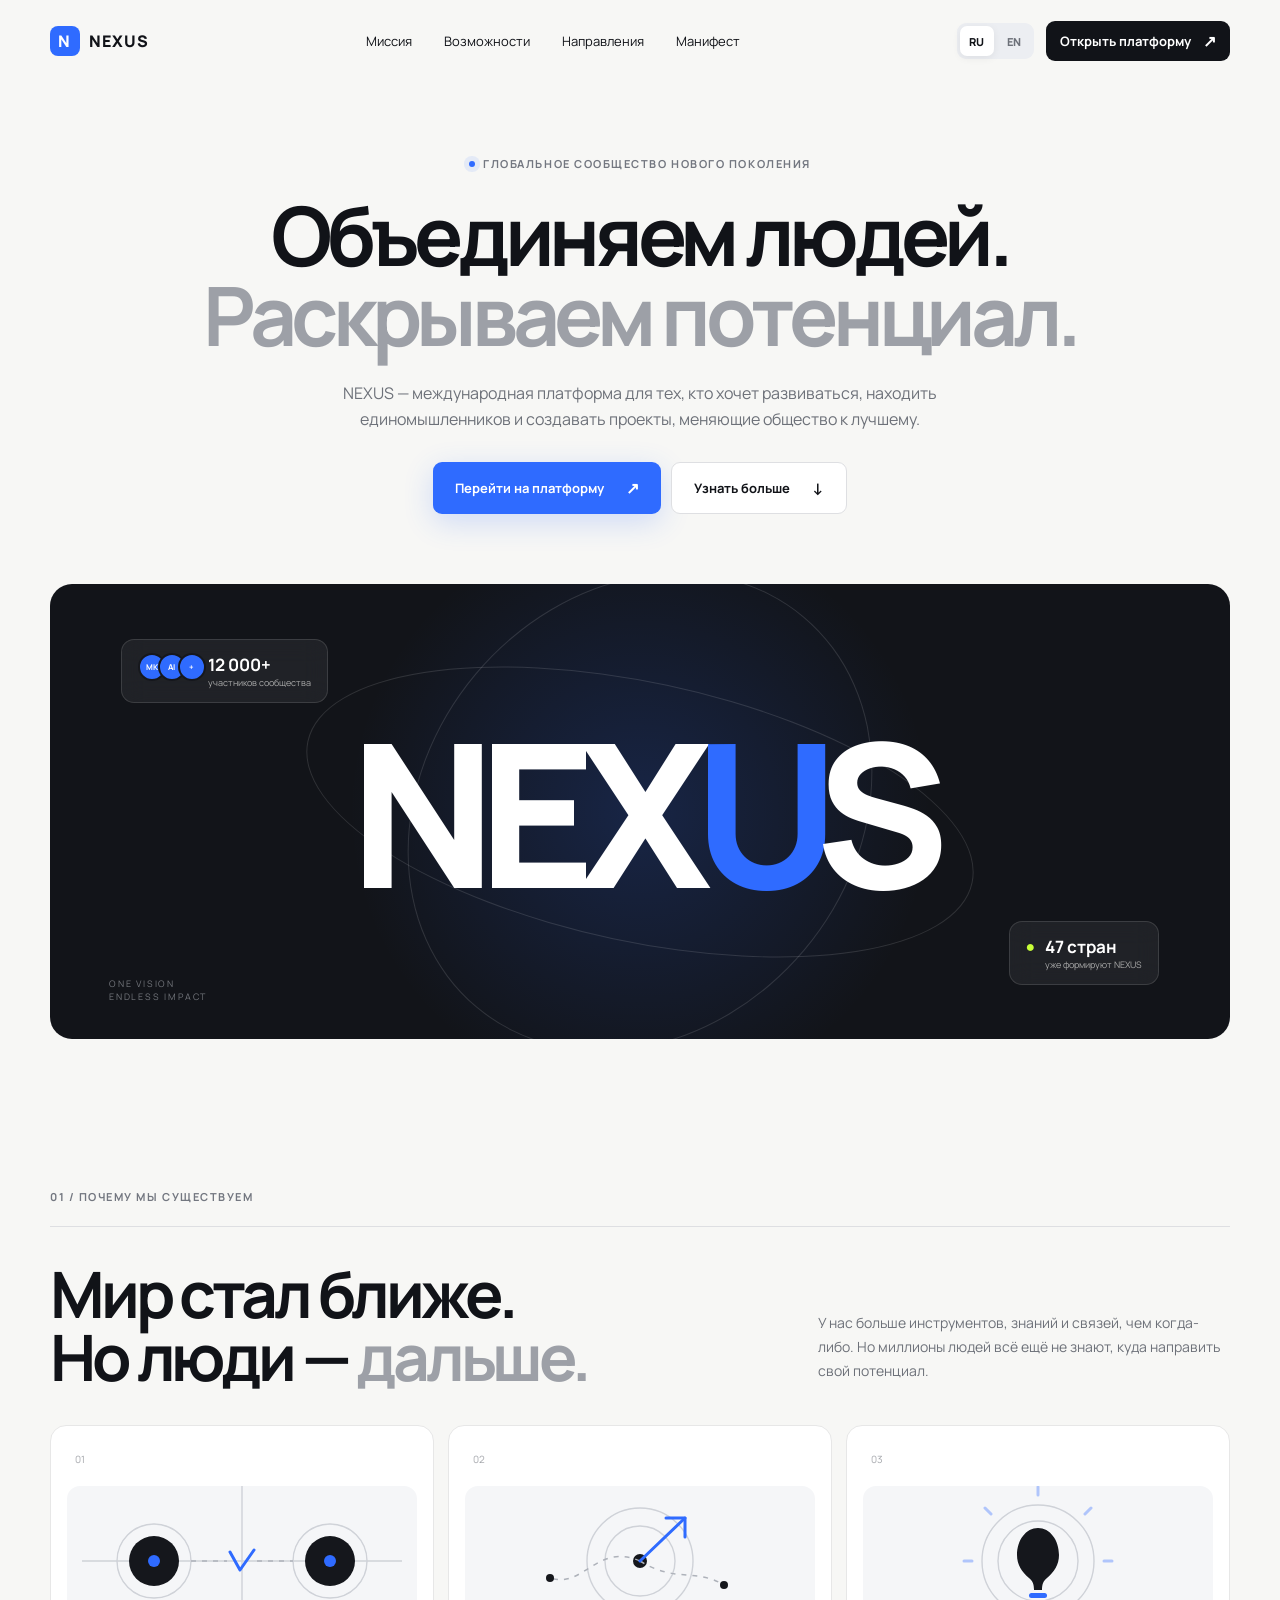
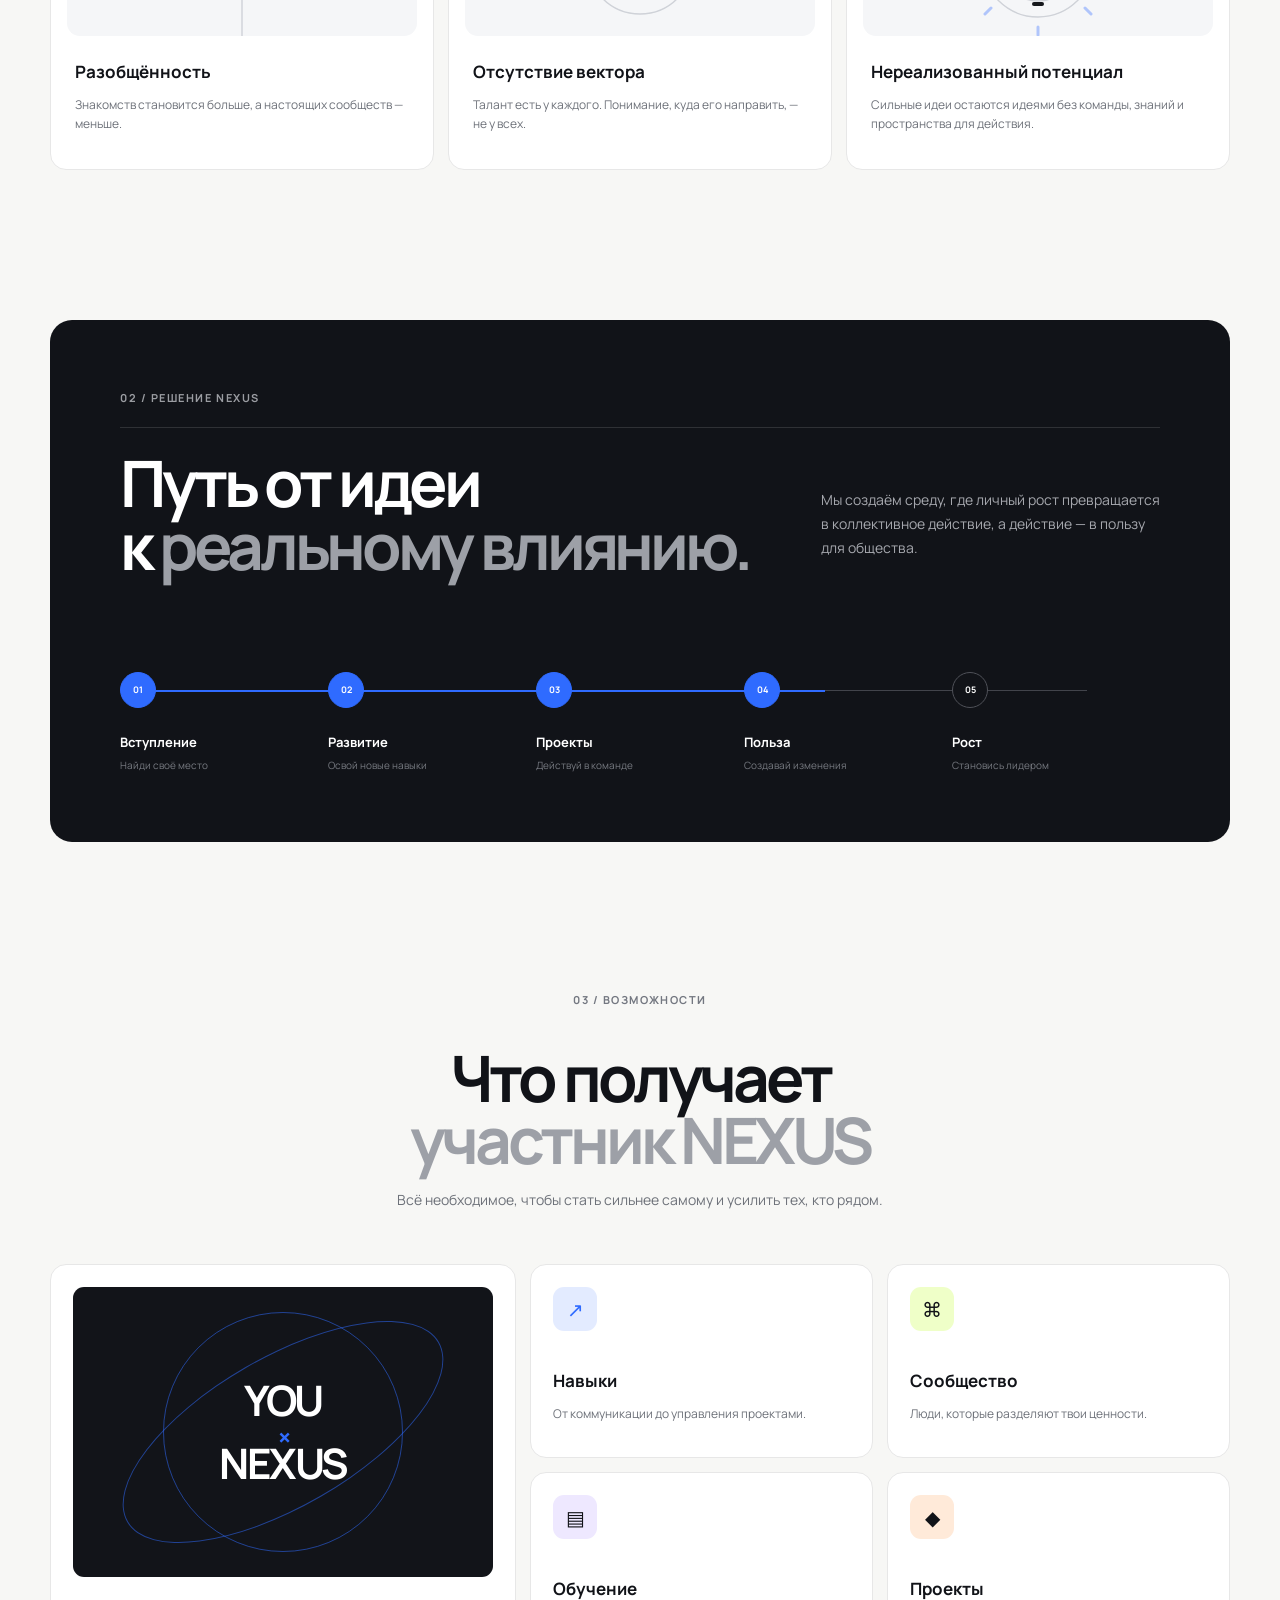
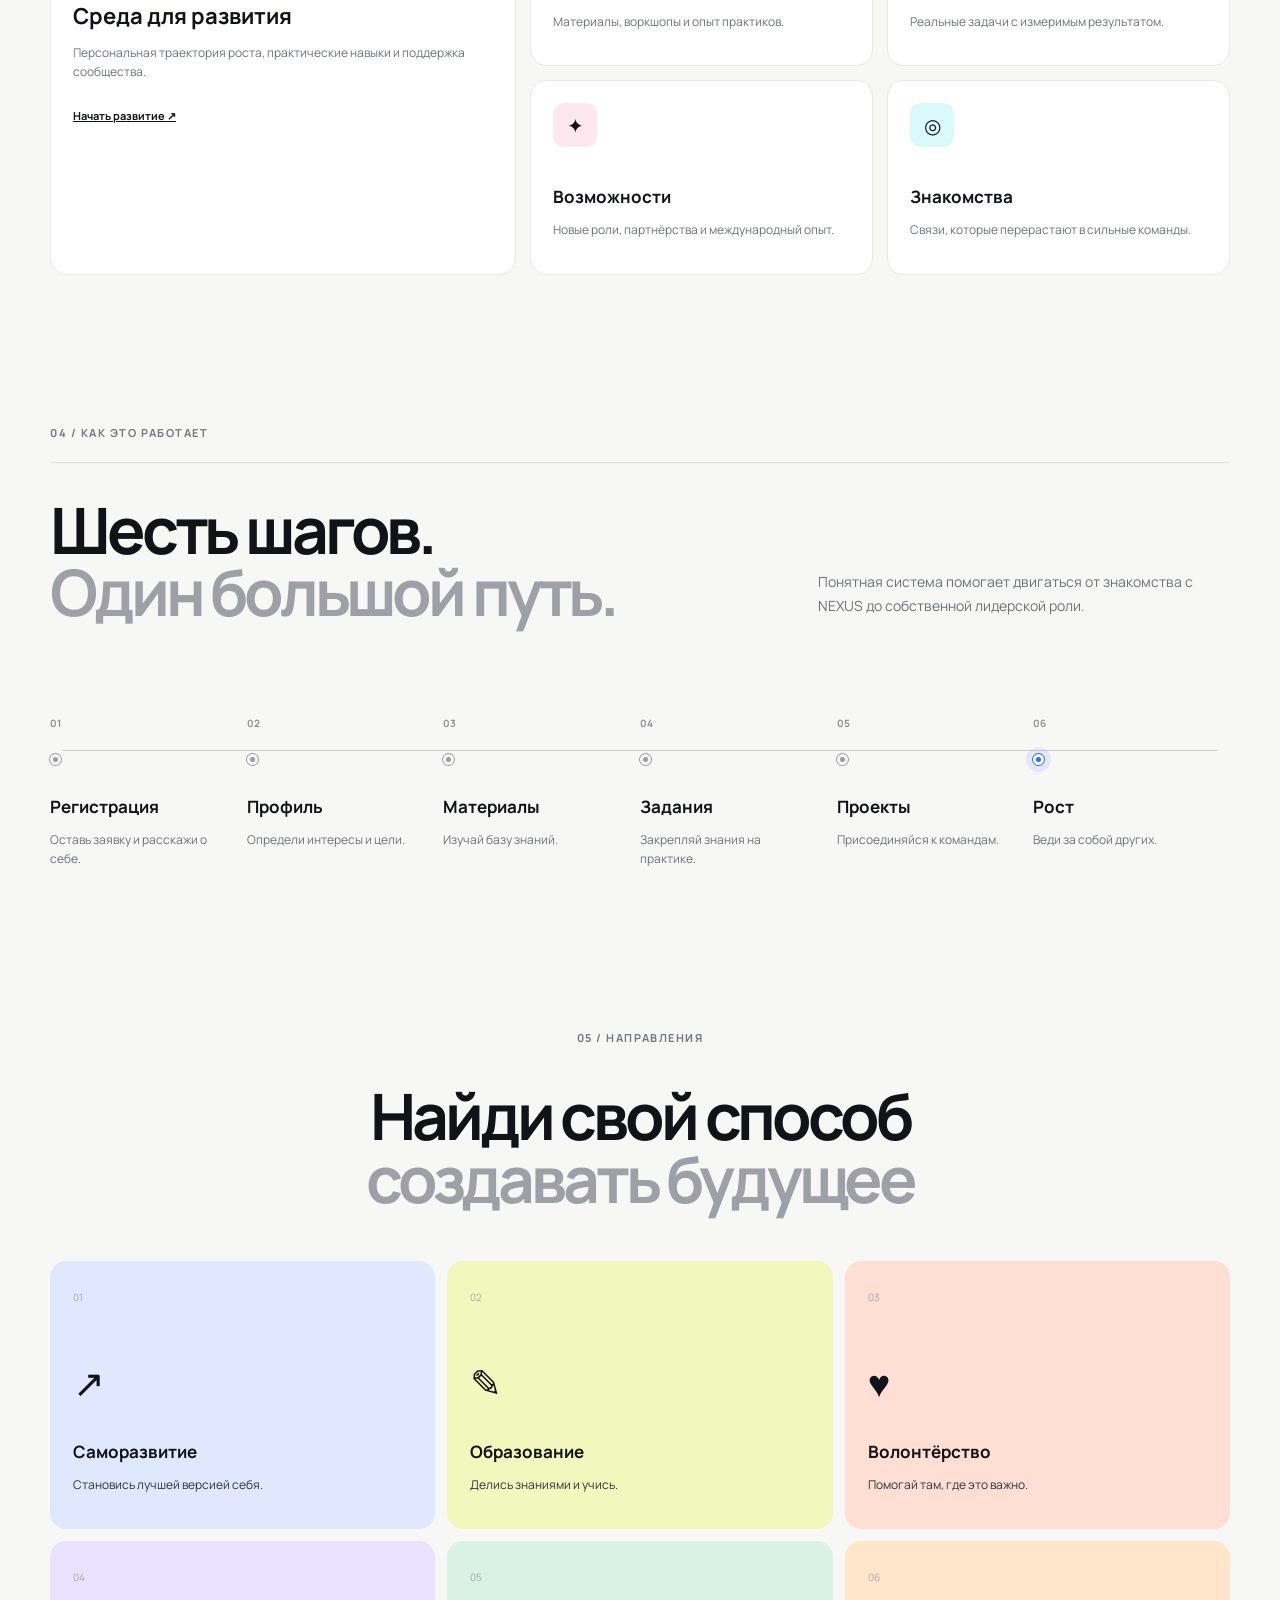
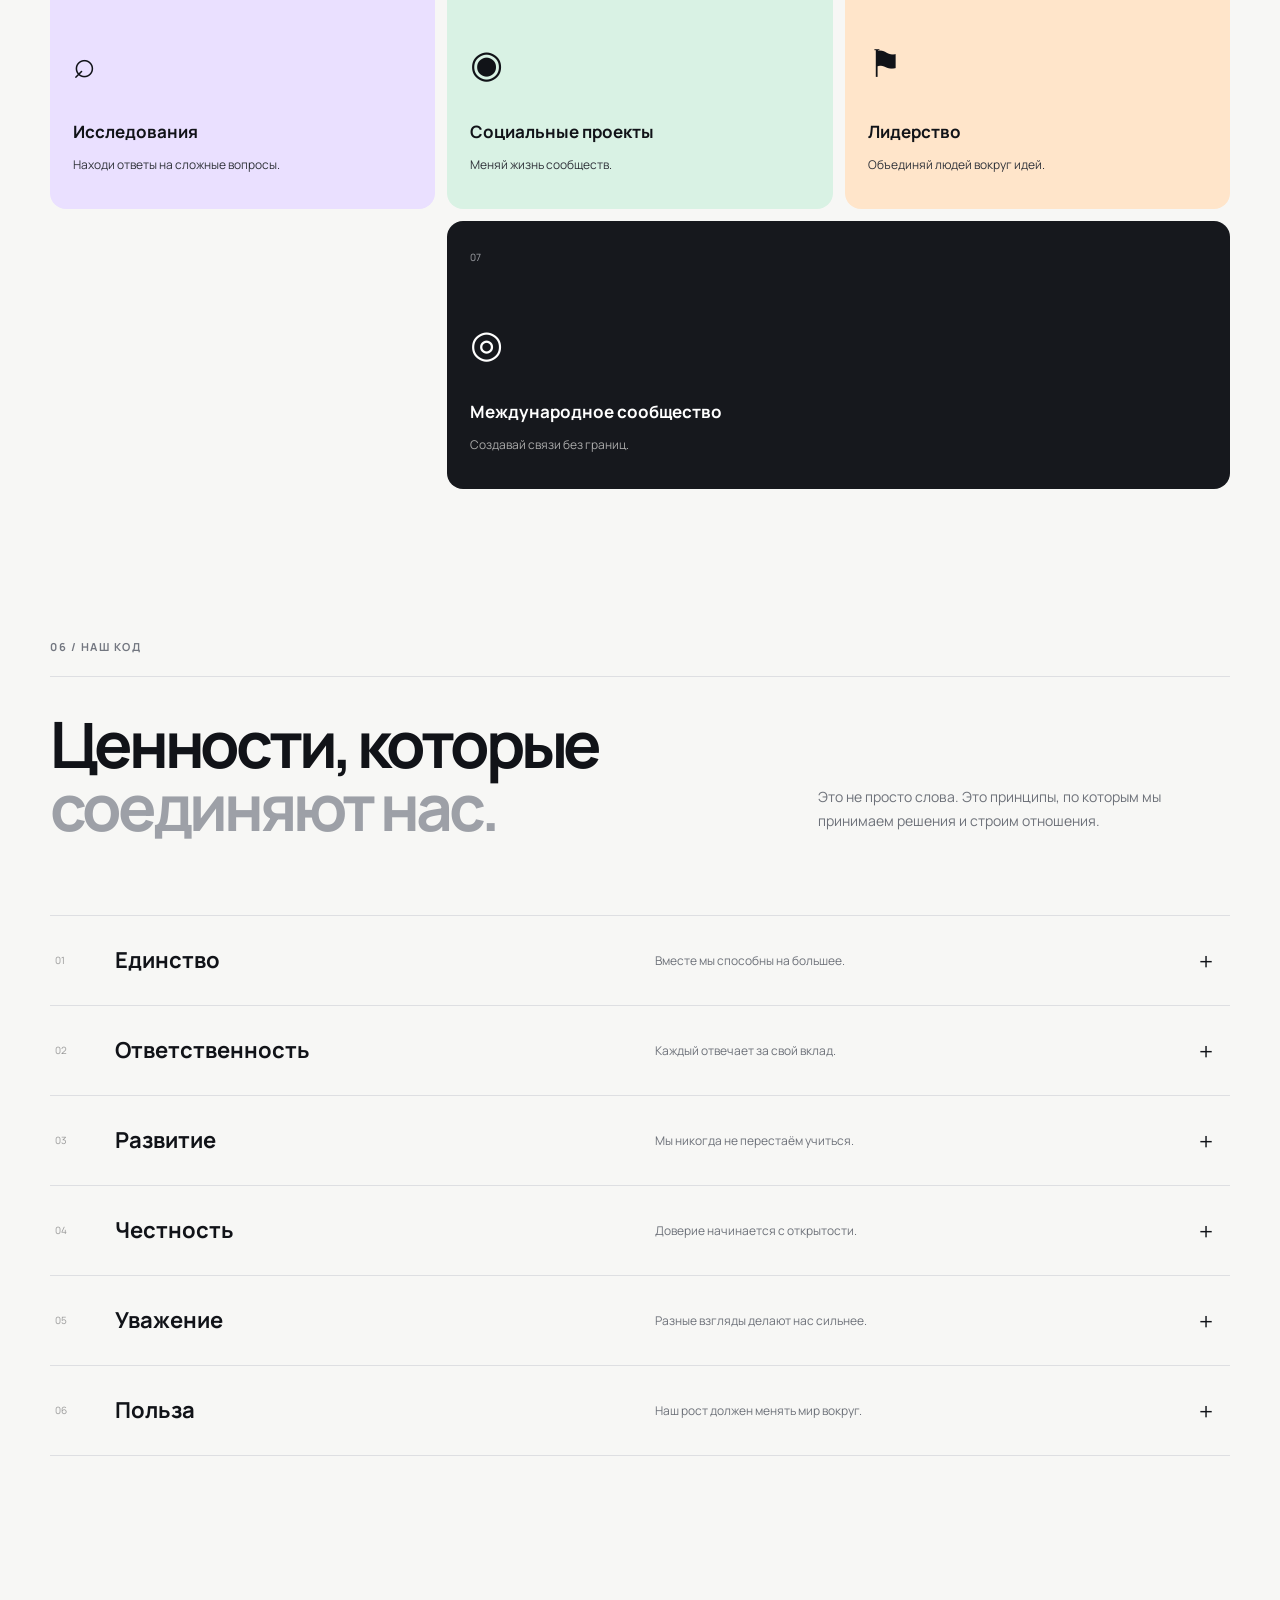
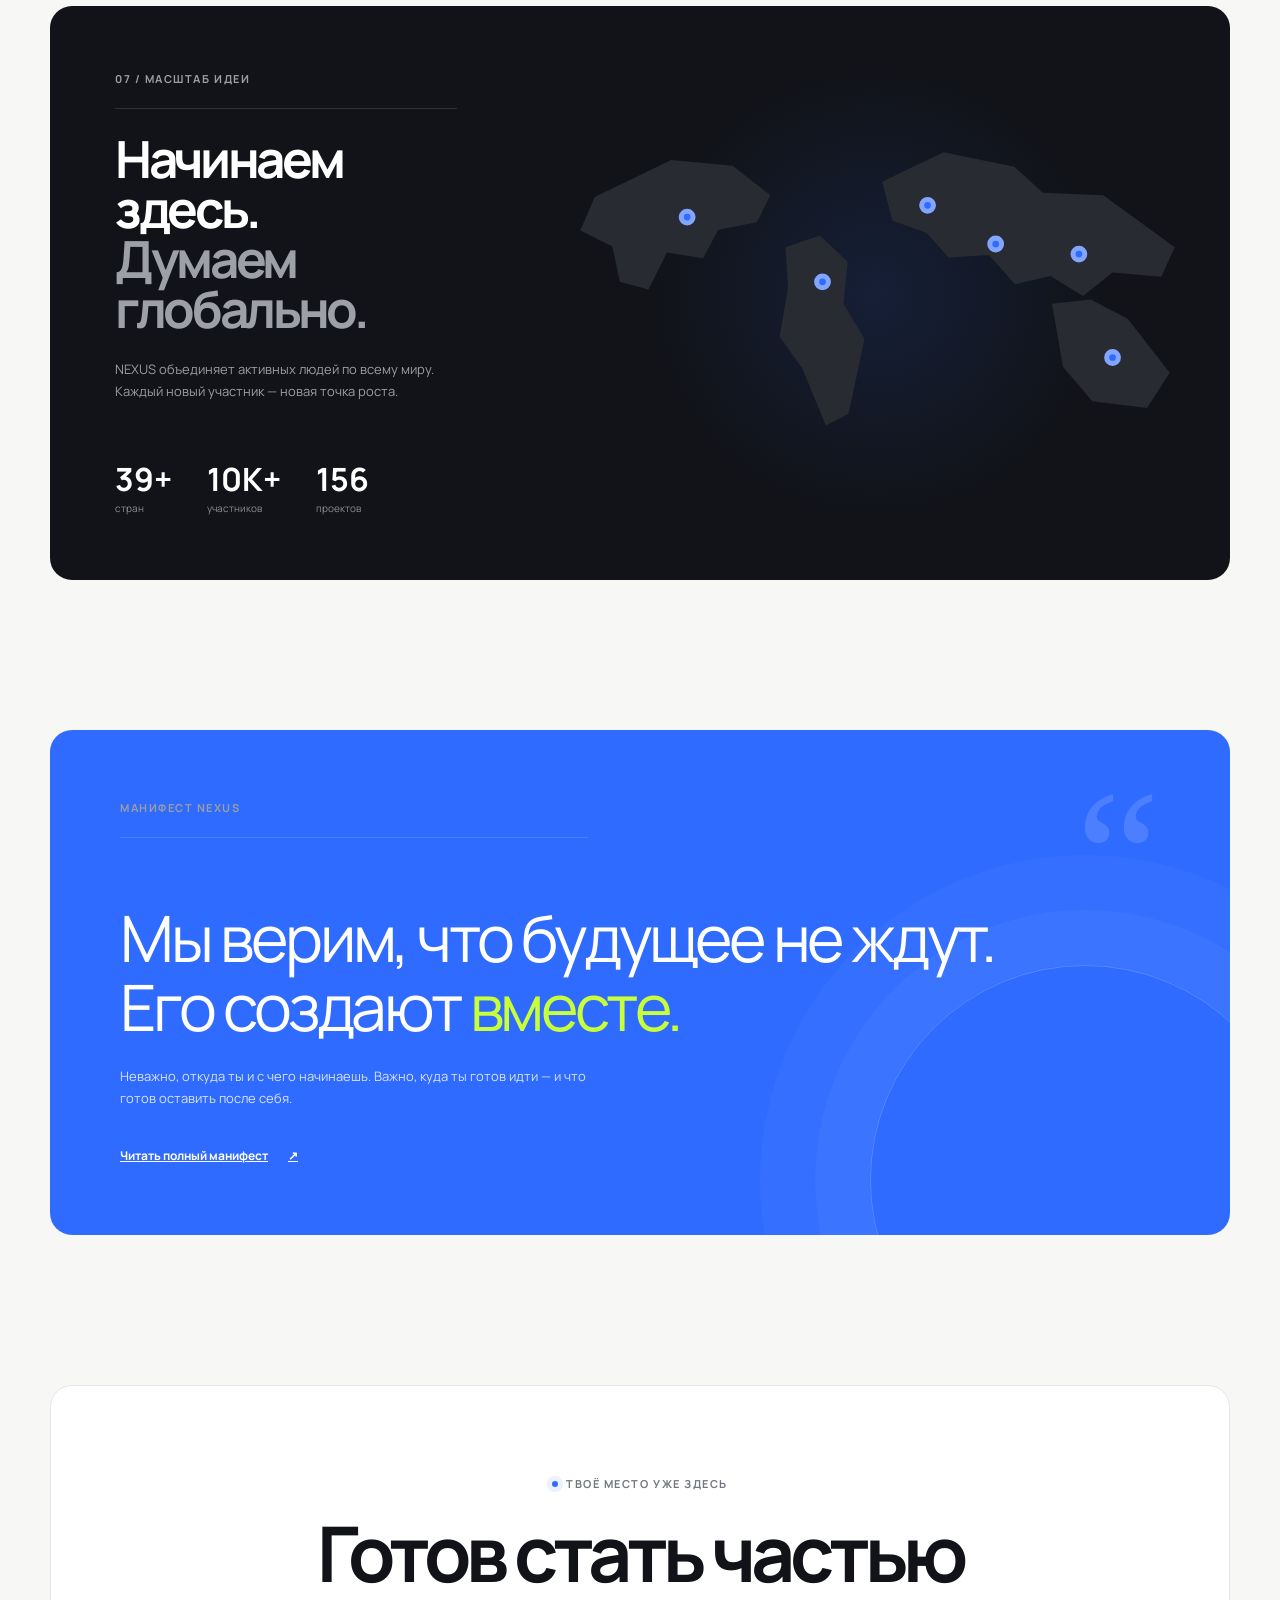
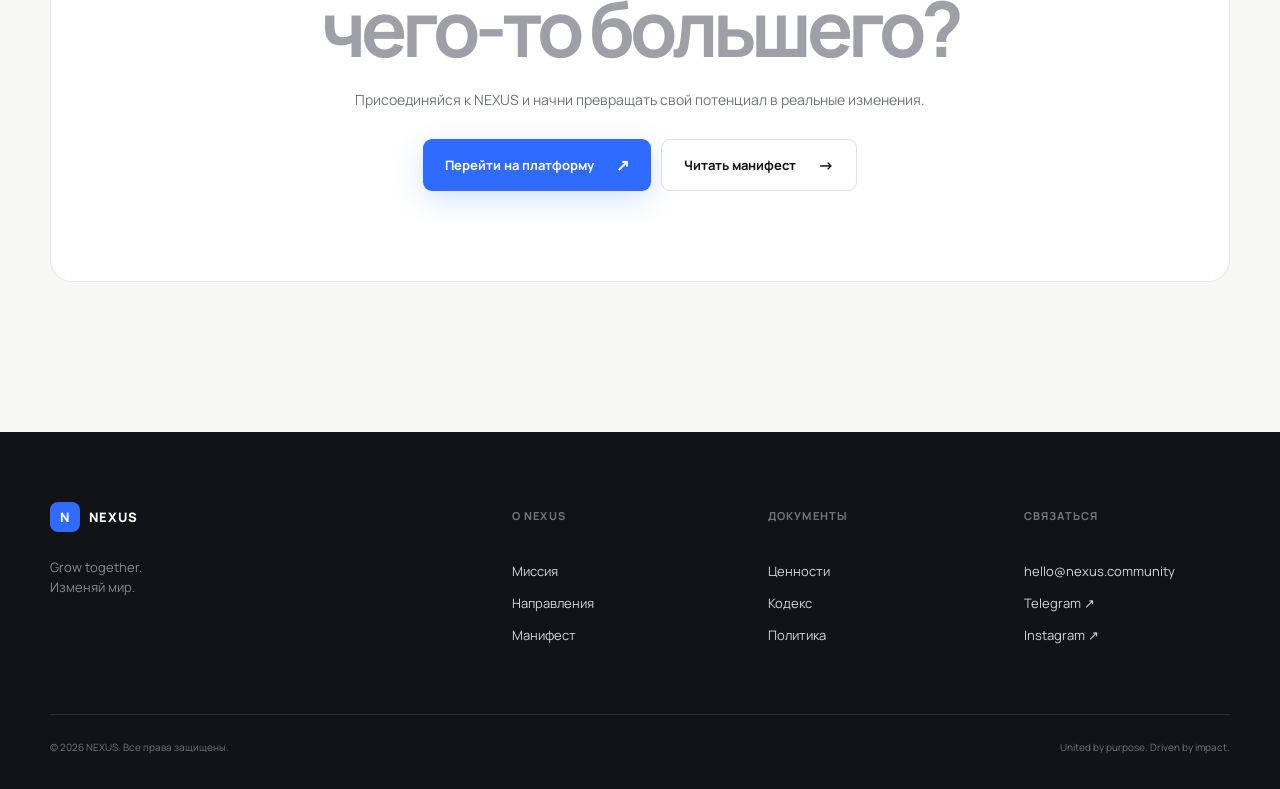
<file: index.html>
<!doctype html>
<html lang="ru">
<head>
  <meta charset="UTF-8">
  <meta name="viewport" content="width=device-width, initial-scale=1.0">
  <meta name="description" content="NEXUS — международное сообщество людей, которые развиваются и превращают идеи в пользу для общества.">
  <title>NEXUS — Grow together. Изменяй мир.</title>
  <link rel="preconnect" href="https://fonts.googleapis.com">
  <link rel="preconnect" href="https://fonts.gstatic.com" crossorigin>
  <link href="https://fonts.googleapis.com/css2?family=Manrope:wght@400;500;600;700;800&display=swap" rel="stylesheet">
  <link rel="stylesheet" href="styles.css">
  <style>
    .problem-grid article{overflow:hidden;padding-top:20px}.problem-visual{height:150px;margin:18px -8px 24px;border-radius:13px;background:#f5f6f8;display:grid;place-items:center;position:relative;overflow:hidden}.problem-visual svg{width:100%;height:100%;display:block}.problem-visual .line{fill:none;stroke:#15171c;stroke-width:2.2;stroke-linecap:round;stroke-linejoin:round}.problem-visual .soft{fill:none;stroke:#cfd2d8;stroke-width:1.4}.problem-visual .fill{fill:#15171c}.problem-visual .accent{fill:#2f6bff}.problem-visual .accent-line{fill:none;stroke:#2f6bff;stroke-width:3;stroke-linecap:round;stroke-linejoin:round}.problem-visual .dash{fill:none;stroke:#aeb2ba;stroke-width:1.5;stroke-dasharray:5 6}.problem-visual svg *{transition:transform .45s ease,opacity .45s ease}.problem-grid article:hover .visual-disconnect .node-left{transform:translateX(-5px)}.problem-grid article:hover .visual-disconnect .node-right{transform:translateX(5px)}.problem-grid article:hover .visual-direction .arrow{transform:translate(7px,-7px)}.problem-grid article:hover .visual-potential .core{transform:scale(1.14);transform-origin:center}.problem-grid article:hover .visual-potential .ray{opacity:1}
    @media(max-width:800px){.nav-links.open{display:flex;position:absolute;top:72px;left:0;right:0;flex-direction:column;gap:18px;padding:24px;background:#fff;border:1px solid #e4e4e4;border-radius:14px;box-shadow:0 16px 45px #1112}.problem-visual{height:165px}}
  </style>
<link rel="stylesheet" href="language.css"></head>
<body>
  <header class="nav shell">
    <a class="brand" href="#top" aria-label="NEXUS, на главную"><span class="brand-mark">N</span><span>NEXUS</span></a>
    <nav class="nav-links" aria-label="Основная навигация">
      <a href="#mission">Миссия</a><a href="#benefits">Возможности</a><a href="#directions">Направления</a><a href="#manifesto">Манифест</a>
    </nav>
    <div class="nav-actions"><div class="language-switch" aria-label="Выбор языка"><span class="active">RU</span><a href="index-en.html">EN</a></div><a class="btn btn-dark btn-small" href="platform/index.html">Открыть платформу <span>↗</span></a></div>
    <div class="mobile-nav-tools"><div class="language-switch" aria-label="Выбор языка"><span class="active">RU</span><a href="index-en.html">EN</a></div><button class="menu" aria-label="Открыть меню" aria-expanded="false"><span></span><span></span></button></div>
  </header>

  <main id="top">
    <section class="hero shell reveal">
      <div class="eyebrow"><i></i> Глобальное сообщество нового поколения</div>
      <h1>Объединяем людей.<br><span>Раскрываем потенциал.</span></h1>
      <p class="lead">NEXUS — международная платформа для тех, кто хочет развиваться, находить единомышленников и создавать проекты, меняющие общество к лучшему.</p>
      <div class="hero-actions"><a class="btn btn-blue" href="platform/index.html">Перейти на платформу <span>↗</span></a><a class="btn btn-light" href="#mission">Узнать больше <span>↓</span></a></div>
      <div class="hero-stage">
        <div class="orbit orbit-a"></div><div class="orbit orbit-b"></div>
        <div class="hero-word">NEX<span>U</span>S</div>
        <div class="float-card card-one"><div class="avatar-stack"><b>MK</b><b>AI</b><b>+</b></div><strong>12 000+</strong><small>участников сообщества</small></div>
        <div class="float-card card-two"><span class="pulse">●</span><strong>47 стран</strong><small>уже формируют NEXUS</small></div>
        <p class="stage-note">ONE VISION<br>ENDLESS IMPACT</p>
      </div>
    </section>

    <section class="problem section shell reveal" id="mission">
      <div class="section-kicker">01 / Почему мы существуем</div>
      <div class="split-head"><h2>Мир стал ближе.<br>Но люди — <span>дальше.</span></h2><p>У нас больше инструментов, знаний и связей, чем когда-либо. Но миллионы людей всё ещё не знают, куда направить свой потенциал.</p></div>
      <div class="problem-grid">
        <article><span>01</span><div class="problem-visual"><svg class="visual-disconnect" viewBox="0 0 320 150" aria-hidden="true"><path class="soft" d="M0 75h320M160 0v150"/><g class="node-left"><circle class="fill" cx="72" cy="75" r="25"/><circle class="soft" cx="72" cy="75" r="37"/><circle class="accent" cx="72" cy="75" r="6"/></g><g class="node-right"><circle class="fill" cx="248" cy="75" r="25"/><circle class="soft" cx="248" cy="75" r="37"/><circle class="accent" cx="248" cy="75" r="6"/></g><path class="dash" d="M109 75h36m30 0h36"/><path class="accent-line" d="M148 66l10 18 14-20"/></svg></div><h3>Разобщённость</h3><p>Знакомств становится больше, а настоящих сообществ — меньше.</p></article>
        <article><span>02</span><div class="problem-visual"><svg class="visual-direction" viewBox="0 0 320 150" aria-hidden="true"><circle class="soft" cx="160" cy="75" r="53"/><circle class="soft" cx="160" cy="75" r="35"/><circle class="fill" cx="160" cy="75" r="7"/><path class="dash" d="M160 75C117 56 104 103 70 92M160 75c35 22 56 7 84 24"/><g class="arrow"><path class="accent-line" d="M160 75l45-43"/><path class="accent-line" d="M186 32h19v19"/></g><circle class="fill" cx="70" cy="92" r="4"/><circle class="fill" cx="244" cy="99" r="4"/></svg></div><h3>Отсутствие вектора</h3><p>Талант есть у каждого. Понимание, куда его направить, — не у всех.</p></article>
        <article><span>03</span><div class="problem-visual"><svg class="visual-potential" viewBox="0 0 320 150" aria-hidden="true"><circle class="soft" cx="160" cy="75" r="56"/><circle class="soft" cx="160" cy="75" r="40"/><g class="ray" opacity=".35"><path class="accent-line" d="M160 9V1M160 149v-8M94 75h-8M234 75h-8M113 28l-6-6M207 122l6 6M207 28l6-6M113 122l-6 6"/></g><g class="core"><path class="fill" d="M139 69c0-15 9-27 21-27s21 12 21 27c0 10-5 17-12 23-4 3-5 7-5 12h-8c0-5-1-9-5-12-7-6-12-13-12-23z"/><rect class="accent" x="151" y="107" width="18" height="5" rx="2.5"/><rect class="fill" x="154" y="116" width="12" height="4" rx="2"/></g></svg></div><h3>Нереализованный потенциал</h3><p>Сильные идеи остаются идеями без команды, знаний и пространства для действия.</p></article>
      </div>
    </section>

    <section class="solution section shell reveal">
      <div class="dark-panel">
        <div class="section-kicker light">02 / Решение NEXUS</div>
        <div class="solution-head"><h2>Путь от идеи<br>к <span>реальному влиянию.</span></h2><p>Мы создаём среду, где личный рост превращается в коллективное действие, а действие — в пользу для общества.</p></div>
        <div class="path">
          <div class="path-line"><i></i></div>
          <article><b>01</b><span>Вступление</span><small>Найди своё место</small></article>
          <article><b>02</b><span>Развитие</span><small>Освой новые навыки</small></article>
          <article><b>03</b><span>Проекты</span><small>Действуй в команде</small></article>
          <article><b>04</b><span>Польза</span><small>Создавай изменения</small></article>
          <article><b>05</b><span>Рост</span><small>Становись лидером</small></article>
        </div>
      </div>
    </section>

    <section class="benefits section shell reveal" id="benefits">
      <div class="center-head"><div class="section-kicker">03 / Возможности</div><h2>Что получает<br><span>участник NEXUS</span></h2><p>Всё необходимое, чтобы стать сильнее самому и усилить тех, кто рядом.</p></div>
      <div class="benefit-grid">
        <article class="benefit-feature"><div class="feature-visual"><div class="ring r1"></div><div class="ring r2"></div><strong>YOU<br><span>×</span><br>NEXUS</strong></div><h3>Среда для развития</h3><p>Персональная траектория роста, практические навыки и поддержка сообщества.</p><a href="#join">Начать развитие ↗</a></article>
        <div class="mini-grid">
          <article><div class="mini-icon blue">↗</div><h3>Навыки</h3><p>От коммуникации до управления проектами.</p></article>
          <article><div class="mini-icon lime">⌘</div><h3>Сообщество</h3><p>Люди, которые разделяют твои ценности.</p></article>
          <article><div class="mini-icon violet">▤</div><h3>Обучение</h3><p>Материалы, воркшопы и опыт практиков.</p></article>
          <article><div class="mini-icon orange">◆</div><h3>Проекты</h3><p>Реальные задачи с измеримым результатом.</p></article>
          <article><div class="mini-icon pink">✦</div><h3>Возможности</h3><p>Новые роли, партнёрства и международный опыт.</p></article>
          <article><div class="mini-icon cyan">◎</div><h3>Знакомства</h3><p>Связи, которые перерастают в сильные команды.</p></article>
        </div>
      </div>
    </section>

    <section class="how section shell reveal">
      <div class="section-kicker">04 / Как это работает</div>
      <div class="split-head"><h2>Шесть шагов.<br><span>Один большой путь.</span></h2><p>Понятная система помогает двигаться от знакомства с NEXUS до собственной лидерской роли.</p></div>
      <div class="steps">
        <article><b>01</b><div class="step-dot"></div><h3>Регистрация</h3><p>Оставь заявку и расскажи о себе.</p></article>
        <article><b>02</b><div class="step-dot"></div><h3>Профиль</h3><p>Определи интересы и цели.</p></article>
        <article><b>03</b><div class="step-dot"></div><h3>Материалы</h3><p>Изучай базу знаний.</p></article>
        <article><b>04</b><div class="step-dot"></div><h3>Задания</h3><p>Закрепляй знания на практике.</p></article>
        <article><b>05</b><div class="step-dot"></div><h3>Проекты</h3><p>Присоединяйся к командам.</p></article>
        <article><b>06</b><div class="step-dot active"></div><h3>Рост</h3><p>Веди за собой других.</p></article>
      </div>
    </section>

    <section class="directions section shell reveal" id="directions">
      <div class="center-head"><div class="section-kicker">05 / Направления</div><h2>Найди свой способ<br><span>создавать будущее</span></h2></div>
      <div class="direction-grid">
        <article class="d-blue"><span>01</span><div>↗</div><h3>Саморазвитие</h3><p>Становись лучшей версией себя.</p></article>
        <article class="d-yellow"><span>02</span><div>✎</div><h3>Образование</h3><p>Делись знаниями и учись.</p></article>
        <article class="d-coral"><span>03</span><div>♥</div><h3>Волонтёрство</h3><p>Помогай там, где это важно.</p></article>
        <article class="d-violet"><span>04</span><div>⌕</div><h3>Исследования</h3><p>Находи ответы на сложные вопросы.</p></article>
        <article class="d-green"><span>05</span><div>◉</div><h3>Социальные проекты</h3><p>Меняй жизнь сообществ.</p></article>
        <article class="d-orange"><span>06</span><div>⚑</div><h3>Лидерство</h3><p>Объединяй людей вокруг идей.</p></article>
        <article class="d-dark wide"><span>07</span><div>◎</div><h3>Международное сообщество</h3><p>Создавай связи без границ.</p></article>
      </div>
    </section>

    <section class="values section shell reveal">
      <div class="section-kicker">06 / Наш код</div><div class="split-head"><h2>Ценности, которые<br><span>соединяют нас.</span></h2><p>Это не просто слова. Это принципы, по которым мы принимаем решения и строим отношения.</p></div>
      <div class="value-row"><span>01</span><h3>Единство</h3><p>Вместе мы способны на большее.</p><b>＋</b></div>
      <div class="value-row"><span>02</span><h3>Ответственность</h3><p>Каждый отвечает за свой вклад.</p><b>＋</b></div>
      <div class="value-row"><span>03</span><h3>Развитие</h3><p>Мы никогда не перестаём учиться.</p><b>＋</b></div>
      <div class="value-row"><span>04</span><h3>Честность</h3><p>Доверие начинается с открытости.</p><b>＋</b></div>
      <div class="value-row"><span>05</span><h3>Уважение</h3><p>Разные взгляды делают нас сильнее.</p><b>＋</b></div>
      <div class="value-row"><span>06</span><h3>Польза</h3><p>Наш рост должен менять мир вокруг.</p><b>＋</b></div>
    </section>

    <section class="scale section shell reveal">
      <div class="map-panel">
        <div class="map-copy"><div class="section-kicker light">07 / Масштаб идеи</div><h2>Начинаем здесь.<br><span>Думаем глобально.</span></h2><p>NEXUS объединяет активных людей по всему миру. Каждый новый участник — новая точка роста.</p><div class="stats"><div><strong data-count="47">0</strong><small>стран</small></div><div><strong data-count="12000">0</strong><small>участников</small></div><div><strong data-count="186">0</strong><small>проектов</small></div></div></div>
        <div class="map" aria-label="Карта международного сообщества"><svg viewBox="0 0 800 430" role="img"><path d="M94 87l62-30 73 7 45 35-16 32-46 9-18 34-43-7-22 44-34-9-9-42-38-19 17-40zm198 74 41-14 33 31-5 50 25 42-19 89-27 14-28-68-27-38 10-58zm115-78 73-35 84 17 34 31 72 3 85 62-16 35-58-5-35 28-39-24-42 10-31-35-48 3-26-29-41-15zm202 145 46-5 44 23 50 64-27 42-65-8-35-41z"/><g><circle cx="175" cy="125" r="7"/><circle cx="336" cy="202" r="7"/><circle cx="461" cy="111" r="7"/><circle cx="542" cy="157" r="7"/><circle cx="641" cy="169" r="7"/><circle cx="681" cy="292" r="7"/></g></svg></div>
      </div>
    </section>

    <section class="manifesto section shell reveal" id="manifesto">
        <div class="manifest-card"><span class="quote">“</span><div class="section-kicker light">Манифест NEXUS</div><blockquote>Мы верим, что будущее не ждут.<br>Его создают <em>вместе.</em></blockquote><p>Неважно, откуда ты и с чего начинаешь. Важно, куда ты готов идти — и что готов оставить после себя.</p><a class="text-link" href="manifesto.html">Читать полный манифест <span>↗</span></a><div class="manifest-orb"></div></div>
    </section>

    <section class="join section shell reveal" id="join">
      <div class="join-inner"><div class="eyebrow"><i></i> Твоё место уже здесь</div><h2>Готов стать частью<br><span>чего-то большего?</span></h2><p>Присоединяйся к NEXUS и начни превращать свой потенциал в реальные изменения.</p><div class="hero-actions"><a class="btn btn-blue" href="platform/index.html">Перейти на платформу <span>↗</span></a><a class="btn btn-light" href="manifesto.html">Читать манифест <span>→</span></a></div></div>
    </section>
  </main>

  <footer class="footer">
    <div class="shell footer-top"><div class="footer-brand"><a class="brand inverse" href="#top"><span class="brand-mark">N</span><span>NEXUS</span></a><p>Grow together.<br>Изменяй мир.</p></div><div><h4>О NEXUS</h4><a href="#mission">Миссия</a><a href="#directions">Направления</a><a href="manifesto.html">Манифест</a></div><div><h4>Документы</h4><a href="values.html">Ценности</a><a href="code.html">Кодекс</a><a href="policy.html">Политика</a></div><div><h4>Связаться</h4><a href="mailto:hello@nexus.community">hello@nexus.community</a><a href="#">Telegram ↗</a><a href="#">Instagram ↗</a></div></div>
    <div class="shell footer-bottom"><span>© 2026 NEXUS. Все права защищены.</span><span>United by purpose. Driven by impact.</span></div>
  </footer>
  <script src="script.js"></script>
</body>
</html>
</file>
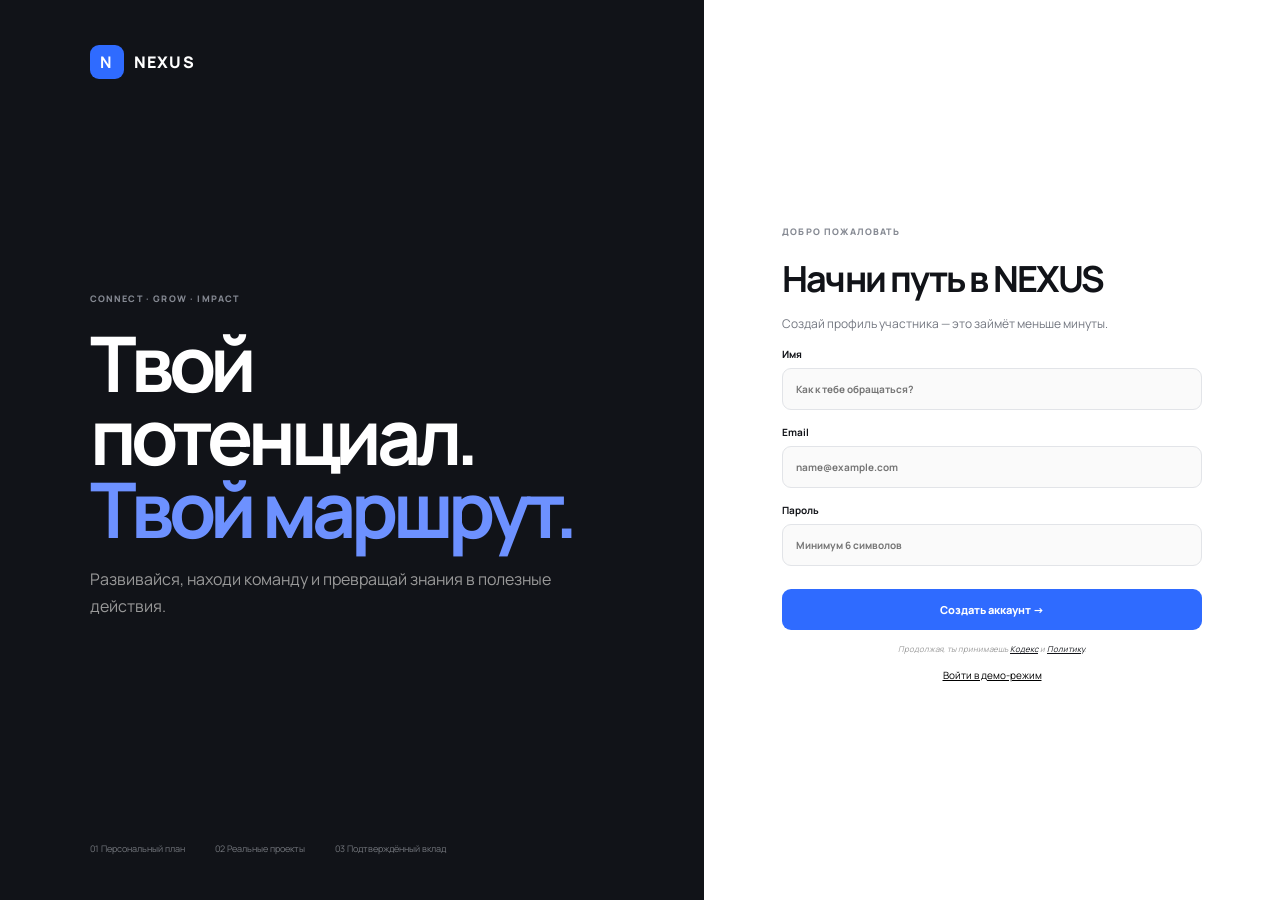
<file: platform/index.html>
<!doctype html><html lang="ru"><head><meta charset="UTF-8"><meta name="viewport" content="width=device-width,initial-scale=1"><title>NEXUS Platform</title><link rel="preconnect" href="https://fonts.googleapis.com"><link rel="preconnect" href="https://fonts.gstatic.com" crossorigin><link href="https://fonts.googleapis.com/css2?family=Manrope:wght@400;500;600;700;800&display=swap" rel="stylesheet"><link rel="stylesheet" href="app.css"></head><body>
<section id="auth" class="auth"><div class="auth-cover"><a class="logo" href="../index.html"><b>N</b>NEXUS</a><div><small>CONNECT · GROW · IMPACT</small><h1>Твой потенциал.<br><span>Твой маршрут.</span></h1><p>Развивайся, находи команду и превращай знания в полезные действия.</p></div><div class="cover-list"><span>01 Персональный план</span><span>02 Реальные проекты</span><span>03 Подтверждённый вклад</span></div></div><div class="auth-box"><form id="authForm"><small>ДОБРО ПОЖАЛОВАТЬ</small><h2>Начни путь в NEXUS</h2><p>Создай профиль участника — это займёт меньше минуты.</p><label>Имя<input id="name" placeholder="Как к тебе обращаться?" required></label><label>Email<input id="email" type="email" placeholder="name@example.com" required></label><label>Пароль<input id="password" type="password" minlength="6" placeholder="Минимум 6 символов" required></label><button class="primary">Создать аккаунт →</button><em>Продолжая, ты принимаешь <a href="../code.html">Кодекс</a> и <a href="../policy.html">Политику</a>.</em><button type="button" class="demo" id="demo">Войти в демо-режим</button></form></div></section>
<section id="onboard" class="onboard hidden"><header><a class="logo" href="../index.html"><b>N</b>NEXUS</a><span id="stepLabel">Шаг 1 из 3</span></header><div class="progress"><i id="stepBar"></i></div><main><div class="step active"><small>ТВОИ ИНТЕРЕСЫ</small><h2>Что тебя вдохновляет?</h2><p>Выбери несколько направлений для персональных рекомендаций.</p><div class="choices multi" data-key="interests"><button>Образование</button><button>Технологии</button><button>Волонтёрство</button><button>Исследования</button><button>Предпринимательство</button><button>Экология</button></div></div><div class="step"><small>ТВОЯ ЦЕЛЬ</small><h2>Куда ты хочешь прийти?</h2><p>Выбери главный фокус на ближайшие три месяца.</p><div class="choices single" data-key="goal"><button>Освоить новый навык</button><button>Найти сильное окружение</button><button>Запустить свой проект</button><button>Стать частью полезной инициативы</button></div></div><div class="step"><small>ТВОЙ РИТМ</small><h2>Сколько времени ты готов уделять?</h2><p>Маршрут адаптируется под твой реальный график.</p><div class="choices single" data-key="time"><button>До 2 часов в неделю</button><button>3–5 часов в неделю</button><button>6–10 часов в неделю</button><button>Больше 10 часов</button></div></div><div class="step-actions"><button id="prev" class="secondary" disabled>← Назад</button><button id="next" class="primary">Продолжить →</button></div></main></section>
<div id="app" class="app hidden"><aside><a class="logo light" href="../index.html"><b>N</b>NEXUS</a><nav><button class="active" data-page="home">⌂ <span>Главная</span></button><button data-page="path">↗ <span>Мой маршрут</span></button><button data-page="learn">▤ <span>Обучение</span></button><button data-page="projects">◆ <span>Проекты</span><em>3</em></button><button data-page="community">◎ <span>Сообщество</span></button><button data-page="profile">○ <span>Профиль</span></button></nav><div class="user"><div class="avatar">A</div><div><b class="user-name">Участник</b><small>Уровень 2</small></div></div></aside><section class="workspace"><header><button id="menu">☰</button><div class="search">⌕ <input placeholder="Поиск по NEXUS"></div><div class="score">✦ <b class="points">280</b><small> вклад</small></div></header><main>
<article id="home" class="page active"><div class="page-head"><div><small>ТВОЯ ПАНЕЛЬ РАЗВИТИЯ</small><h1>Добрый день, <span class="first-name">участник</span>!</h1><p>Сегодня отличный день, чтобы сделать ещё один шаг вперёд.</p></div><time id="today"></time></div><div class="stats"><div><small>ТЕКУЩИЙ УРОВЕНЬ</small><b>02</b><i><span style="width:68%"></span></i><em>320 XP до уровня 3</em></div><div><small>СЕРИЯ РАЗВИТИЯ</small><b>12 <sup>дней</sup></b><em>Личный рекорд: 16</em></div><div><small>ОЧКИ ВКЛАДА</small><b class="points">280</b><em>Выше, чем у 64% участников</em></div><div><small>ЗАДАЧИ НЕДЕЛИ</small><b><span id="done">2</span><sup>/ 5</sup></b><em>Продолжай в том же темпе</em></div></div><div class="dashboard"><section class="panel"><div class="panel-title"><div><small>ПЕРСОНАЛЬНЫЙ МАРШРУТ</small><h2>Твой фокус на сегодня</h2></div><button data-page="path">Весь маршрут →</button></div><div class="focus"><div class="focus-art">N <i>↗</i></div><div><small>ОБУЧЕНИЕ · 20 МИН</small><h3>Основы проектного мышления</h3><p>Модуль 2: От проблемы к проверяемой гипотезе</p><i class="bar"><span style="width:45%"></span></i></div><button data-action="course">→</button></div><div class="tasks"><label><input type="checkbox" checked><i></i><span><b>Заполнить профиль навыков</b><small>Личное развитие · +20 очков</small></span></label><label><input type="checkbox" checked><i></i><span><b>Изучить вводный модуль</b><small>Обучение · +30 очков</small></span></label><label><input type="checkbox"><i></i><span><b>Откликнуться на проект</b><small>Практика · +40 очков</small></span></label></div></section><section class="panel contribution"><small>ТВОЙ ВКЛАД</small><h2>Создавай пользу</h2><div class="ring"><strong class="points">280</strong><span>очков</span></div><ul><li><i class="blue"></i>Обучение <b>120</b></li><li><i class="lime"></i>Проекты <b>90</b></li><li><i class="violet"></i>Помощь <b>70</b></li></ul><p>Ещё 120 очков до достижения «Активный участник»</p></section></div><div class="section-title"><div><small>РЕКОМЕНДУЕМ ДЛЯ ТЕБЯ</small><h2>Проекты, где ты можешь быть полезен</h2></div><button data-page="projects">Все проекты →</button></div><div id="homeProjects" class="cards"></div></article>
<article id="path" class="page"><div class="page-head"><div><small>СИСТЕМА РАЗВИТИЯ</small><h1>Мой маршрут</h1><p>Двигайся к цели небольшими последовательными шагами.</p></div><button class="primary" data-action="goal">＋ Новая цель</button></div><div class="goal"><div><small>ГЛАВНАЯ ЦЕЛЬ · 90 ДНЕЙ</small><h2 id="goalTitle">Освоить новый навык</h2><p>Твой персональный маршрут создан на основе интересов и доступного времени.</p></div><b>34%<span>пройдено</span></b></div><h2 class="subhead">Этапы маршрута</h2><div class="road"><div class="complete"><b>✓</b><span><small>ЭТАП 01</small><h3>Определить направление</h3><p>Профиль, интересы и стартовая диагностика</p></span><em>Завершено</em></div><div class="current"><b>02</b><span><small>ЭТАП 02</small><h3>Сформировать базу</h3><p>Курсы, материалы и первые задания</p><i class="bar"><span style="width:58%"></span></i></span><em>58%</em></div><div><b>03</b><span><small>ЭТАП 03</small><h3>Применить на практике</h3><p>Вступить в проект и решить реальную задачу</p></span><em>Следующий</em></div><div><b>04</b><span><small>ЭТАП 04</small><h3>Поделиться результатом</h3><p>Получить обратную связь и помочь другому</p></span><em>Позже</em></div></div></article>
<article id="learn" class="page"><div class="page-head"><div><small>БАЗА ЗНАНИЙ</small><h1>Обучение</h1><p>Короткие программы, которые превращают знания в действия.</p></div></div><div class="filters"><button class="active">Для меня</button><button>Все направления</button><button>Сохранённые</button></div><div id="courses" class="cards"></div></article>
<article id="projects" class="page"><div class="page-head"><div><small>РЕАЛЬНОЕ ВЛИЯНИЕ</small><h1>Проекты NEXUS</h1><p>Присоединись к команде и создай измеримый результат.</p></div></div><div class="filters"><button class="active">Все</button><button>Образование</button><button>Экология</button><button>Технологии</button></div><div id="projectGrid" class="cards"></div></article>
<article id="community" class="page"><div class="page-head"><div><small>ЛЮДИ И ИДЕИ</small><h1>Сообщество</h1><p>Задавай вопросы, делись опытом и находи единомышленников.</p></div><button class="primary" data-action="post">＋ Публикация</button></div><div class="feed"><div class="composer" data-action="post"><div class="avatar">A</div><span>Поделиться идеей или задать вопрос...</span></div><div id="posts"></div></div></article>
<article id="profile" class="page"><div class="cover"></div><div class="profile-head"><div class="avatar large">A</div><div><h1 class="user-name">Участник</h1><p class="user-email">member@nexus.community</p><span>Уровень 2</span><span>✦ <i class="points">280</i> вклад</span></div></div><div class="profile-grid"><section class="panel"><h2>О себе</h2><p>Развиваюсь, участвую в полезных проектах и открыт новым возможностям.</p><h3>Интересы</h3><div id="interests" class="tags"></div></section><section class="panel"><h2>Достижения</h2><div class="badges"><div>↗<b>Первый шаг</b><small>Профиль заполнен</small></div><div>▤<b>Ученик</b><small>Первый модуль</small></div><div class="locked">◆<b>Практик</b><small>Заверши проект</small></div></div></section></div><button id="logout" class="logout">Выйти из аккаунта</button></article>
</main></section></div><div id="toast"></div><div id="modal" class="modal hidden"><div><button id="close">×</button><section id="modalContent"></section></div></div><script src="app.js"></script></body></html>
</file>
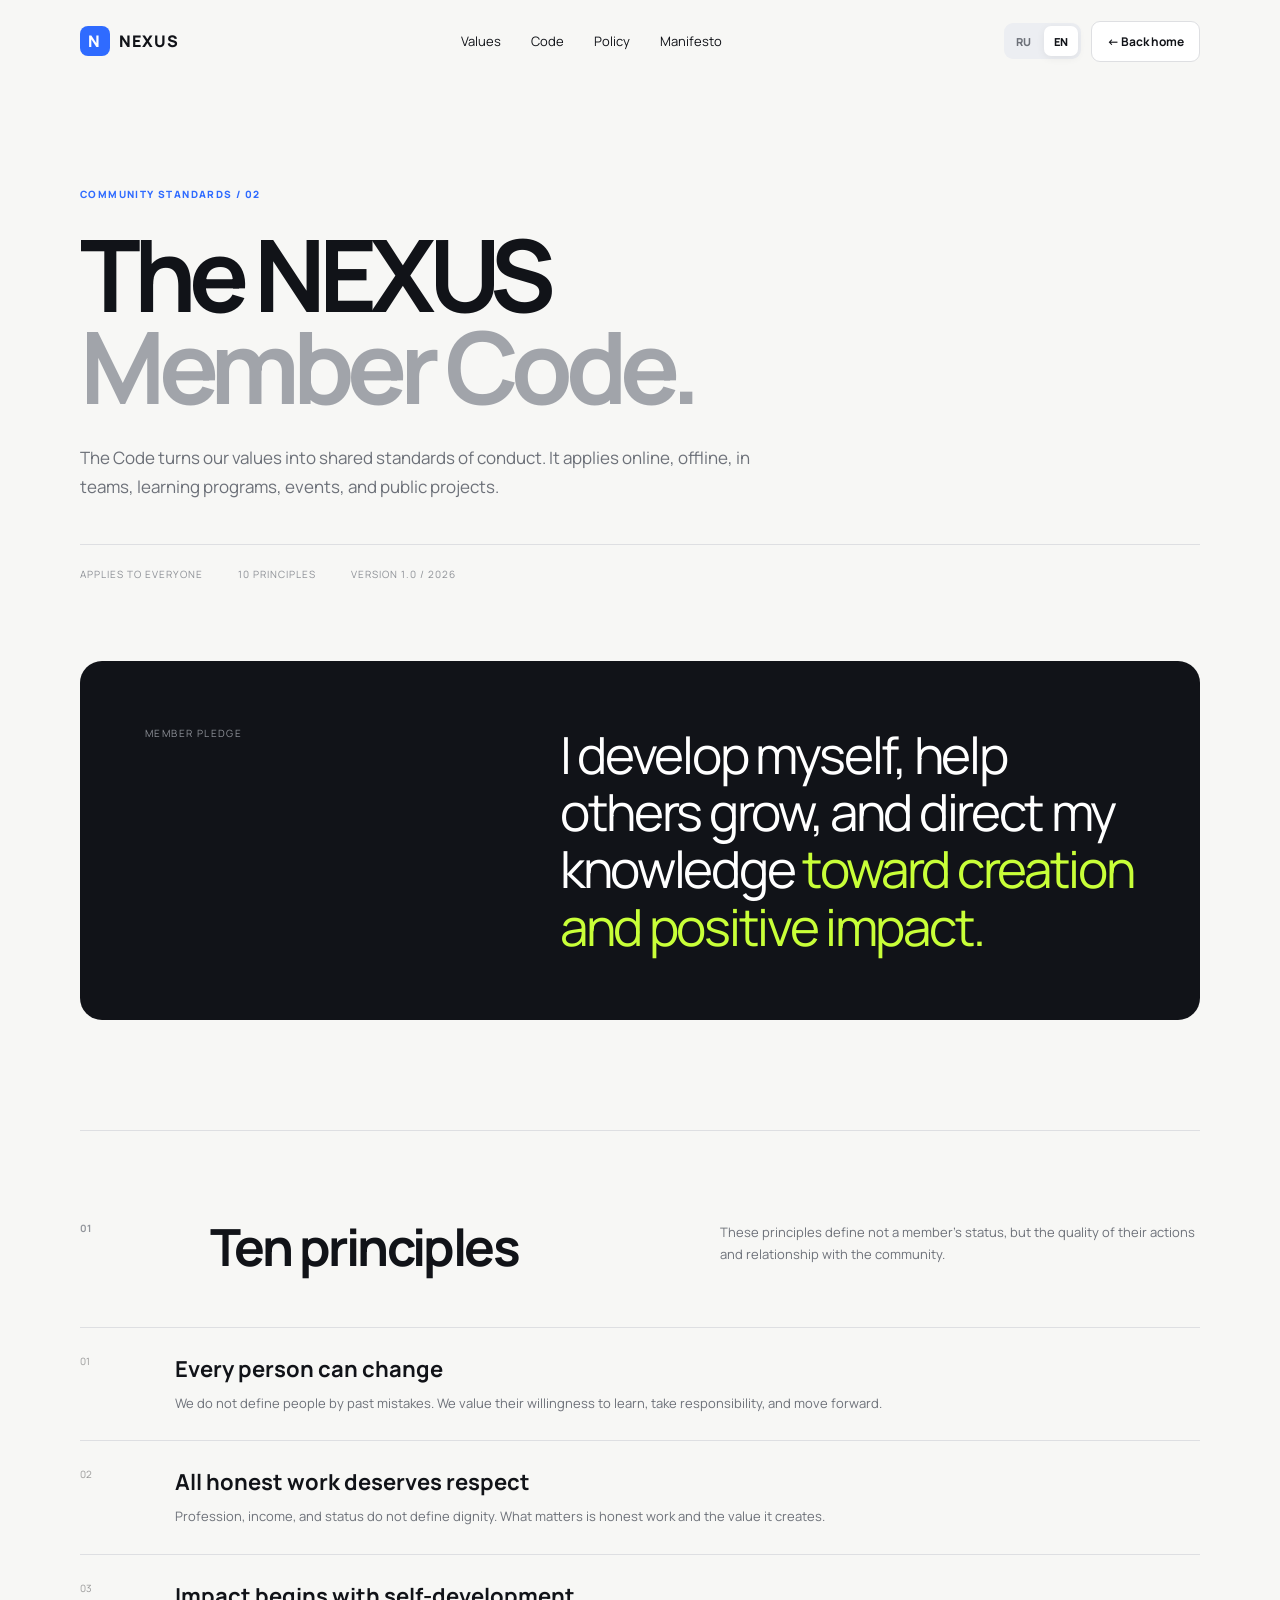
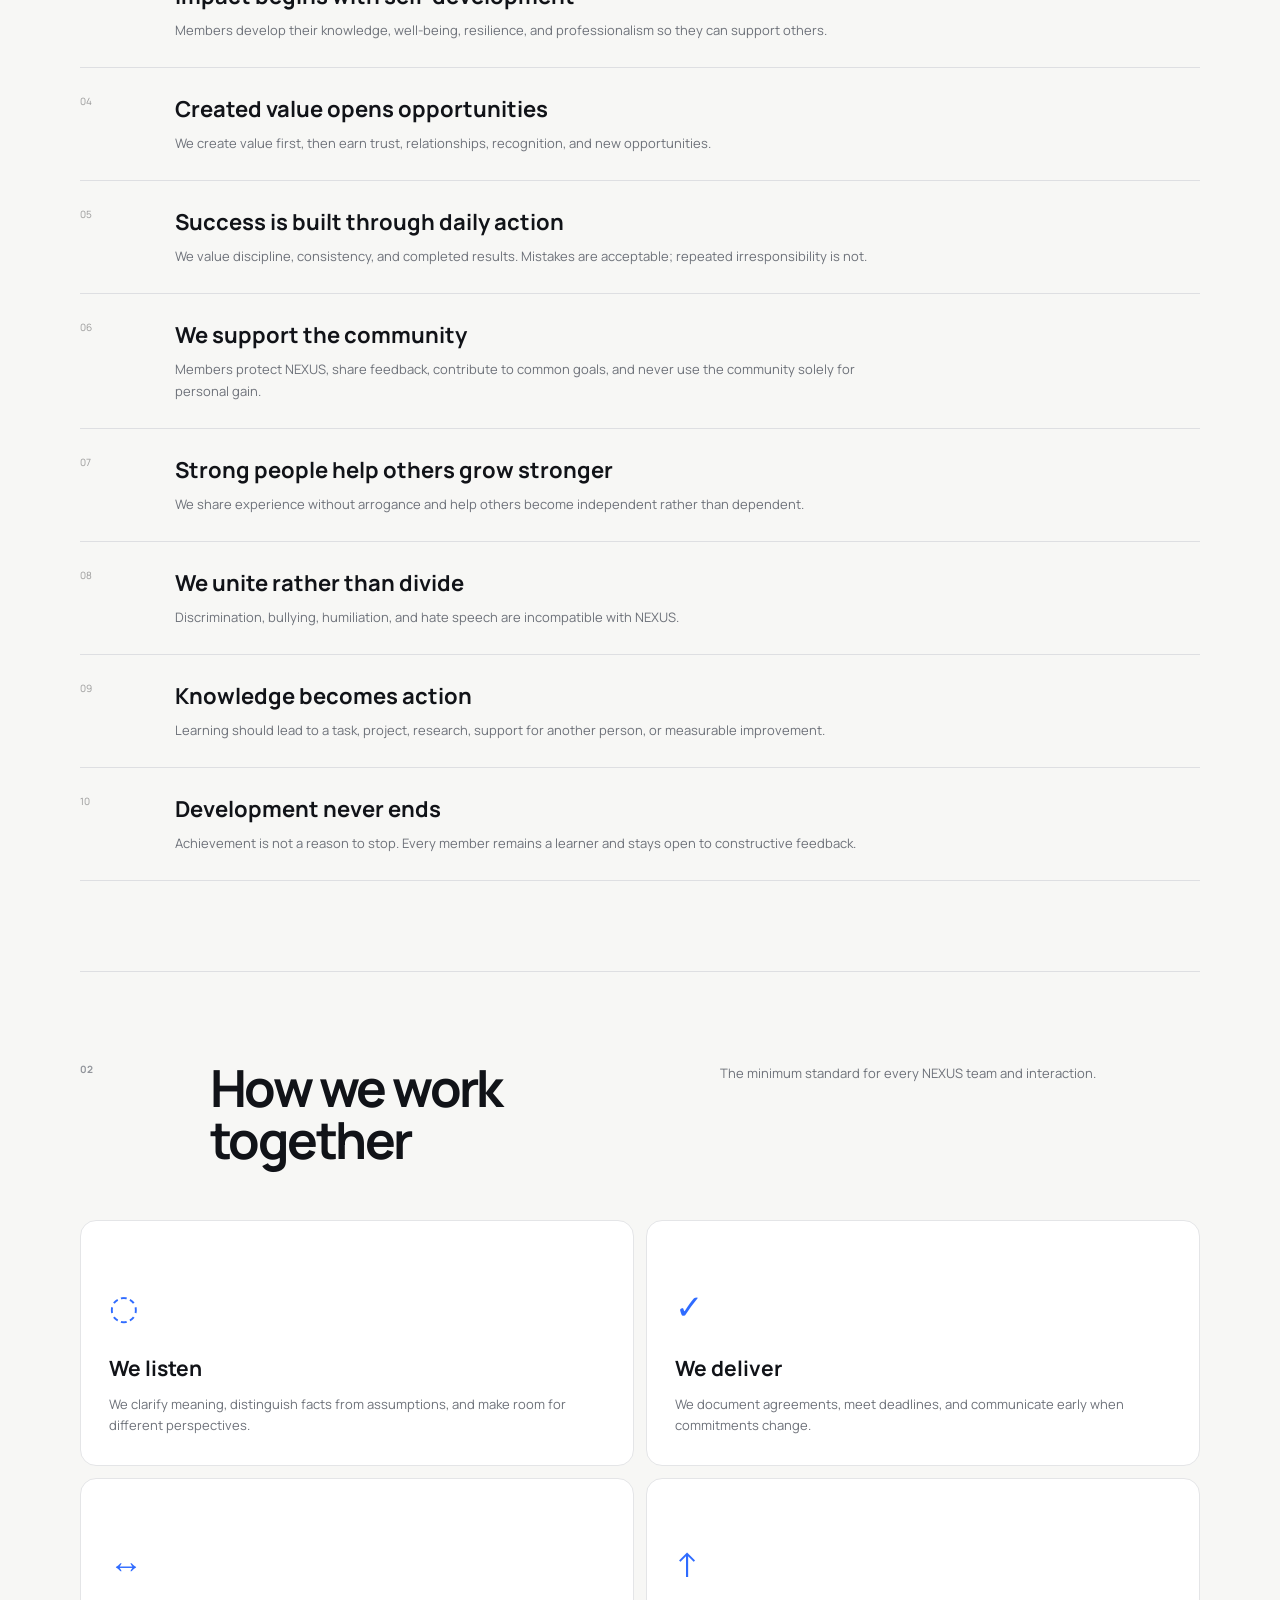
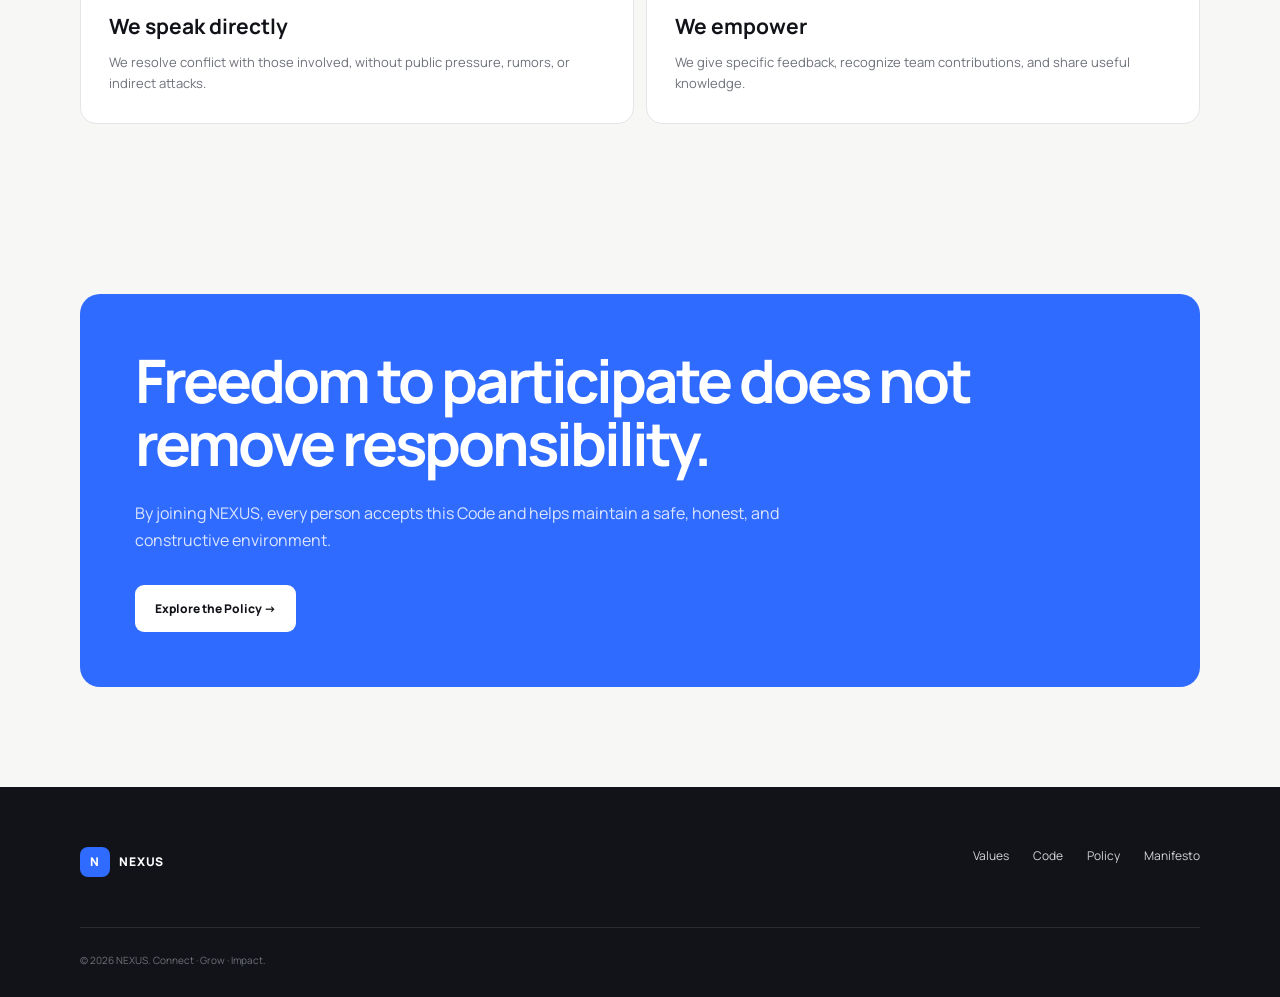
<file: code-en.html>
<!doctype html><html lang="en"><head><meta charset="UTF-8"><meta name="viewport" content="width=device-width,initial-scale=1"><title>Member Code — NEXUS</title><meta name="description" content="The NEXUS principles of conduct, collaboration, and personal responsibility."><link rel="stylesheet" href="docs.css"><link rel="stylesheet" href="docs-fixes.css"><link rel="stylesheet" href="language.css"></head><body><header class="nav shell"><a class="brand" href="index-en.html"><span class="brand-mark">N</span><span>NEXUS</span></a><nav class="nav-links"><a href="values-en.html">Values</a><a href="code-en.html">Code</a><a href="policy-en.html">Policy</a><a href="manifesto-en.html">Manifesto</a></nav><div class="doc-actions"><div class="language-switch" aria-label="Language selector"><a href="code.html">RU</a><span class="active">EN</span></div><a class="back" href="index-en.html">← Back home</a></div></header><main><section class="doc-hero shell"><div class="kicker">Community standards / 02</div><h1>The NEXUS<br><span>Member Code.</span></h1><p class="intro">The Code turns our values into shared standards of conduct. It applies online, offline, in teams, learning programs, events, and public projects.</p><div class="meta"><span>Applies to everyone</span><span>10 principles</span><span>Version 1.0 / 2026</span></div></section>
<section class="statement shell"><div class="statement-label">Member pledge</div><blockquote>I develop myself, help others grow, and direct my knowledge <span>toward creation and positive impact.</span></blockquote></section>
<section class="content-section shell"><div class="section-head"><b>01</b><h2>Ten principles</h2><p>These principles define not a member’s status, but the quality of their actions and relationship with the community.</p></div><div class="principles">
<article class="principle"><div><h3>Every person can change</h3><p>We do not define people by past mistakes. We value their willingness to learn, take responsibility, and move forward.</p></div></article>
<article class="principle"><div><h3>All honest work deserves respect</h3><p>Profession, income, and status do not define dignity. What matters is honest work and the value it creates.</p></div></article>
<article class="principle"><div><h3>Impact begins with self-development</h3><p>Members develop their knowledge, well-being, resilience, and professionalism so they can support others.</p></div></article>
<article class="principle"><div><h3>Created value opens opportunities</h3><p>We create value first, then earn trust, relationships, recognition, and new opportunities.</p></div></article>
<article class="principle"><div><h3>Success is built through daily action</h3><p>We value discipline, consistency, and completed results. Mistakes are acceptable; repeated irresponsibility is not.</p></div></article>
<article class="principle"><div><h3>We support the community</h3><p>Members protect NEXUS, share feedback, contribute to common goals, and never use the community solely for personal gain.</p></div></article>
<article class="principle"><div><h3>Strong people help others grow stronger</h3><p>We share experience without arrogance and help others become independent rather than dependent.</p></div></article>
<article class="principle"><div><h3>We unite rather than divide</h3><p>Discrimination, bullying, humiliation, and hate speech are incompatible with NEXUS.</p></div></article>
<article class="principle"><div><h3>Knowledge becomes action</h3><p>Learning should lead to a task, project, research, support for another person, or measurable improvement.</p></div></article>
<article class="principle"><div><h3>Development never ends</h3><p>Achievement is not a reason to stop. Every member remains a learner and stays open to constructive feedback.</p></div></article></div></section>
<section class="content-section shell"><div class="section-head"><b>02</b><h2>How we work together</h2><p>The minimum standard for every NEXUS team and interaction.</p></div><div class="card-grid"><article class="doc-card"><div class="symbol">◌</div><h3>We listen</h3><p>We clarify meaning, distinguish facts from assumptions, and make room for different perspectives.</p></article><article class="doc-card"><div class="symbol">✓</div><h3>We deliver</h3><p>We document agreements, meet deadlines, and communicate early when commitments change.</p></article><article class="doc-card"><div class="symbol">↔</div><h3>We speak directly</h3><p>We resolve conflict with those involved, without public pressure, rumors, or indirect attacks.</p></article><article class="doc-card"><div class="symbol">↑</div><h3>We empower</h3><p>We give specific feedback, recognize team contributions, and share useful knowledge.</p></article></div></section>
<section class="callout shell"><h2>Freedom to participate does not remove responsibility.</h2><p>By joining NEXUS, every person accepts this Code and helps maintain a safe, honest, and constructive environment.</p><a href="policy-en.html">Explore the Policy →</a></section></main><footer class="footer"><div class="shell footer-row"><a class="brand" href="index-en.html" style="color:white"><span class="brand-mark">N</span><span>NEXUS</span></a><div class="footer-links"><a href="values-en.html">Values</a><a href="code-en.html">Code</a><a href="policy-en.html">Policy</a><a href="manifesto-en.html">Manifesto</a></div></div><div class="shell footer-bottom">© 2026 NEXUS. Connect · Grow · Impact.</div></footer></body></html>
</file>
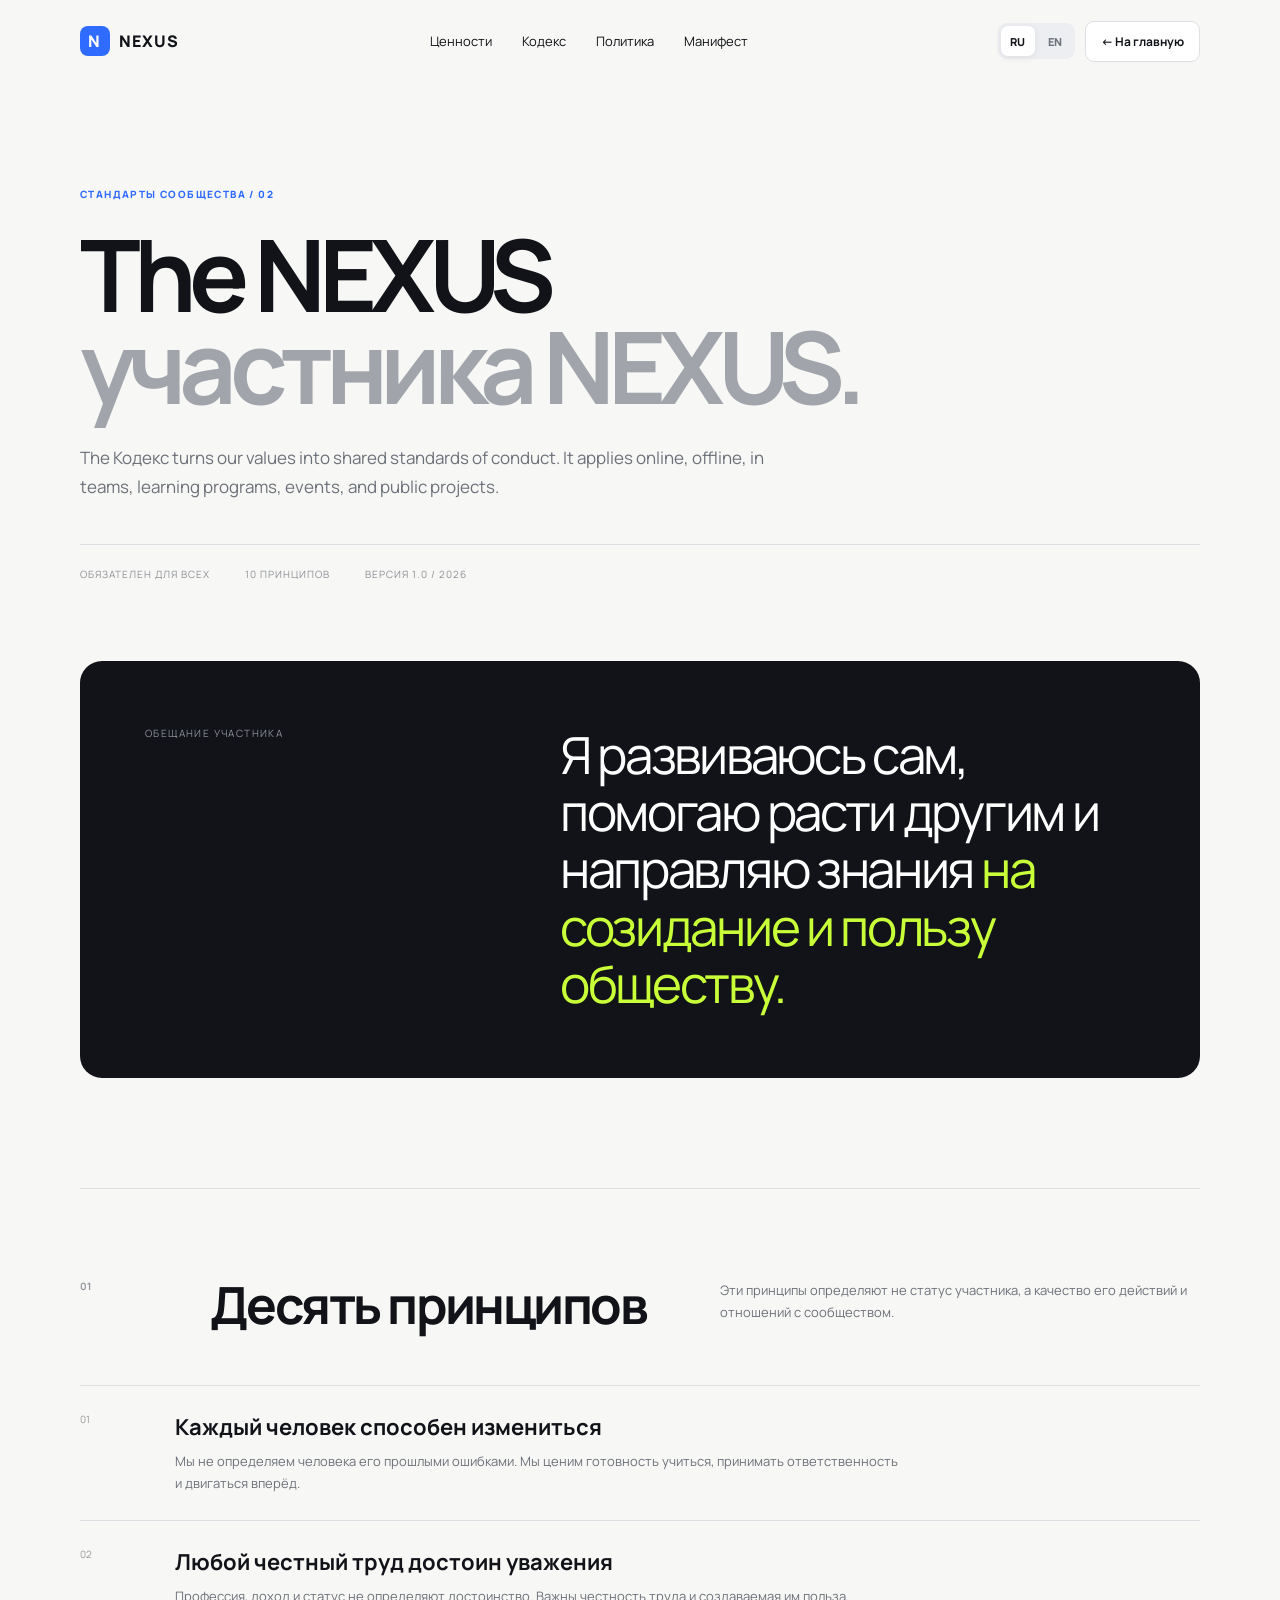
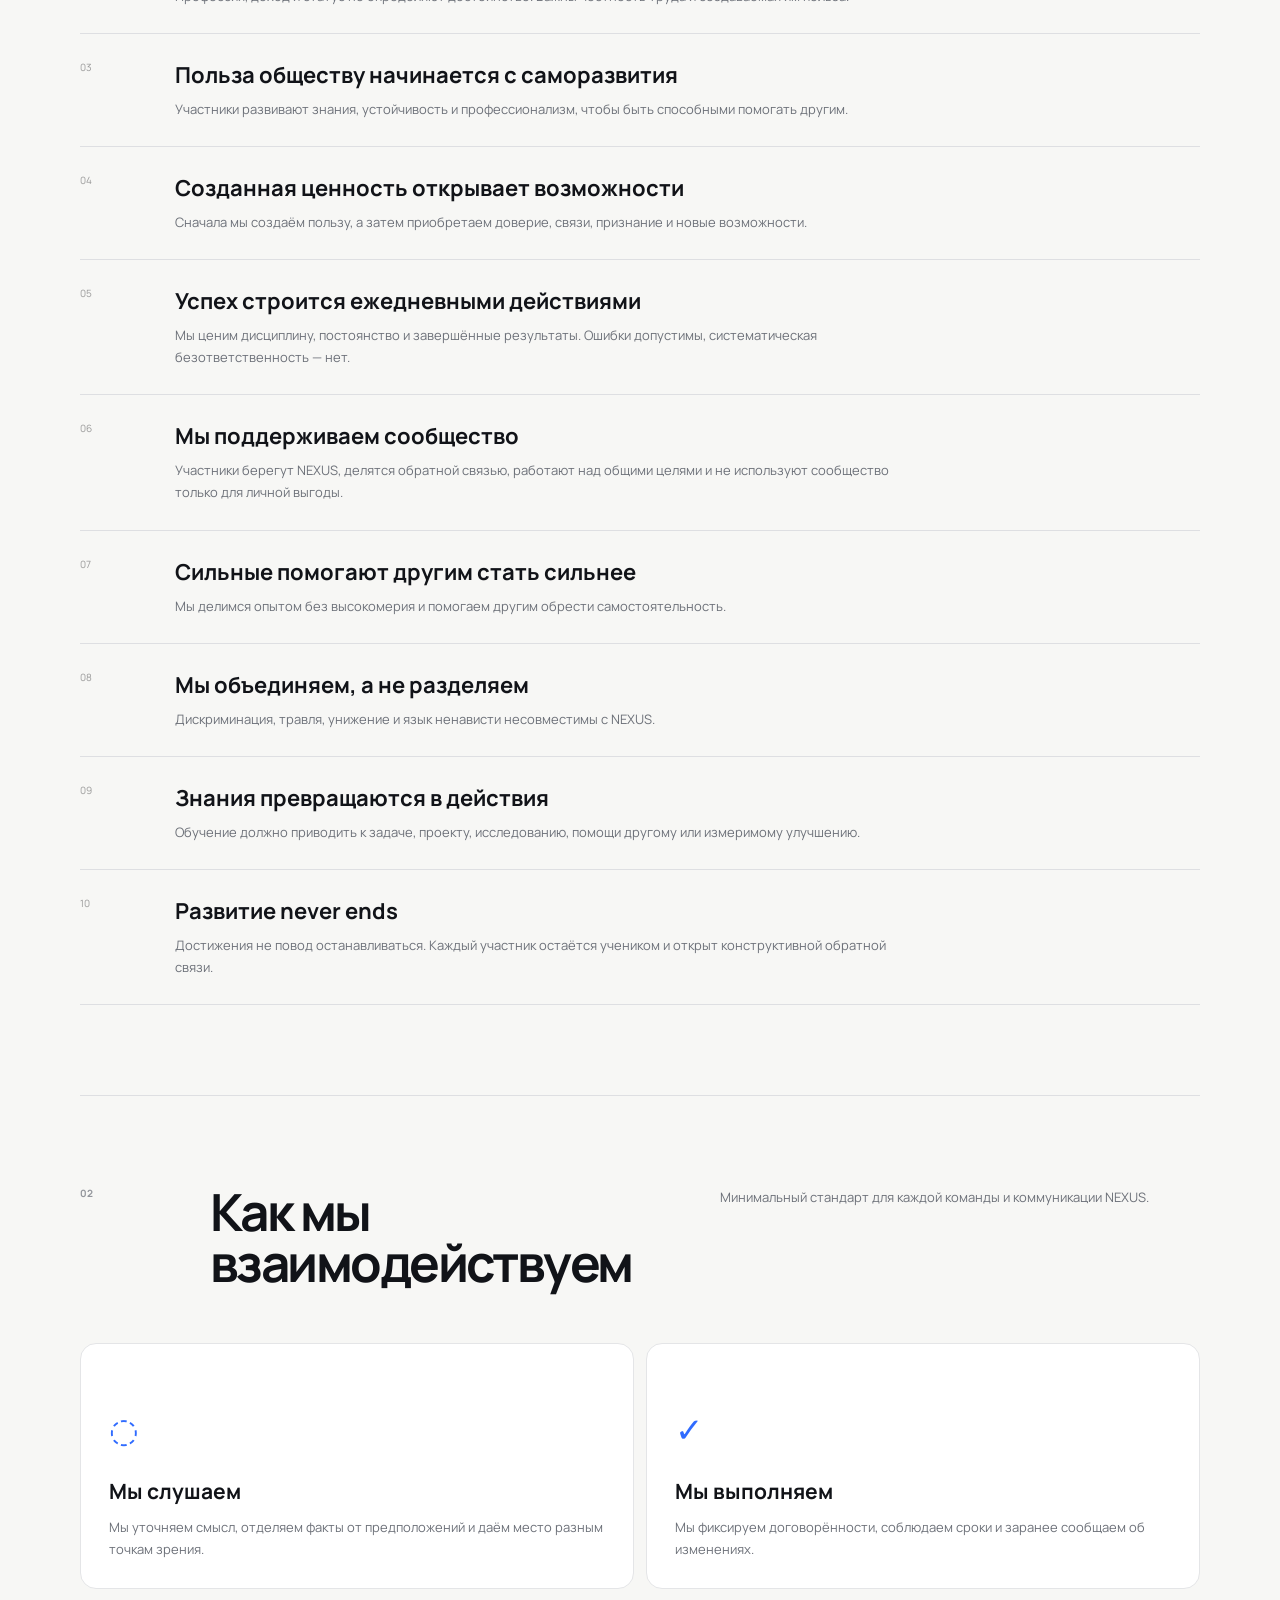
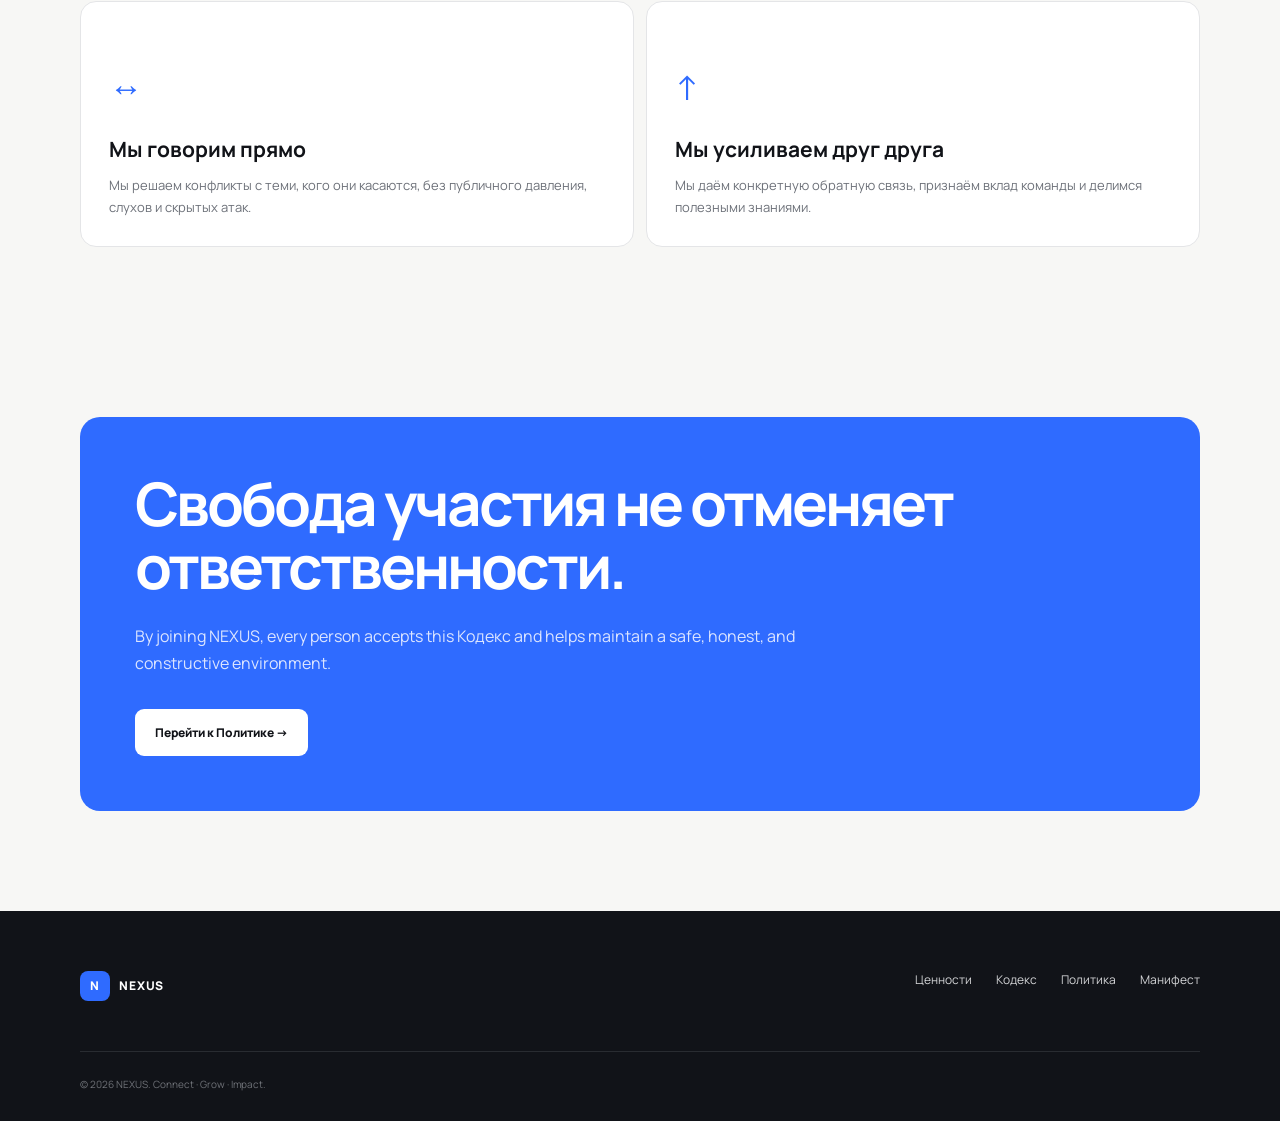
<file: code.html>
<!doctype html><html lang="ru"><head><meta charset="UTF-8"><meta name="viewport" content="width=device-width,initial-scale=1"><title>Member Кодекс — NEXUS</title><meta name="description" content="Принципы поведения, сотрудничества и личной ответственности NEXUS."><link rel="stylesheet" href="docs.css"><link rel="stylesheet" href="docs-fixes.css"><link rel="stylesheet" href="language.css"></head><body><header class="nav shell"><a class="brand" href="index.html"><span class="brand-mark">N</span><span>NEXUS</span></a><nav class="nav-links"><a href="values.html">Ценности</a><a href="code.html">Кодекс</a><a href="policy.html">Политика</a><a href="manifesto.html">Манифест</a></nav><div class="doc-actions"><div class="language-switch" aria-label="Выбор языка"><span class="active">RU</span><a href="code-en.html">EN</a></div><a class="back" href="index.html">← На главную</a></div></header><main><section class="doc-hero shell"><div class="kicker">Стандарты сообщества / 02</div><h1>The NEXUS<br><span>участника NEXUS.</span></h1><p class="intro">The Кодекс turns our values into shared standards of conduct. It applies online, offline, in teams, learning programs, events, and public projects.</p><div class="meta"><span>Обязателен для всех</span><span>10 принципов</span><span>Версия 1.0 / 2026</span></div></section>
<section class="statement shell"><div class="statement-label">Обещание участника</div><blockquote>Я развиваюсь сам, помогаю расти другим и направляю знания <span>на созидание и пользу обществу.</span></blockquote></section>
<section class="content-section shell"><div class="section-head"><b>01</b><h2>Десять принципов</h2><p>Эти принципы определяют не статус участника, а качество его действий и отношений с сообществом.</p></div><div class="principles">
<article class="principle"><div><h3>Каждый человек способен измениться</h3><p>Мы не определяем человека его прошлыми ошибками. Мы ценим готовность учиться, принимать ответственность и двигаться вперёд.</p></div></article>
<article class="principle"><div><h3>Любой честный труд достоин уважения</h3><p>Профессия, доход и статус не определяют достоинство. Важны честность труда и создаваемая им польза.</p></div></article>
<article class="principle"><div><h3>Польза обществу начинается с саморазвития</h3><p>Участники развивают знания, устойчивость и профессионализм, чтобы быть способными помогать другим.</p></div></article>
<article class="principle"><div><h3>Созданная ценность открывает возможности</h3><p>Сначала мы создаём пользу, а затем приобретаем доверие, связи, признание и новые возможности.</p></div></article>
<article class="principle"><div><h3>Успех строится ежедневными действиями</h3><p>Мы ценим дисциплину, постоянство и завершённые результаты. Ошибки допустимы, систематическая безответственность — нет.</p></div></article>
<article class="principle"><div><h3>Мы поддерживаем сообщество</h3><p>Участники берегут NEXUS, делятся обратной связью, работают над общими целями и не используют сообщество только для личной выгоды.</p></div></article>
<article class="principle"><div><h3>Сильные помогают другим стать сильнее</h3><p>Мы делимся опытом без высокомерия и помогаем другим обрести самостоятельность.</p></div></article>
<article class="principle"><div><h3>Мы объединяем, а не разделяем</h3><p>Дискриминация, травля, унижение и язык ненависти несовместимы с NEXUS.</p></div></article>
<article class="principle"><div><h3>Знания превращаются в действия</h3><p>Обучение должно приводить к задаче, проекту, исследованию, помощи другому или измеримому улучшению.</p></div></article>
<article class="principle"><div><h3>Развитие never ends</h3><p>Достижения не повод останавливаться. Каждый участник остаётся учеником и открыт конструктивной обратной связи.</p></div></article></div></section>
<section class="content-section shell"><div class="section-head"><b>02</b><h2>Как мы взаимодействуем</h2><p>Минимальный стандарт для каждой команды и коммуникации NEXUS.</p></div><div class="card-grid"><article class="doc-card"><div class="symbol">◌</div><h3>Мы слушаем</h3><p>Мы уточняем смысл, отделяем факты от предположений и даём место разным точкам зрения.</p></article><article class="doc-card"><div class="symbol">✓</div><h3>Мы выполняем</h3><p>Мы фиксируем договорённости, соблюдаем сроки и заранее сообщаем об изменениях.</p></article><article class="doc-card"><div class="symbol">↔</div><h3>Мы говорим прямо</h3><p>Мы решаем конфликты с теми, кого они касаются, без публичного давления, слухов и скрытых атак.</p></article><article class="doc-card"><div class="symbol">↑</div><h3>Мы усиливаем друг друга</h3><p>Мы даём конкретную обратную связь, признаём вклад команды и делимся полезными знаниями.</p></article></div></section>
<section class="callout shell"><h2>Свобода участия не отменяет ответственности.</h2><p>By joining NEXUS, every person accepts this Кодекс and helps maintain a safe, honest, and constructive environment.</p><a href="policy.html">Перейти к Политике →</a></section></main><footer class="footer"><div class="shell footer-row"><a class="brand" href="index.html" style="color:white"><span class="brand-mark">N</span><span>NEXUS</span></a><div class="footer-links"><a href="values.html">Ценности</a><a href="code.html">Кодекс</a><a href="policy.html">Политика</a><a href="manifesto.html">Манифест</a></div></div><div class="shell footer-bottom">© 2026 NEXUS. Connect · Grow · Impact.</div></footer></body></html>
</file>
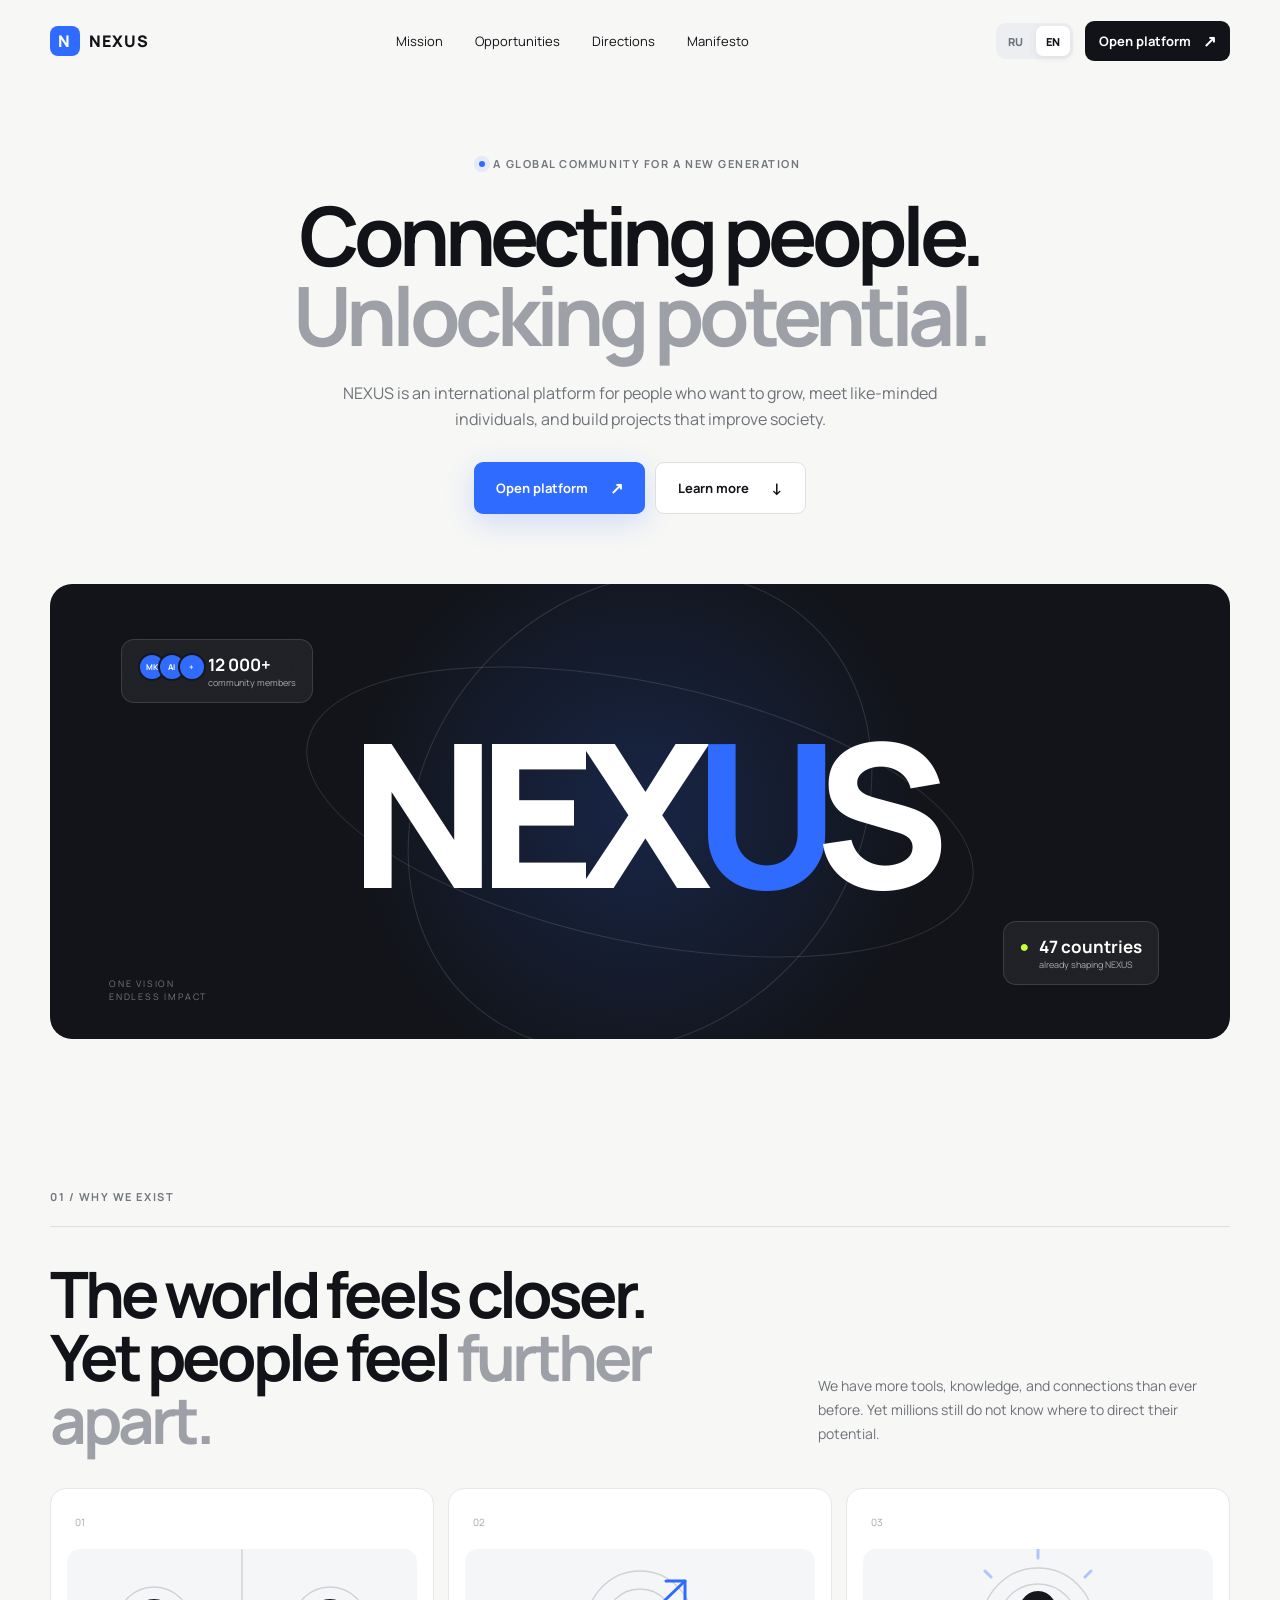
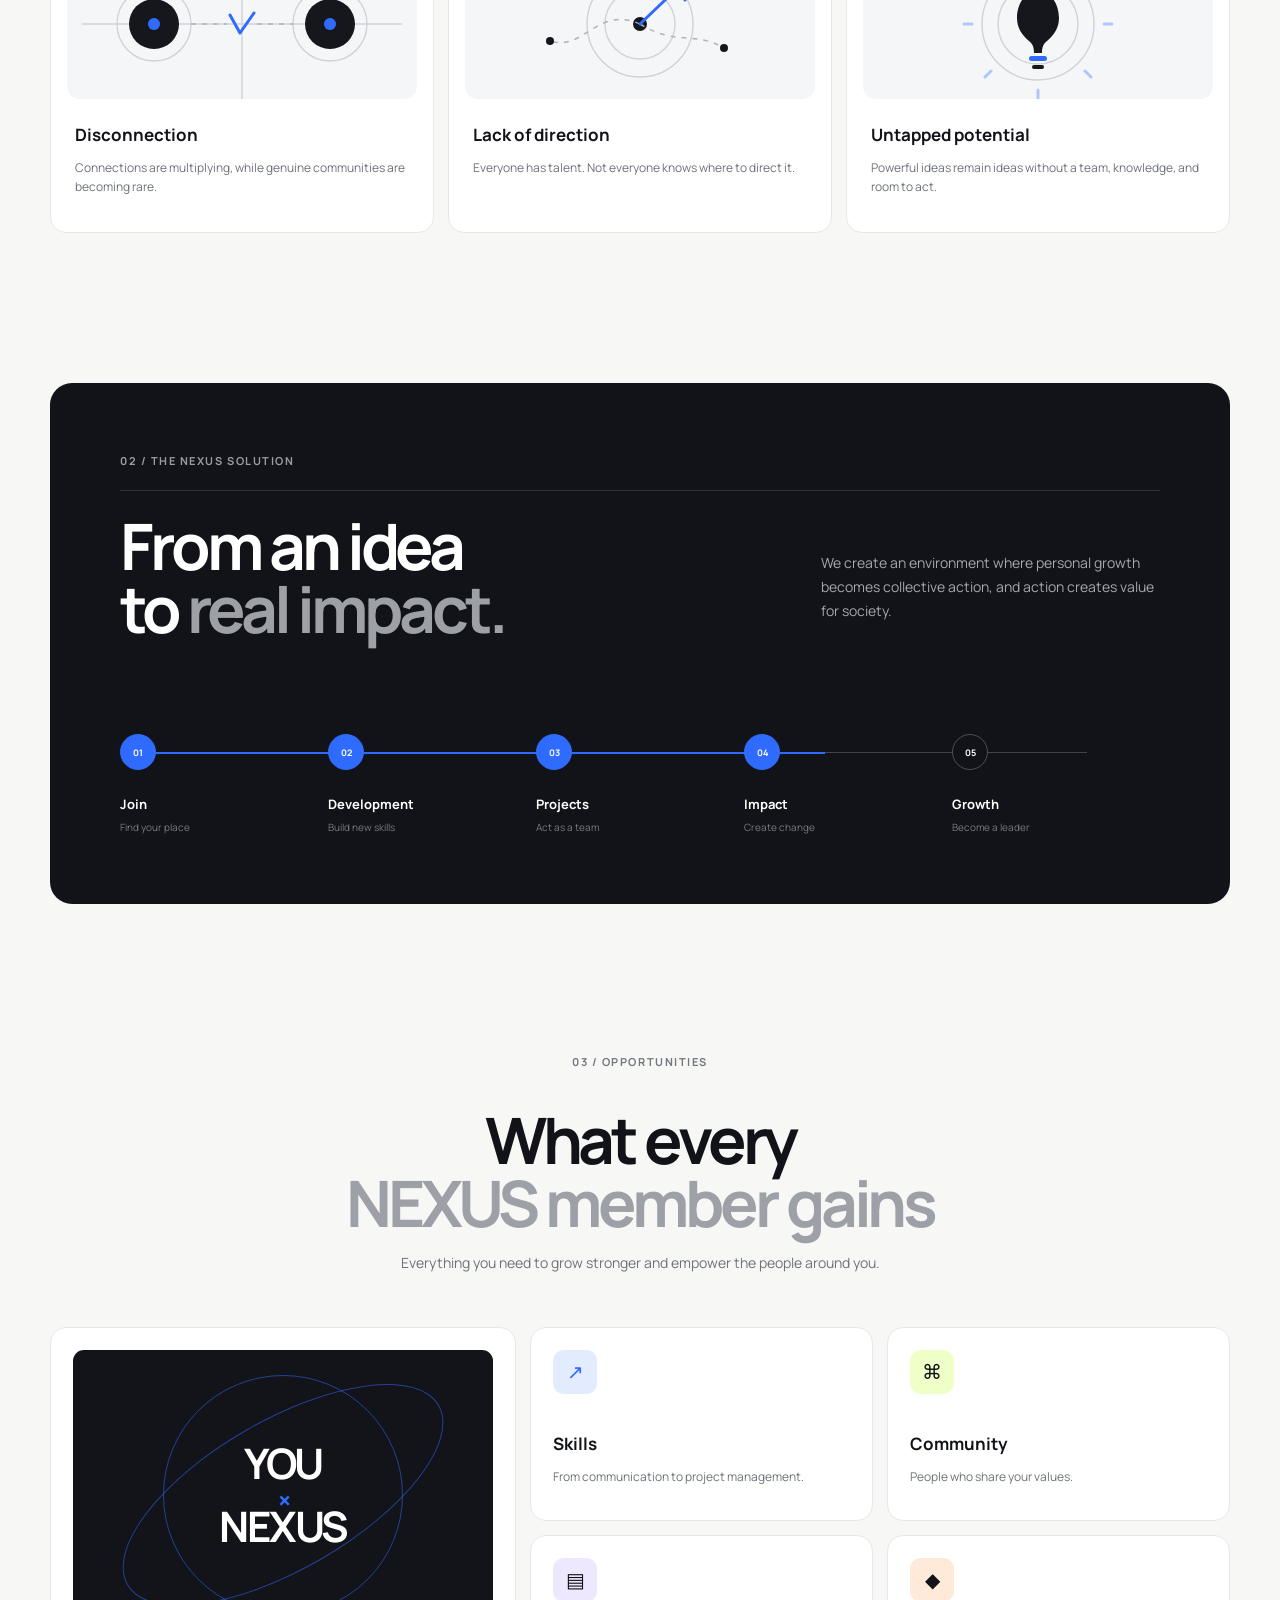
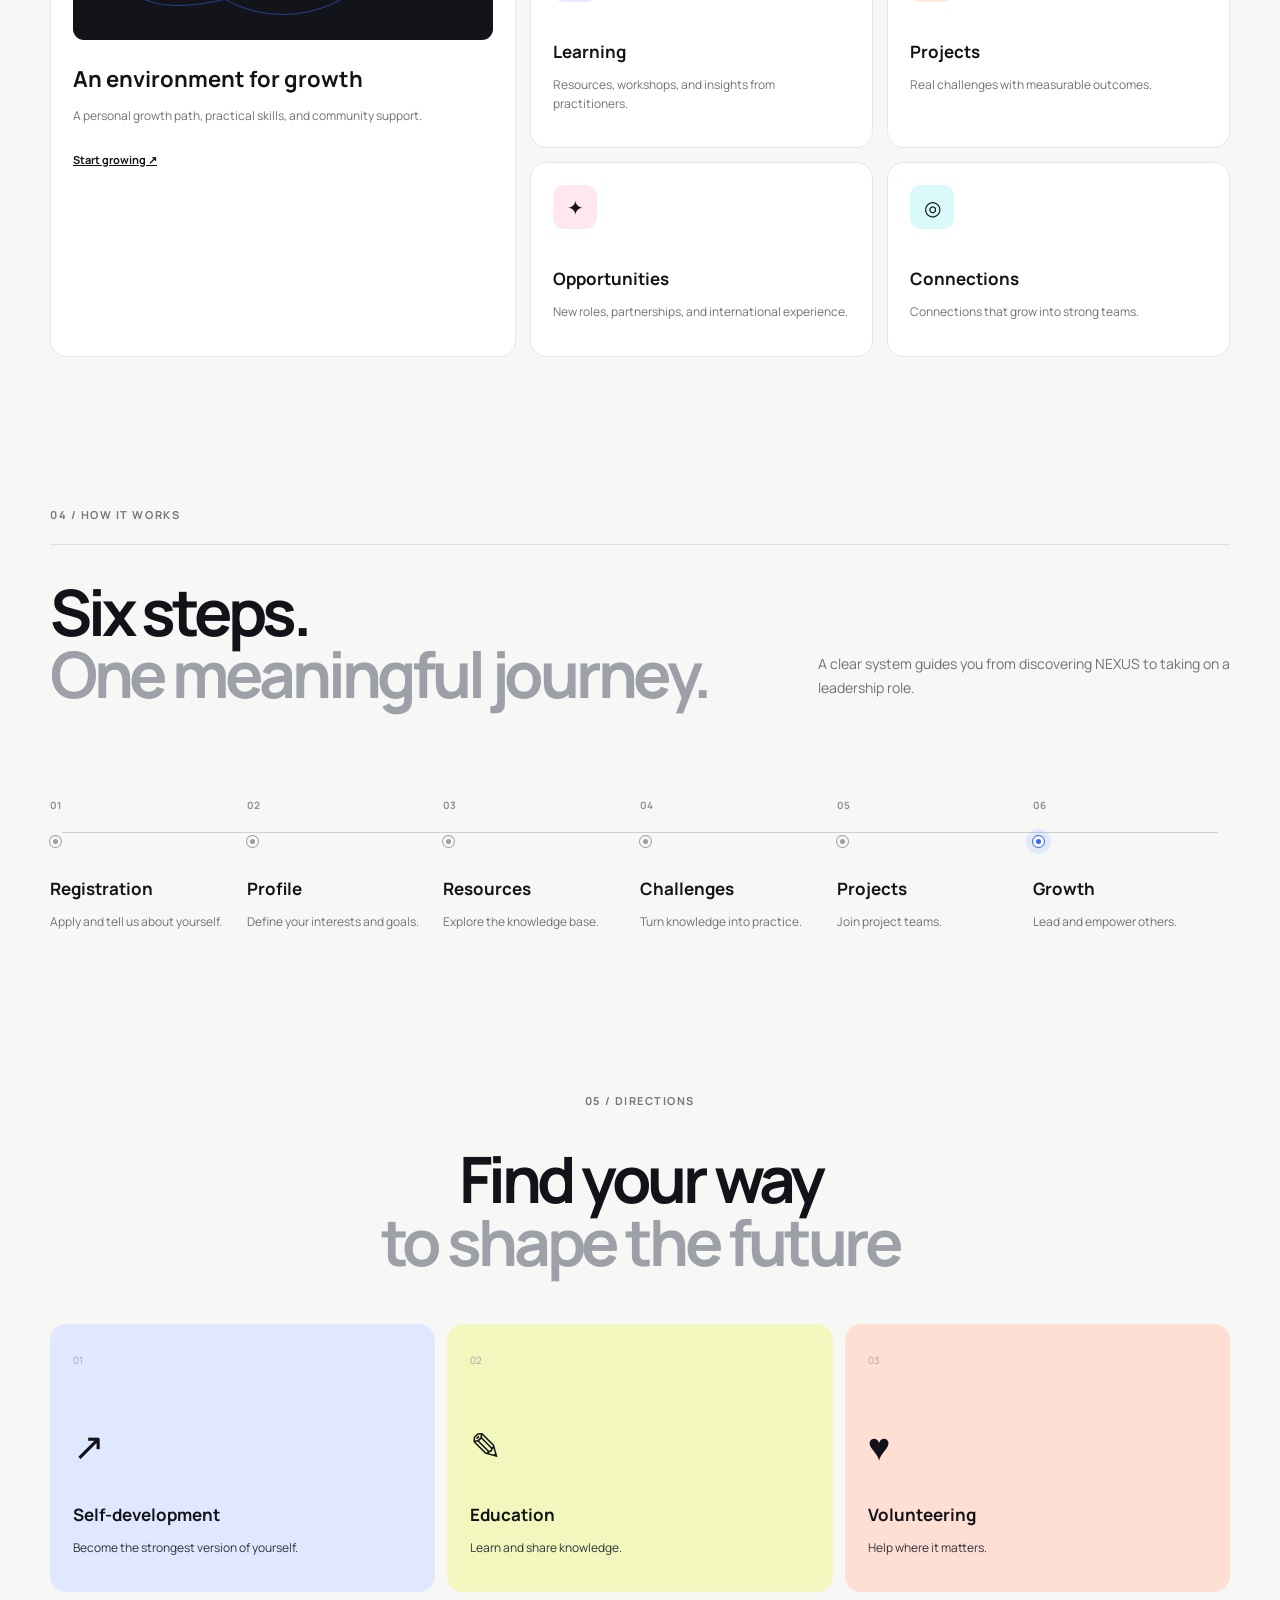
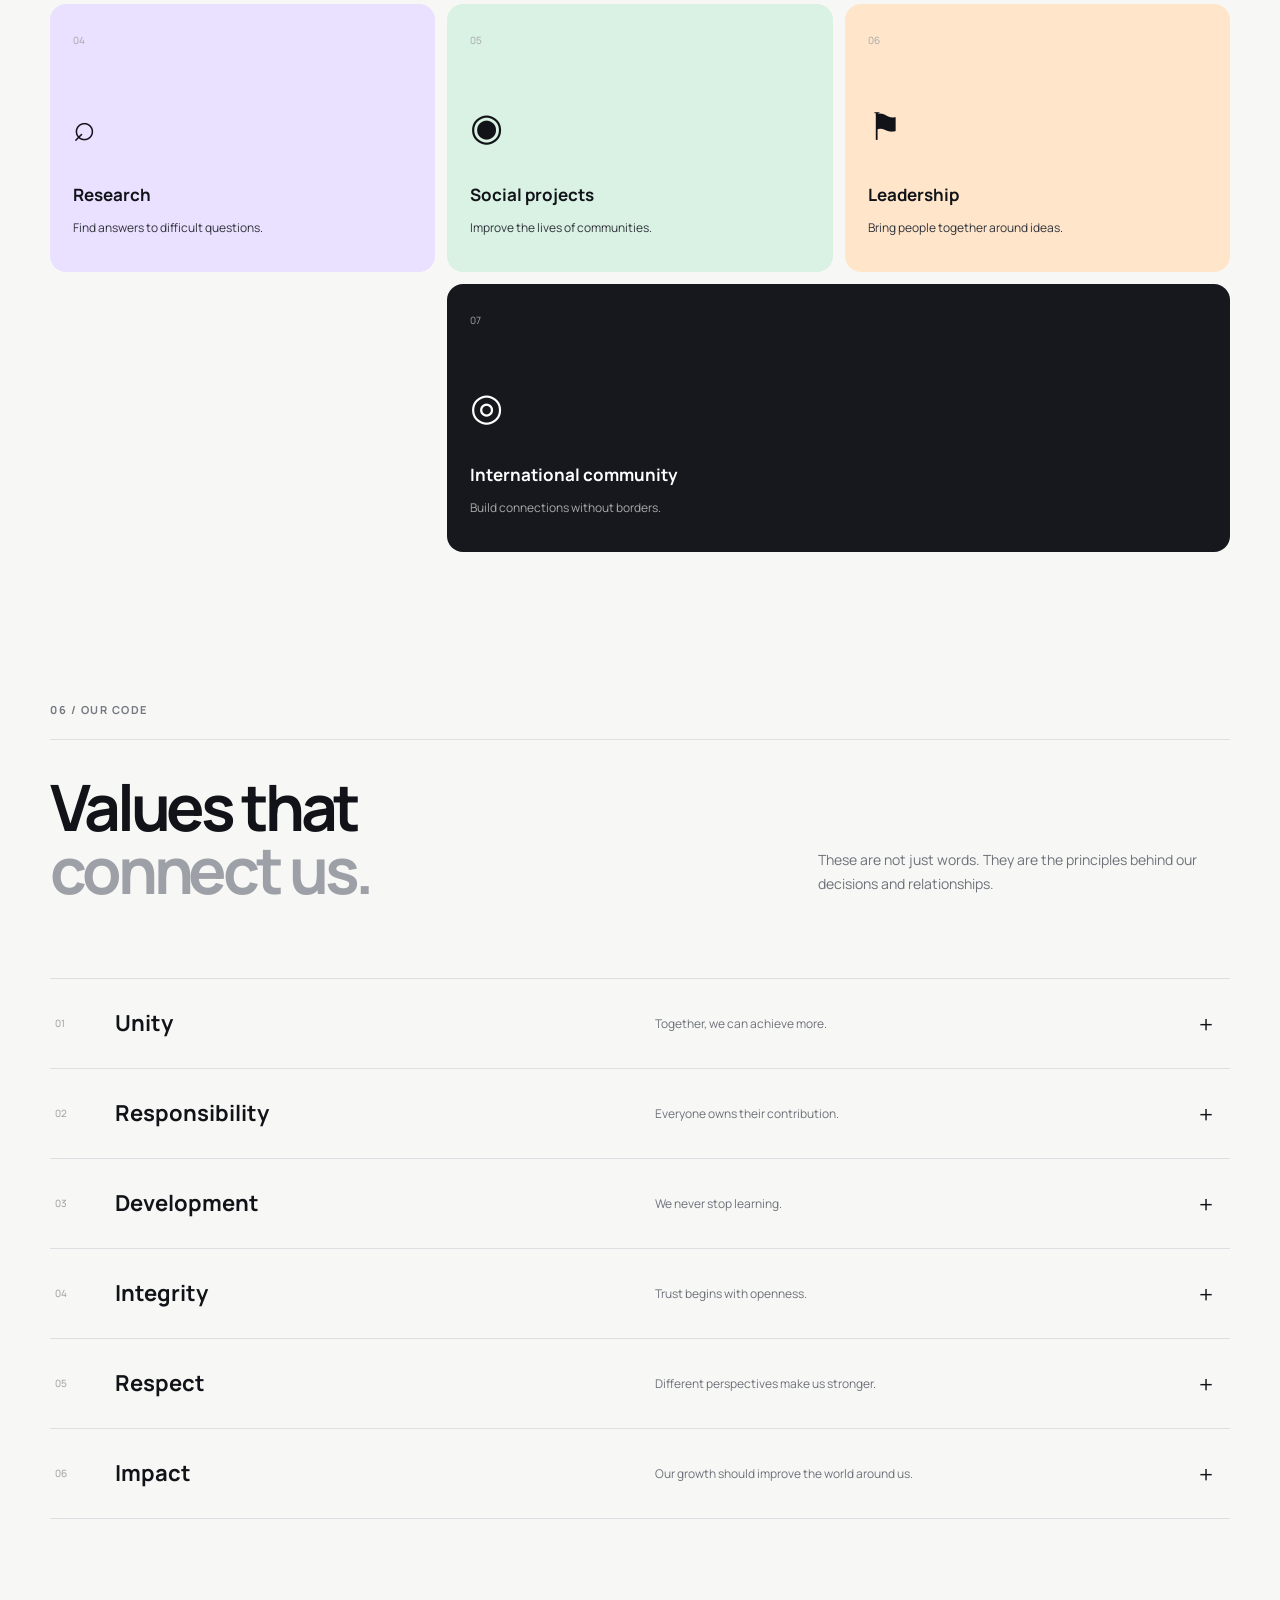
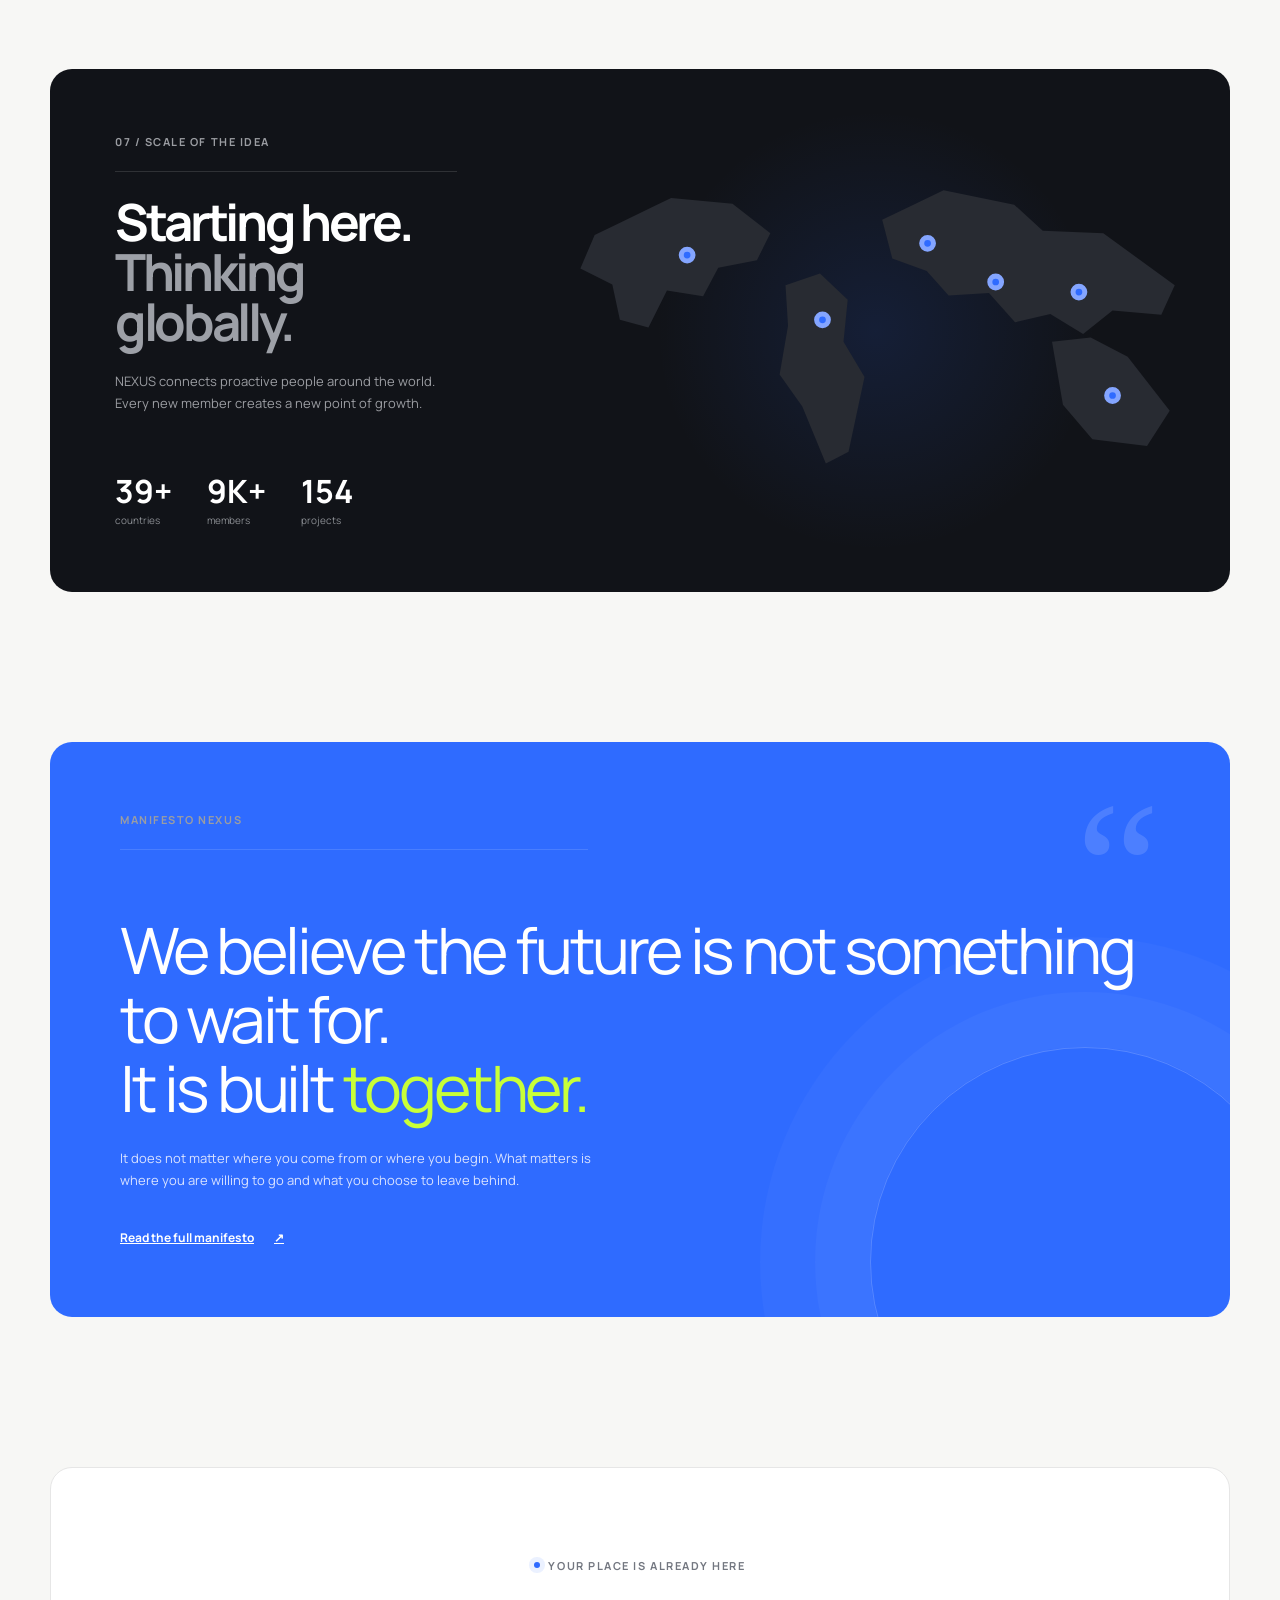
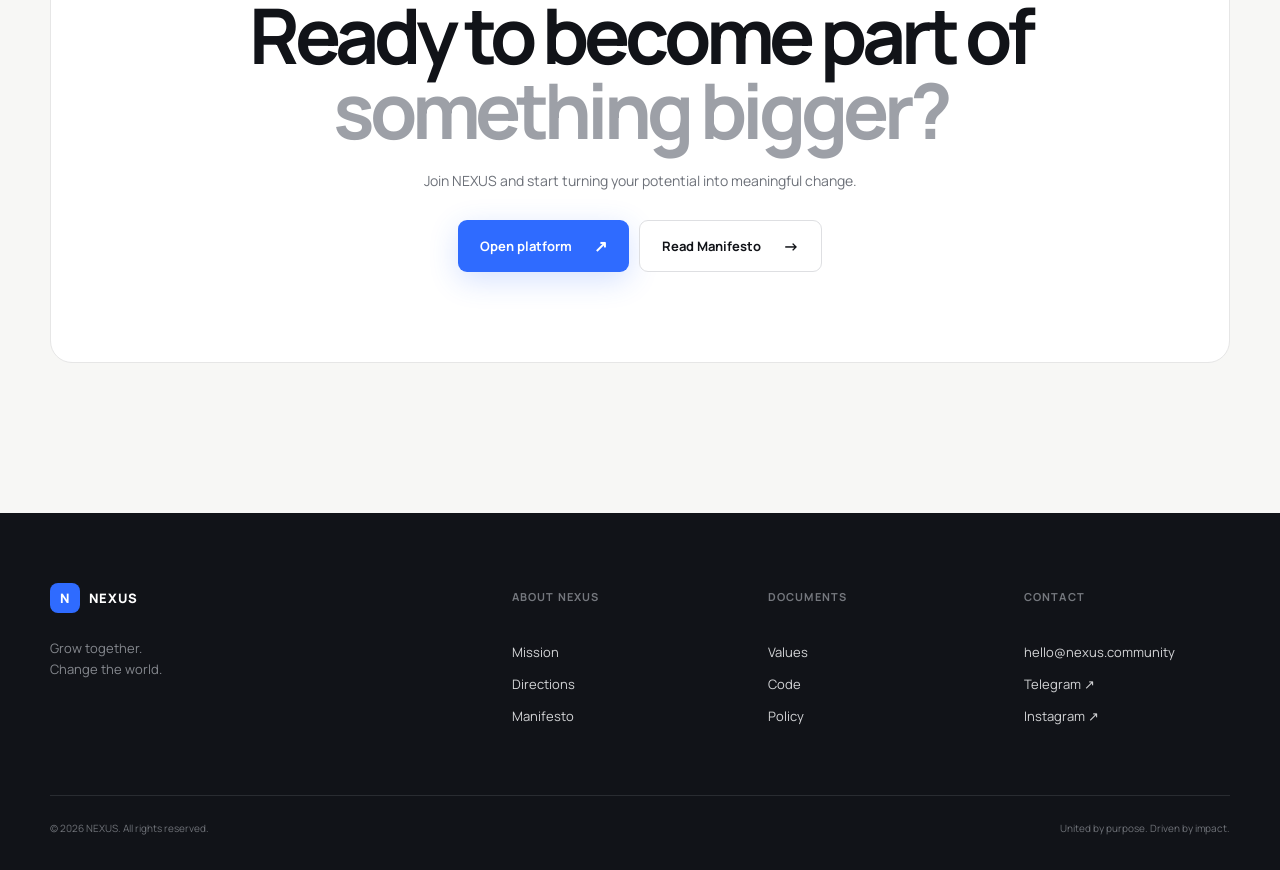
<file: index-en.html>
<!doctype html>
<html lang="en">
<head>
  <meta charset="UTF-8">
  <meta name="viewport" content="width=device-width, initial-scale=1.0">
  <meta name="description" content="NEXUS is an international community of people who grow and turn ideas into positive impact.">
  <title>NEXUS — Grow together. Change the world.</title>
  <link rel="preconnect" href="https://fonts.googleapis.com">
  <link rel="preconnect" href="https://fonts.gstatic.com" crossorigin>
  <link href="https://fonts.googleapis.com/css2?family=Manrope:wght@400;500;600;700;800&display=swap" rel="stylesheet">
  <link rel="stylesheet" href="styles.css">
  <style>
    .problem-grid article{overflow:hidden;padding-top:20px}.problem-visual{height:150px;margin:18px -8px 24px;border-radius:13px;background:#f5f6f8;display:grid;place-items:center;position:relative;overflow:hidden}.problem-visual svg{width:100%;height:100%;display:block}.problem-visual .line{fill:none;stroke:#15171c;stroke-width:2.2;stroke-linecap:round;stroke-linejoin:round}.problem-visual .soft{fill:none;stroke:#cfd2d8;stroke-width:1.4}.problem-visual .fill{fill:#15171c}.problem-visual .accent{fill:#2f6bff}.problem-visual .accent-line{fill:none;stroke:#2f6bff;stroke-width:3;stroke-linecap:round;stroke-linejoin:round}.problem-visual .dash{fill:none;stroke:#aeb2ba;stroke-width:1.5;stroke-dasharray:5 6}.problem-visual svg *{transition:transform .45s ease,opacity .45s ease}.problem-grid article:hover .visual-disconnect .node-left{transform:translateX(-5px)}.problem-grid article:hover .visual-disconnect .node-right{transform:translateX(5px)}.problem-grid article:hover .visual-direction .arrow{transform:translate(7px,-7px)}.problem-grid article:hover .visual-potential .core{transform:scale(1.14);transform-origin:center}.problem-grid article:hover .visual-potential .ray{opacity:1}
    @media(max-width:800px){.nav-links.open{display:flex;position:absolute;top:72px;left:0;right:0;flex-direction:column;gap:18px;padding:24px;background:#fff;border:1px solid #e4e4e4;border-radius:14px;box-shadow:0 16px 45px #1112}.problem-visual{height:165px}}
  </style>
<link rel="stylesheet" href="language.css"></head>
<body>
  <header class="nav shell">
    <a class="brand" href="#top" aria-label="NEXUS, home"><span class="brand-mark">N</span><span>NEXUS</span></a>
    <nav class="nav-links" aria-label="Main navigation">
      <a href="#mission">Mission</a><a href="#benefits">Opportunities</a><a href="#directions">Directions</a><a href="#manifesto">Manifesto</a>
    </nav>
    <div class="nav-actions"><div class="language-switch" aria-label="Language selector"><a href="index.html">RU</a><span class="active">EN</span></div><a class="btn btn-dark btn-small" href="platform/index.html">Open platform <span>↗</span></a></div>
    <div class="mobile-nav-tools"><div class="language-switch" aria-label="Language selector"><a href="index.html">RU</a><span class="active">EN</span></div><button class="menu" aria-label="Open menu" aria-expanded="false"><span></span><span></span></button></div>
  </header>

  <main id="top">
    <section class="hero shell reveal">
      <div class="eyebrow"><i></i> A global community for a new generation</div>
      <h1>Connecting people.<br><span>Unlocking potential.</span></h1>
      <p class="lead">NEXUS is an international platform for people who want to grow, meet like-minded individuals, and build projects that improve society.</p>
      <div class="hero-actions"><a class="btn btn-blue" href="platform/index.html">Open platform <span>↗</span></a><a class="btn btn-light" href="#mission">Learn more <span>↓</span></a></div>
      <div class="hero-stage">
        <div class="orbit orbit-a"></div><div class="orbit orbit-b"></div>
        <div class="hero-word">NEX<span>U</span>S</div>
        <div class="float-card card-one"><div class="avatar-stack"><b>MK</b><b>AI</b><b>+</b></div><strong>12 000+</strong><small>community members</small></div>
        <div class="float-card card-two"><span class="pulse">●</span><strong>47 countries</strong><small>already shaping NEXUS</small></div>
        <p class="stage-note">ONE VISION<br>ENDLESS IMPACT</p>
      </div>
    </section>

    <section class="problem section shell reveal" id="mission">
      <div class="section-kicker">01 / Why we exist</div>
      <div class="split-head"><h2>The world feels closer.<br>Yet people feel <span>further apart.</span></h2><p>We have more tools, knowledge, and connections than ever before. Yet millions still do not know where to direct their potential.</p></div>
      <div class="problem-grid">
        <article><span>01</span><div class="problem-visual"><svg class="visual-disconnect" viewBox="0 0 320 150" aria-hidden="true"><path class="soft" d="M0 75h320M160 0v150"/><g class="node-left"><circle class="fill" cx="72" cy="75" r="25"/><circle class="soft" cx="72" cy="75" r="37"/><circle class="accent" cx="72" cy="75" r="6"/></g><g class="node-right"><circle class="fill" cx="248" cy="75" r="25"/><circle class="soft" cx="248" cy="75" r="37"/><circle class="accent" cx="248" cy="75" r="6"/></g><path class="dash" d="M109 75h36m30 0h36"/><path class="accent-line" d="M148 66l10 18 14-20"/></svg></div><h3>Disconnection</h3><p>Connections are multiplying, while genuine communities are becoming rare.</p></article>
        <article><span>02</span><div class="problem-visual"><svg class="visual-direction" viewBox="0 0 320 150" aria-hidden="true"><circle class="soft" cx="160" cy="75" r="53"/><circle class="soft" cx="160" cy="75" r="35"/><circle class="fill" cx="160" cy="75" r="7"/><path class="dash" d="M160 75C117 56 104 103 70 92M160 75c35 22 56 7 84 24"/><g class="arrow"><path class="accent-line" d="M160 75l45-43"/><path class="accent-line" d="M186 32h19v19"/></g><circle class="fill" cx="70" cy="92" r="4"/><circle class="fill" cx="244" cy="99" r="4"/></svg></div><h3>Lack of direction</h3><p>Everyone has talent. Not everyone knows where to direct it.</p></article>
        <article><span>03</span><div class="problem-visual"><svg class="visual-potential" viewBox="0 0 320 150" aria-hidden="true"><circle class="soft" cx="160" cy="75" r="56"/><circle class="soft" cx="160" cy="75" r="40"/><g class="ray" opacity=".35"><path class="accent-line" d="M160 9V1M160 149v-8M94 75h-8M234 75h-8M113 28l-6-6M207 122l6 6M207 28l6-6M113 122l-6 6"/></g><g class="core"><path class="fill" d="M139 69c0-15 9-27 21-27s21 12 21 27c0 10-5 17-12 23-4 3-5 7-5 12h-8c0-5-1-9-5-12-7-6-12-13-12-23z"/><rect class="accent" x="151" y="107" width="18" height="5" rx="2.5"/><rect class="fill" x="154" y="116" width="12" height="4" rx="2"/></g></svg></div><h3>Untapped potential</h3><p>Powerful ideas remain ideas without a team, knowledge, and room to act.</p></article>
      </div>
    </section>

    <section class="solution section shell reveal">
      <div class="dark-panel">
        <div class="section-kicker light">02 / The NEXUS solution</div>
        <div class="solution-head"><h2>From an idea<br>to <span>real impact.</span></h2><p>We create an environment where personal growth becomes collective action, and action creates value for society.</p></div>
        <div class="path">
          <div class="path-line"><i></i></div>
          <article><b>01</b><span>Join</span><small>Find your place</small></article>
          <article><b>02</b><span>Development</span><small>Build new skills</small></article>
          <article><b>03</b><span>Projects</span><small>Act as a team</small></article>
          <article><b>04</b><span>Impact</span><small>Create change</small></article>
          <article><b>05</b><span>Growth</span><small>Become a leader</small></article>
        </div>
      </div>
    </section>

    <section class="benefits section shell reveal" id="benefits">
      <div class="center-head"><div class="section-kicker">03 / Opportunities</div><h2>What every<br><span>NEXUS member gains</span></h2><p>Everything you need to grow stronger and empower the people around you.</p></div>
      <div class="benefit-grid">
        <article class="benefit-feature"><div class="feature-visual"><div class="ring r1"></div><div class="ring r2"></div><strong>YOU<br><span>×</span><br>NEXUS</strong></div><h3>An environment for growth</h3><p>A personal growth path, practical skills, and community support.</p><a href="#join">Start growing ↗</a></article>
        <div class="mini-grid">
          <article><div class="mini-icon blue">↗</div><h3>Skills</h3><p>From communication to project management.</p></article>
          <article><div class="mini-icon lime">⌘</div><h3>Community</h3><p>People who share your values.</p></article>
          <article><div class="mini-icon violet">▤</div><h3>Learning</h3><p>Resources, workshops, and insights from practitioners.</p></article>
          <article><div class="mini-icon orange">◆</div><h3>Projects</h3><p>Real challenges with measurable outcomes.</p></article>
          <article><div class="mini-icon pink">✦</div><h3>Opportunities</h3><p>New roles, partnerships, and international experience.</p></article>
          <article><div class="mini-icon cyan">◎</div><h3>Connections</h3><p>Connections that grow into strong teams.</p></article>
        </div>
      </div>
    </section>

    <section class="how section shell reveal">
      <div class="section-kicker">04 / How it works</div>
      <div class="split-head"><h2>Six steps.<br><span>One meaningful journey.</span></h2><p>A clear system guides you from discovering NEXUS to taking on a leadership role.</p></div>
      <div class="steps">
        <article><b>01</b><div class="step-dot"></div><h3>Registration</h3><p>Apply and tell us about yourself.</p></article>
        <article><b>02</b><div class="step-dot"></div><h3>Profile</h3><p>Define your interests and goals.</p></article>
        <article><b>03</b><div class="step-dot"></div><h3>Resources</h3><p>Explore the knowledge base.</p></article>
        <article><b>04</b><div class="step-dot"></div><h3>Challenges</h3><p>Turn knowledge into practice.</p></article>
        <article><b>05</b><div class="step-dot"></div><h3>Projects</h3><p>Join project teams.</p></article>
        <article><b>06</b><div class="step-dot active"></div><h3>Growth</h3><p>Lead and empower others.</p></article>
      </div>
    </section>

    <section class="directions section shell reveal" id="directions">
      <div class="center-head"><div class="section-kicker">05 / Directions</div><h2>Find your way<br><span>to shape the future</span></h2></div>
      <div class="direction-grid">
        <article class="d-blue"><span>01</span><div>↗</div><h3>Self-development</h3><p>Become the strongest version of yourself.</p></article>
        <article class="d-yellow"><span>02</span><div>✎</div><h3>Education</h3><p>Learn and share knowledge.</p></article>
        <article class="d-coral"><span>03</span><div>♥</div><h3>Volunteering</h3><p>Help where it matters.</p></article>
        <article class="d-violet"><span>04</span><div>⌕</div><h3>Research</h3><p>Find answers to difficult questions.</p></article>
        <article class="d-green"><span>05</span><div>◉</div><h3>Social projects</h3><p>Improve the lives of communities.</p></article>
        <article class="d-orange"><span>06</span><div>⚑</div><h3>Leadership</h3><p>Bring people together around ideas.</p></article>
        <article class="d-dark wide"><span>07</span><div>◎</div><h3>International community</h3><p>Build connections without borders.</p></article>
      </div>
    </section>

    <section class="values section shell reveal">
      <div class="section-kicker">06 / Our code</div><div class="split-head"><h2>Values that<br><span>connect us.</span></h2><p>These are not just words. They are the principles behind our decisions and relationships.</p></div>
      <div class="value-row"><span>01</span><h3>Unity</h3><p>Together, we can achieve more.</p><b>＋</b></div>
      <div class="value-row"><span>02</span><h3>Responsibility</h3><p>Everyone owns their contribution.</p><b>＋</b></div>
      <div class="value-row"><span>03</span><h3>Development</h3><p>We never stop learning.</p><b>＋</b></div>
      <div class="value-row"><span>04</span><h3>Integrity</h3><p>Trust begins with openness.</p><b>＋</b></div>
      <div class="value-row"><span>05</span><h3>Respect</h3><p>Different perspectives make us stronger.</p><b>＋</b></div>
      <div class="value-row"><span>06</span><h3>Impact</h3><p>Our growth should improve the world around us.</p><b>＋</b></div>
    </section>

    <section class="scale section shell reveal">
      <div class="map-panel">
        <div class="map-copy"><div class="section-kicker light">07 / Scale of the idea</div><h2>Starting here.<br><span>Thinking globally.</span></h2><p>NEXUS connects proactive people around the world. Every new member creates a new point of growth.</p><div class="stats"><div><strong data-count="47">0</strong><small>countries</small></div><div><strong data-count="12000">0</strong><small>members</small></div><div><strong data-count="186">0</strong><small>projects</small></div></div></div>
        <div class="map" aria-label="Map of the international community"><svg viewBox="0 0 800 430" role="img"><path d="M94 87l62-30 73 7 45 35-16 32-46 9-18 34-43-7-22 44-34-9-9-42-38-19 17-40zm198 74 41-14 33 31-5 50 25 42-19 89-27 14-28-68-27-38 10-58zm115-78 73-35 84 17 34 31 72 3 85 62-16 35-58-5-35 28-39-24-42 10-31-35-48 3-26-29-41-15zm202 145 46-5 44 23 50 64-27 42-65-8-35-41z"/><g><circle cx="175" cy="125" r="7"/><circle cx="336" cy="202" r="7"/><circle cx="461" cy="111" r="7"/><circle cx="542" cy="157" r="7"/><circle cx="641" cy="169" r="7"/><circle cx="681" cy="292" r="7"/></g></svg></div>
      </div>
    </section>

    <section class="manifesto section shell reveal" id="manifesto">
        <div class="manifest-card"><span class="quote">“</span><div class="section-kicker light">Manifesto NEXUS</div><blockquote>We believe the future is not something to wait for.<br>It is built <em>together.</em></blockquote><p>It does not matter where you come from or where you begin. What matters is where you are willing to go and what you choose to leave behind.</p><a class="text-link" href="manifesto-en.html">Read the full manifesto <span>↗</span></a><div class="manifest-orb"></div></div>
    </section>

    <section class="join section shell reveal" id="join">
      <div class="join-inner"><div class="eyebrow"><i></i> Your place is already here</div><h2>Ready to become part of<br><span>something bigger?</span></h2><p>Join NEXUS and start turning your potential into meaningful change.</p><div class="hero-actions"><a class="btn btn-blue" href="platform/index.html">Open platform <span>↗</span></a><a class="btn btn-light" href="manifesto-en.html">Read Manifesto <span>→</span></a></div></div>
    </section>
  </main>

  <footer class="footer">
    <div class="shell footer-top"><div class="footer-brand"><a class="brand inverse" href="#top"><span class="brand-mark">N</span><span>NEXUS</span></a><p>Grow together.<br>Change the world.</p></div><div><h4>About NEXUS</h4><a href="#mission">Mission</a><a href="#directions">Directions</a><a href="manifesto-en.html">Manifesto</a></div><div><h4>Documents</h4><a href="values-en.html">Values</a><a href="code-en.html">Code</a><a href="policy-en.html">Policy</a></div><div><h4>Contact</h4><a href="mailto:hello@nexus.community">hello@nexus.community</a><a href="#">Telegram ↗</a><a href="#">Instagram ↗</a></div></div>
    <div class="shell footer-bottom"><span>© 2026 NEXUS. All rights reserved.</span><span>United by purpose. Driven by impact.</span></div>
  </footer>
  <script src="script.js"></script>
</body>
</html>
</file>
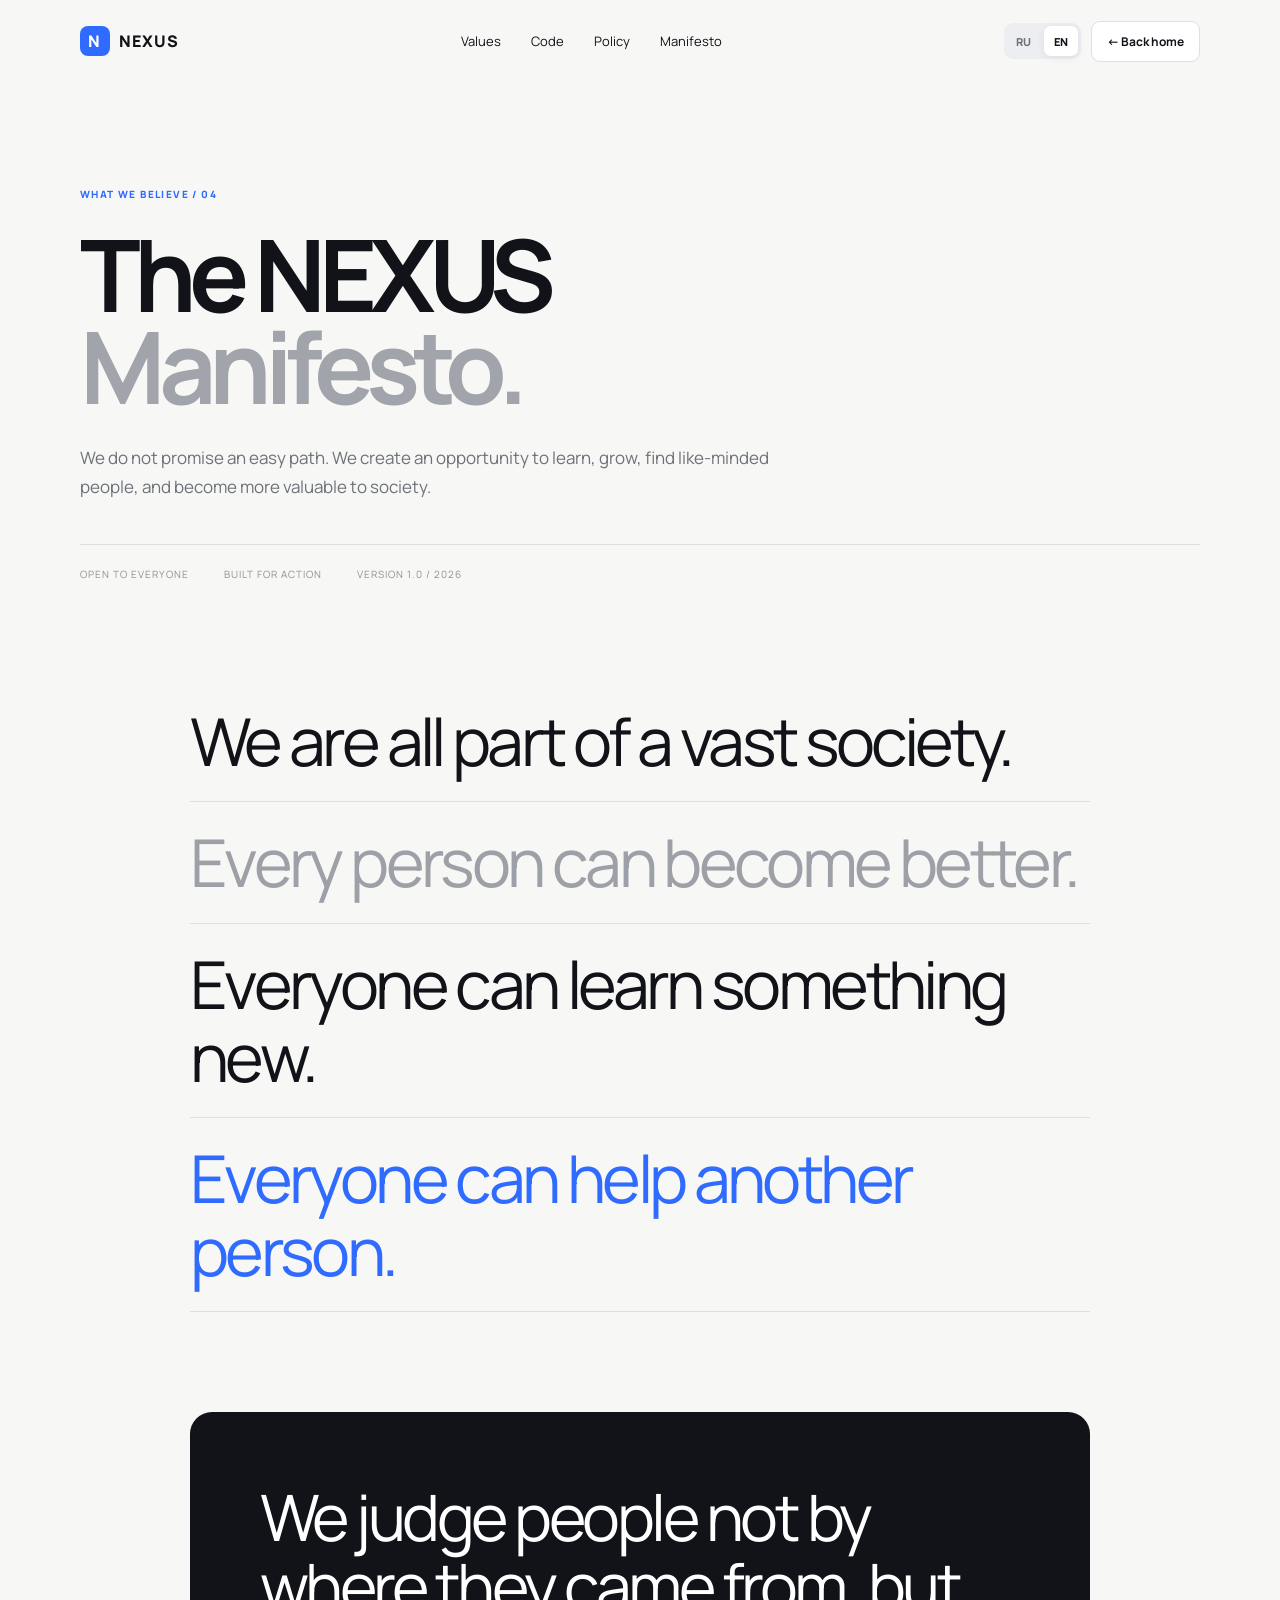
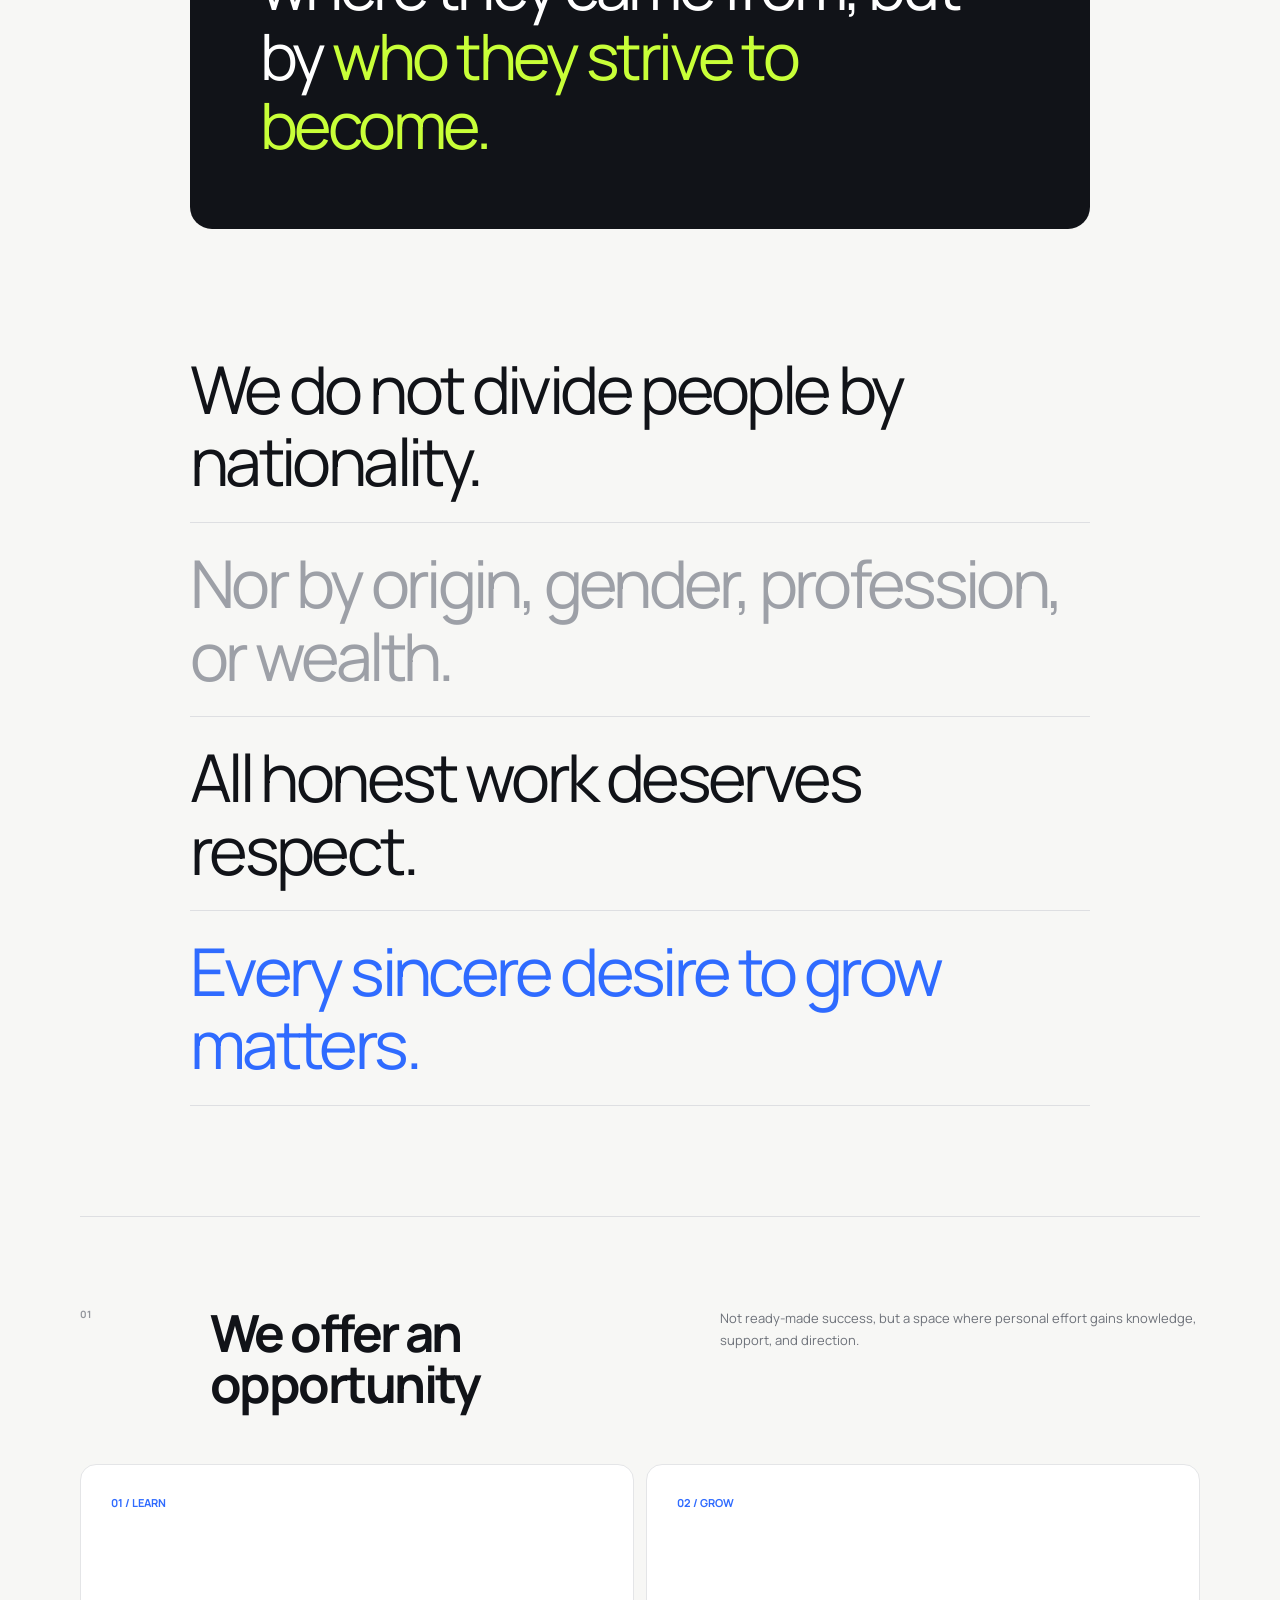
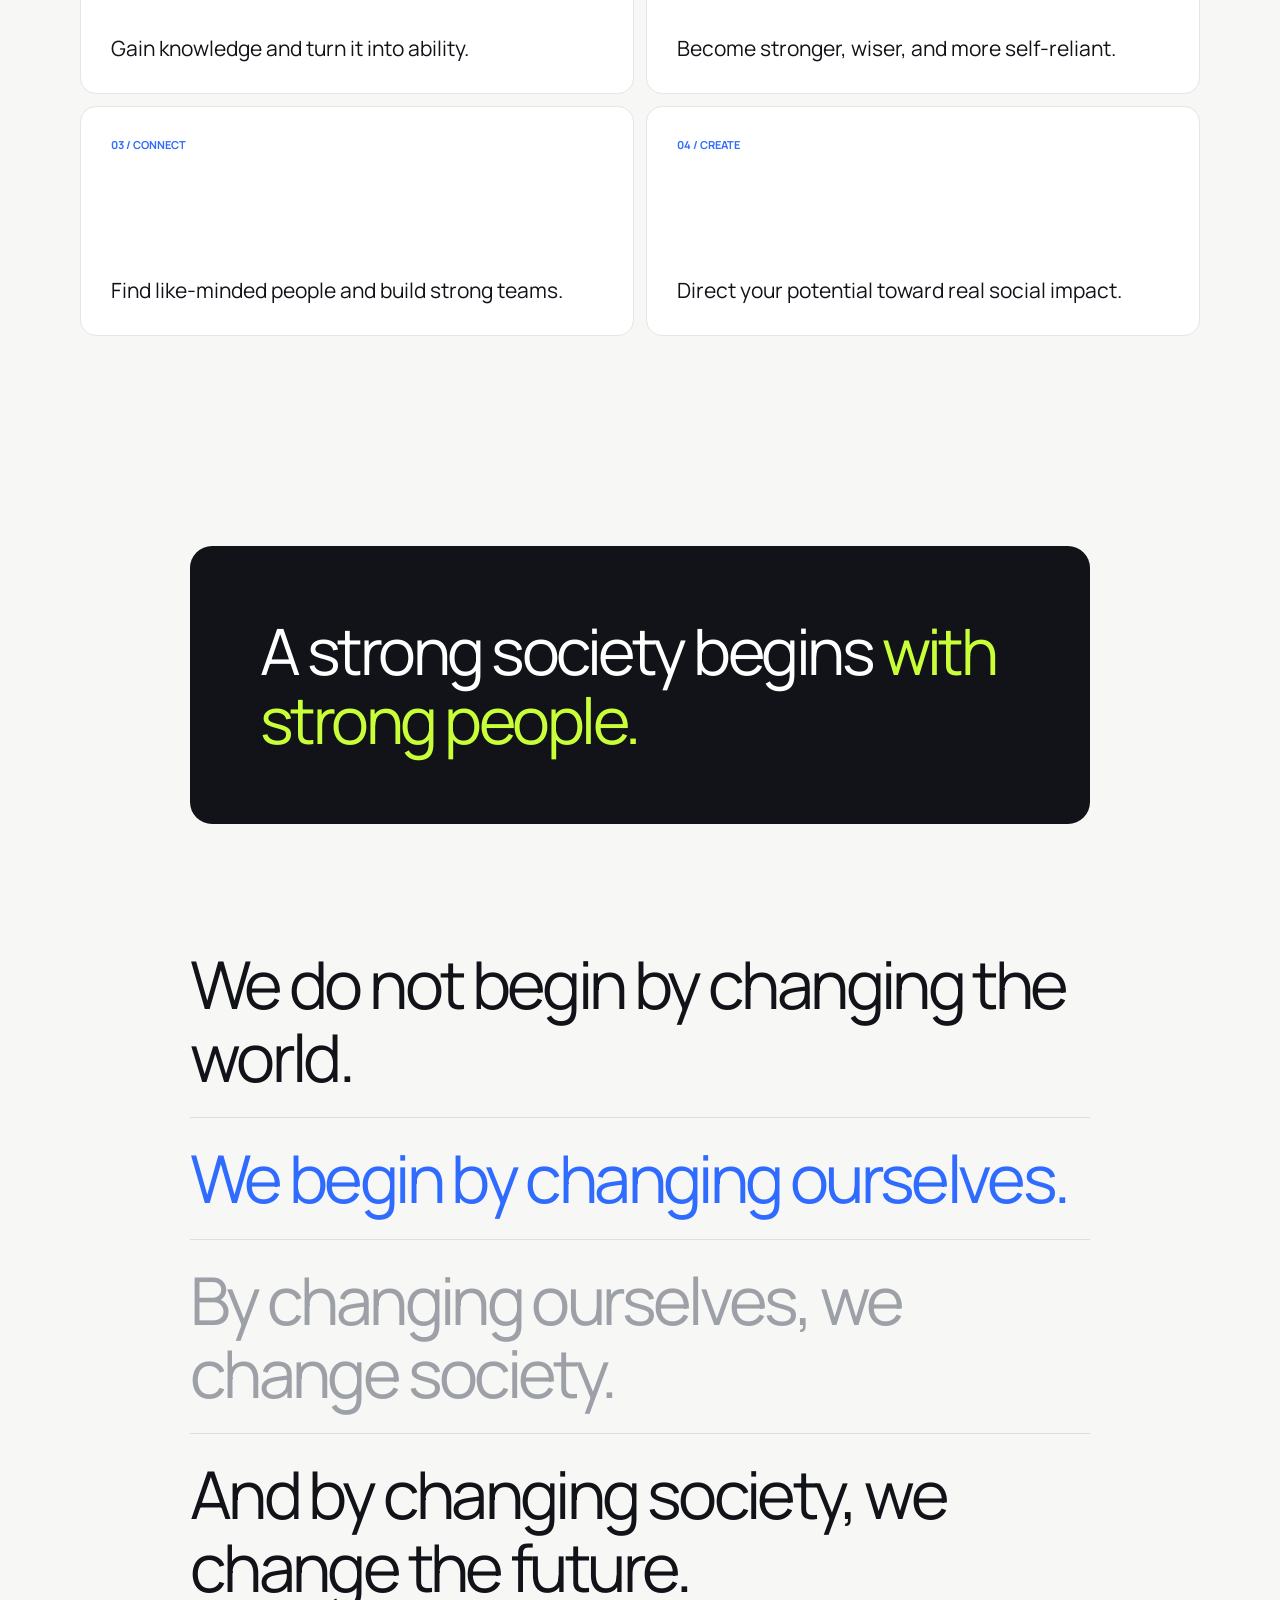
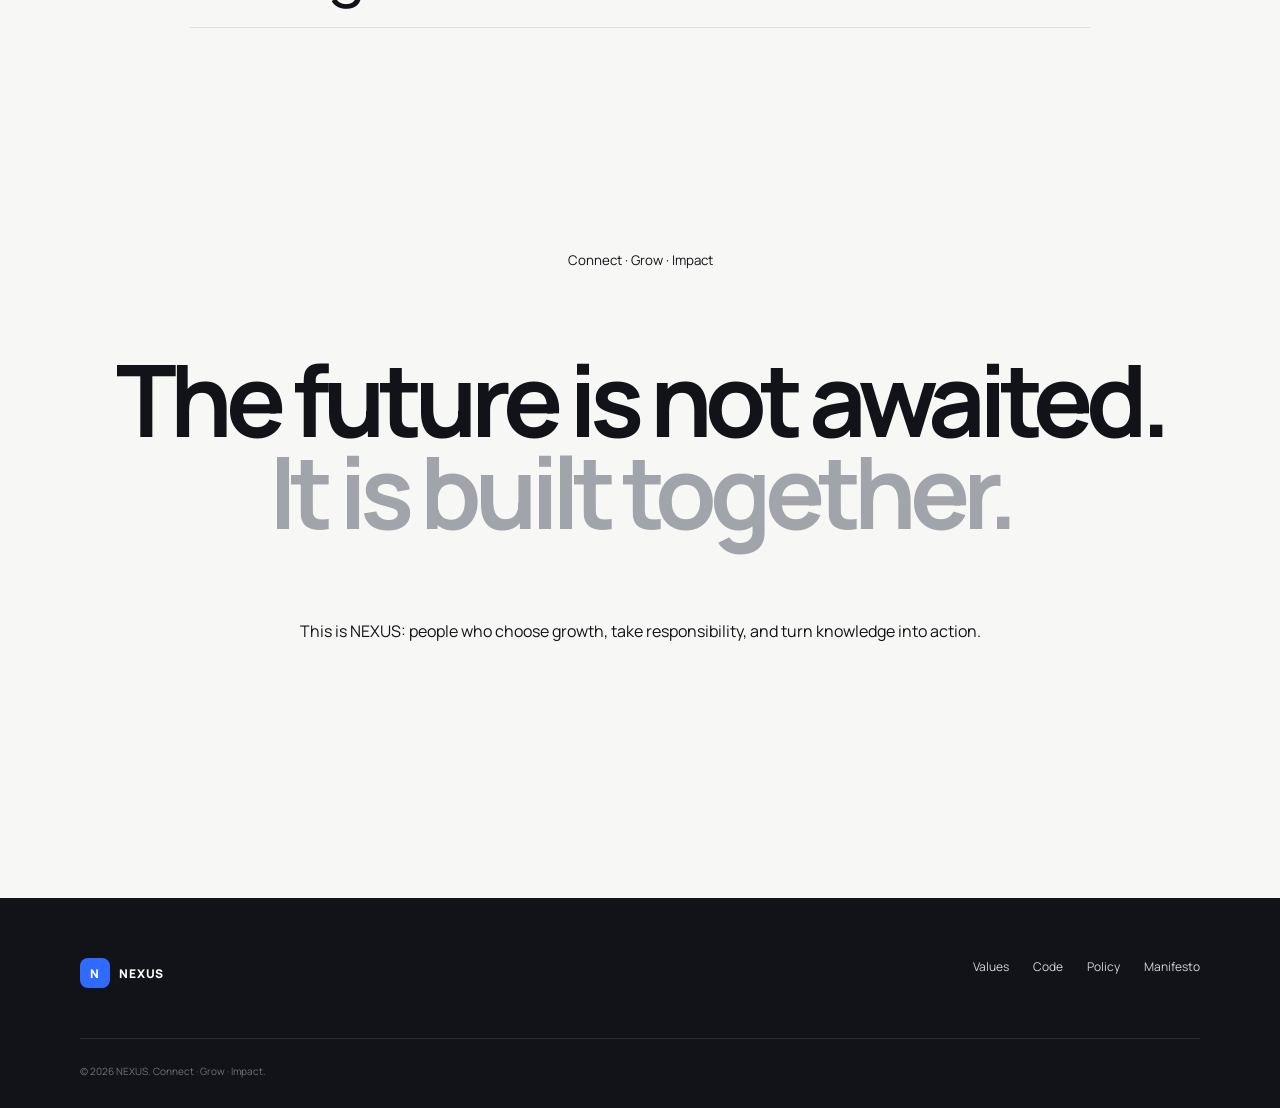
<file: manifesto-en.html>
<!doctype html><html lang="en"><head><meta charset="UTF-8"><meta name="viewport" content="width=device-width,initial-scale=1"><title>Manifesto — NEXUS</title><meta name="description" content="The NEXUS Manifesto: growth, mutual support, and constructive impact."><link rel="stylesheet" href="docs.css"><style>.manifesto-flow{max-width:900px;margin:0 auto;padding:20px 0 110px}.manifesto-line{font-size:clamp(32px,5.2vw,66px);line-height:1.1;letter-spacing:-.055em;margin:0;padding:24px 0;border-bottom:1px solid var(--line)}.manifesto-line.muted{color:#9da0a7}.manifesto-line.accent{color:var(--blue)}.manifesto-pause{margin:100px 0;background:#111318;color:#fff;border-radius:22px;padding:70px}.manifesto-pause p{font-size:clamp(36px,5vw,64px);line-height:1.08;letter-spacing:-.055em;margin:0}.manifesto-pause span{color:var(--lime)}.promise-grid{display:grid;grid-template-columns:repeat(2,1fr);gap:12px}.promise{min-height:230px;background:#fff;border:1px solid #e4e5e7;border-radius:16px;padding:30px;display:flex;flex-direction:column;justify-content:space-between}.promise b{color:var(--blue);font-size:11px}.promise p{font-size:21px;line-height:1.4;margin:0}.signature{text-align:center;padding:110px 20px 140px}.signature h2{font-size:clamp(50px,8vw,100px);line-height:.92;letter-spacing:-.07em}.signature h2 span{color:#a1a4aa}@media(max-width:760px){.manifesto-pause{padding:40px 25px}.promise-grid{grid-template-columns:1fr}}</style><link rel="stylesheet" href="docs-fixes.css"><link rel="stylesheet" href="language.css"></head><body><header class="nav shell"><a class="brand" href="index-en.html"><span class="brand-mark">N</span><span>NEXUS</span></a><nav class="nav-links"><a href="values-en.html">Values</a><a href="code-en.html">Code</a><a href="policy-en.html">Policy</a><a href="manifesto-en.html">Manifesto</a></nav><div class="doc-actions"><div class="language-switch" aria-label="Language selector"><a href="manifesto.html">RU</a><span class="active">EN</span></div><a class="back" href="index-en.html">← Back home</a></div></header><main><section class="doc-hero shell"><div class="kicker">What we believe / 04</div><h1>The NEXUS<br><span>Manifesto.</span></h1><p class="intro">We do not promise an easy path. We create an opportunity to learn, grow, find like-minded people, and become more valuable to society.</p><div class="meta"><span>Open to everyone</span><span>Built for action</span><span>Version 1.0 / 2026</span></div></section>
<section class="manifesto-flow shell"><p class="manifesto-line">We are all part of a vast society.</p><p class="manifesto-line muted">Every person can become better.</p><p class="manifesto-line">Everyone can learn something new.</p><p class="manifesto-line accent">Everyone can help another person.</p><div class="manifesto-pause"><p>We judge people not by where they came from, but by <span>who they strive to become.</span></p></div><p class="manifesto-line">We do not divide people by nationality.</p><p class="manifesto-line muted">Nor by origin, gender, profession, or wealth.</p><p class="manifesto-line">All honest work deserves respect.</p><p class="manifesto-line accent">Every sincere desire to grow matters.</p></section>
<section class="content-section shell"><div class="section-head"><b>01</b><h2>We offer an opportunity</h2><p>Not ready-made success, but a space where personal effort gains knowledge, support, and direction.</p></div><div class="promise-grid"><article class="promise"><b>01 / LEARN</b><p>Gain knowledge and turn it into ability.</p></article><article class="promise"><b>02 / GROW</b><p>Become stronger, wiser, and more self-reliant.</p></article><article class="promise"><b>03 / CONNECT</b><p>Find like-minded people and build strong teams.</p></article><article class="promise"><b>04 / CREATE</b><p>Direct your potential toward real social impact.</p></article></div></section>
<section class="manifesto-flow shell"><div class="manifesto-pause"><p>A strong society begins <span>with strong people.</span></p></div><p class="manifesto-line">We do not begin by changing the world.</p><p class="manifesto-line accent">We begin by changing ourselves.</p><p class="manifesto-line muted">By changing ourselves, we change society.</p><p class="manifesto-line">And by changing society, we change the future.</p></section><section class="signature shell"><small>Connect · Grow · Impact</small><h2>The future is not awaited.<br><span>It is built together.</span></h2><p>This is NEXUS: people who choose growth, take responsibility, and turn knowledge into action.</p></section></main><footer class="footer"><div class="shell footer-row"><a class="brand" href="index-en.html" style="color:white"><span class="brand-mark">N</span><span>NEXUS</span></a><div class="footer-links"><a href="values-en.html">Values</a><a href="code-en.html">Code</a><a href="policy-en.html">Policy</a><a href="manifesto-en.html">Manifesto</a></div></div><div class="shell footer-bottom">© 2026 NEXUS. Connect · Grow · Impact.</div></footer></body></html>
</file>
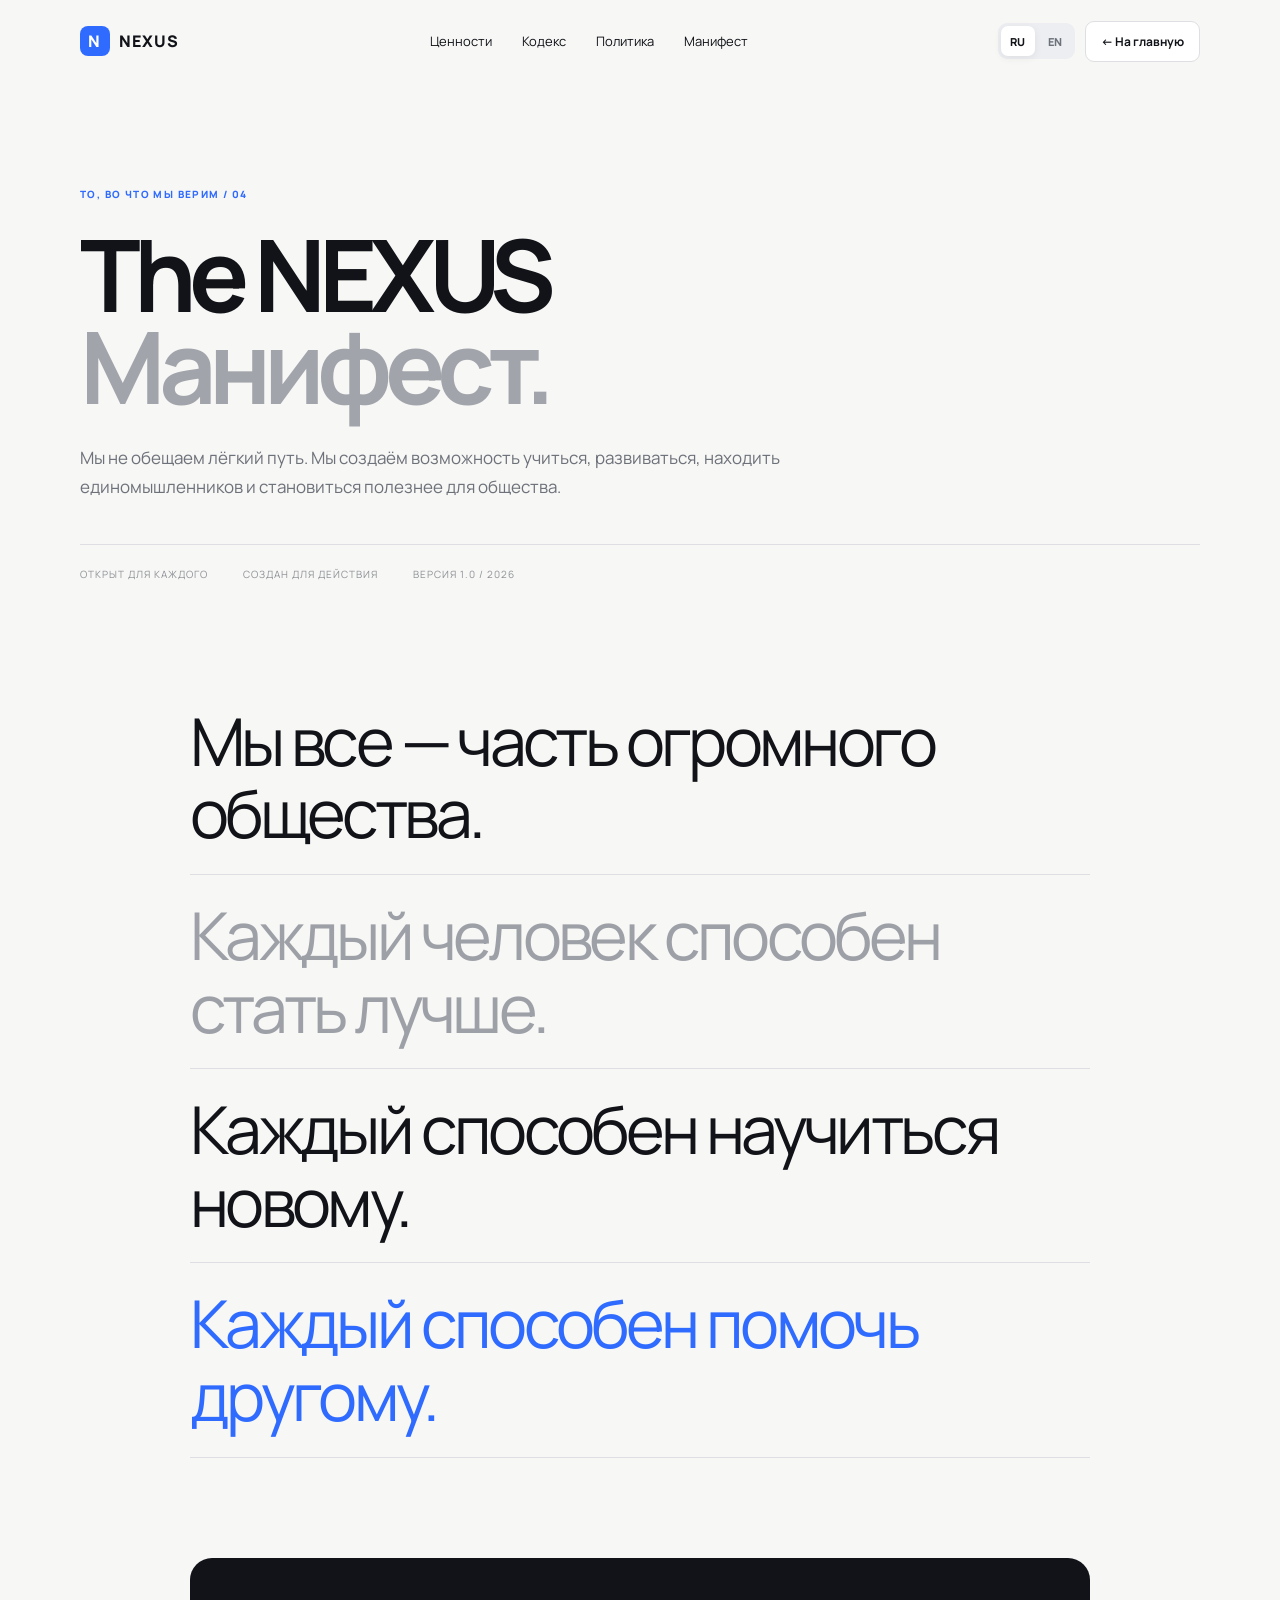
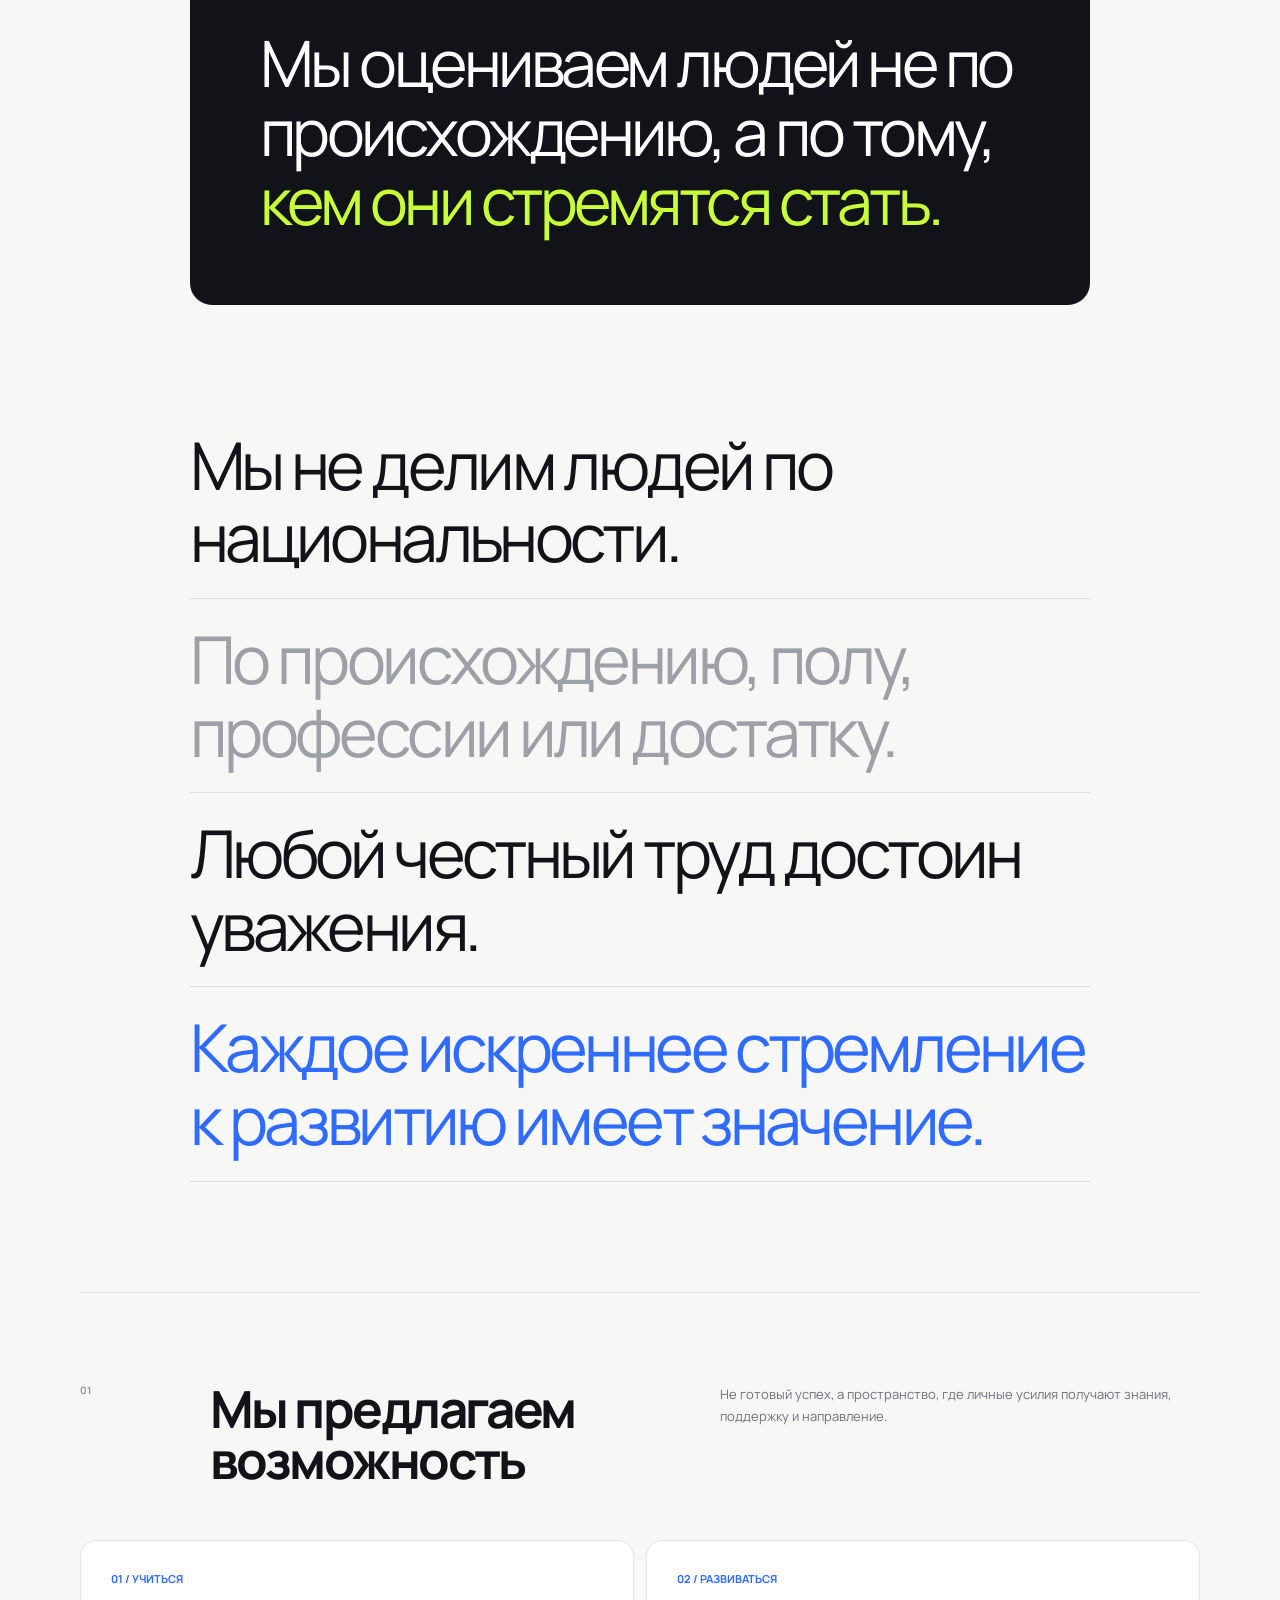
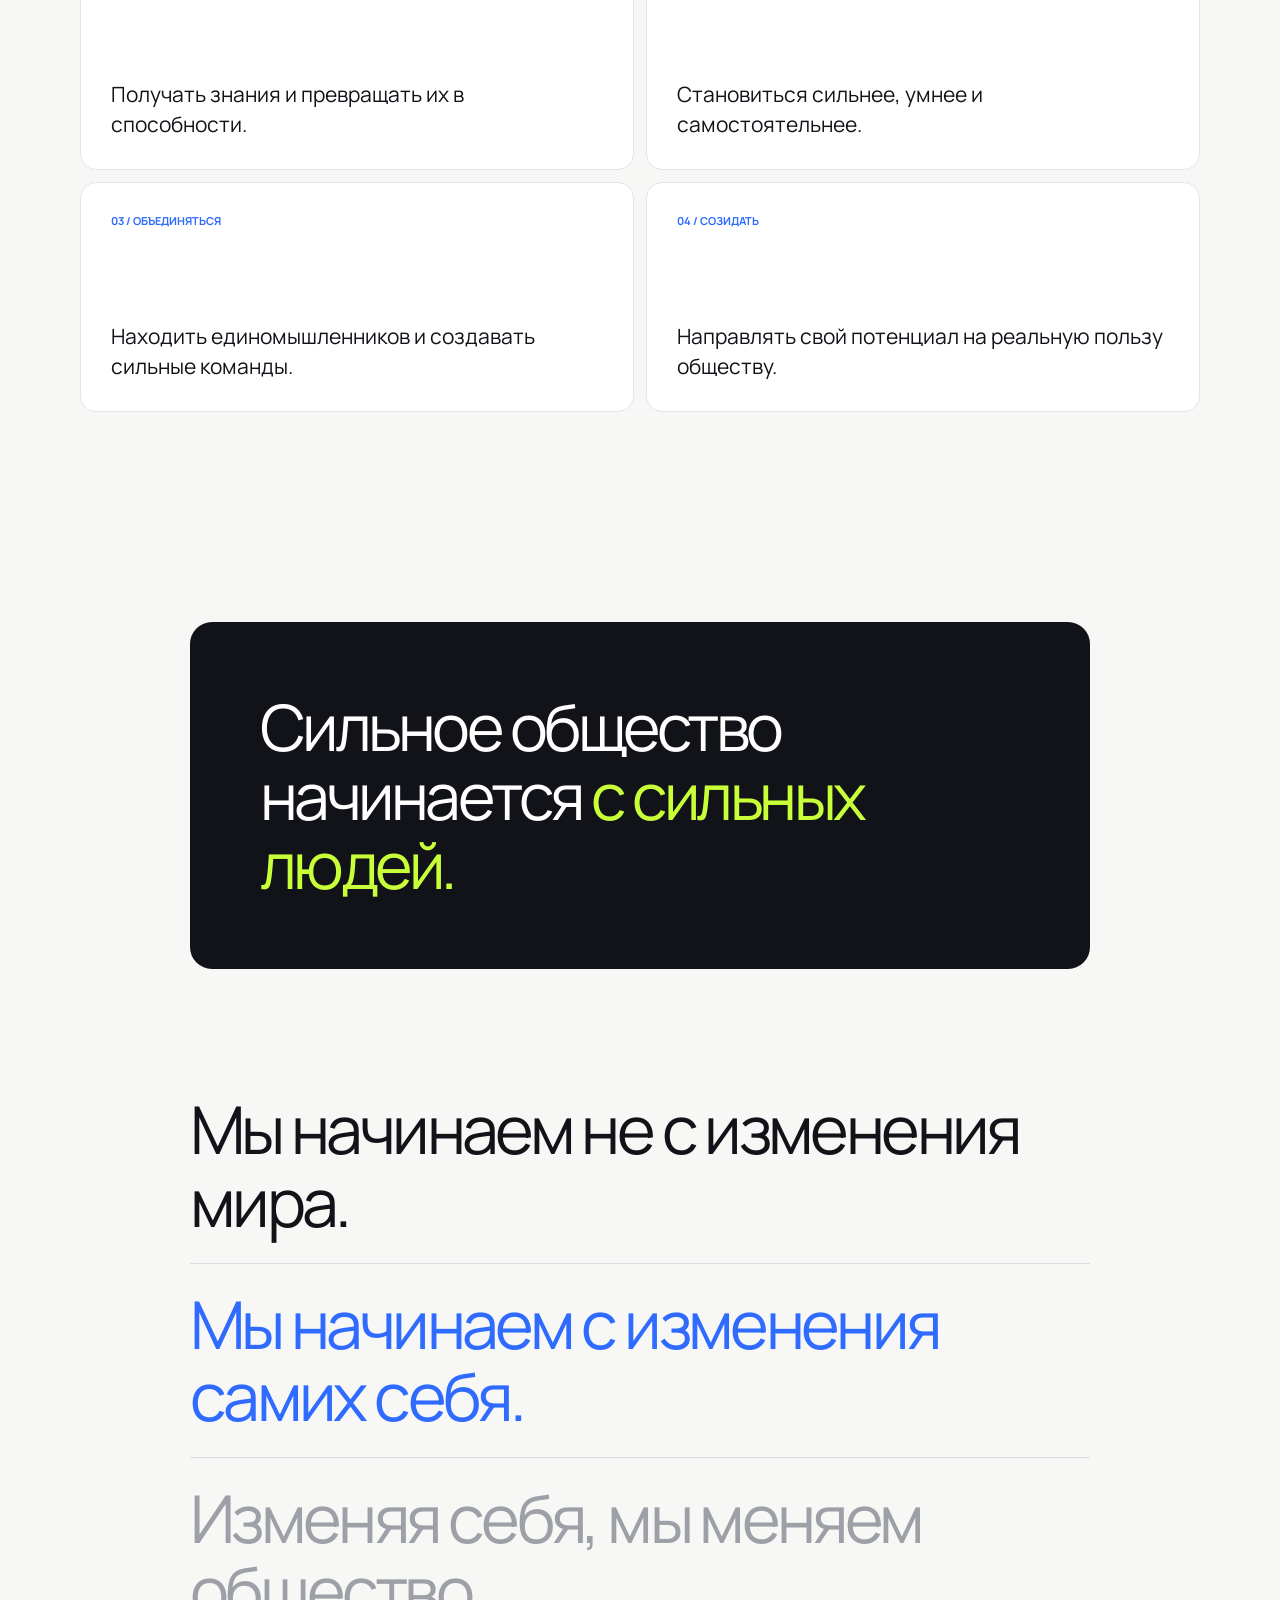
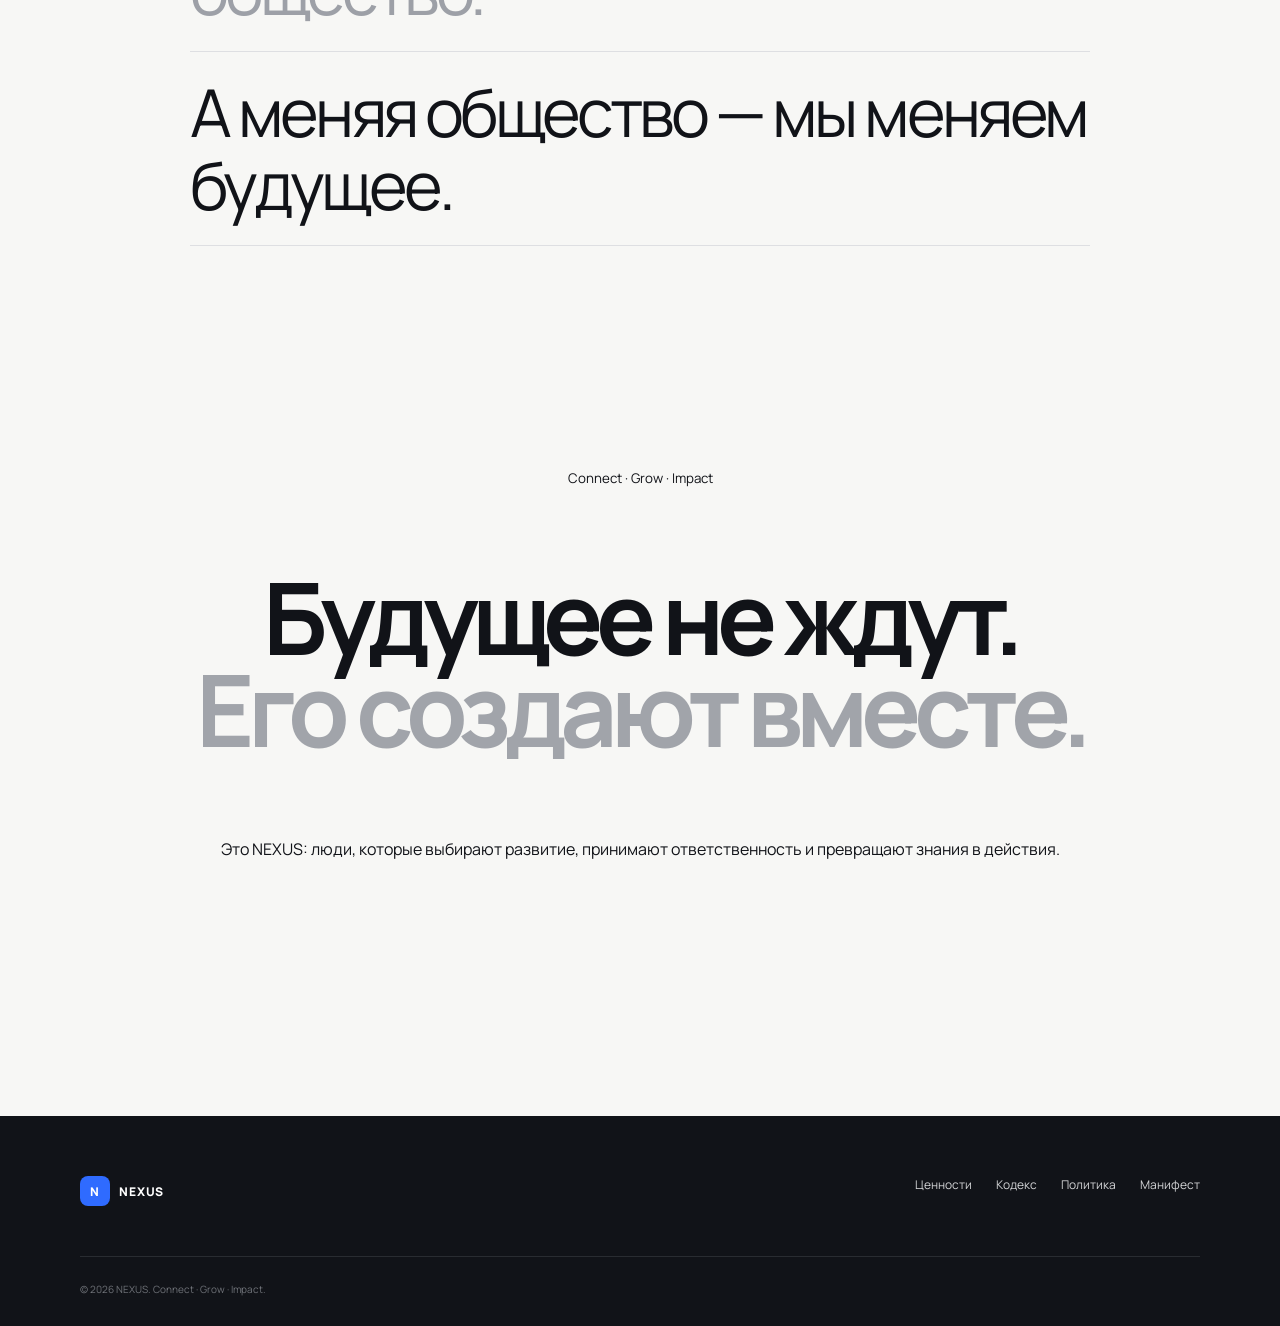
<file: manifesto.html>
<!doctype html><html lang="ru"><head><meta charset="UTF-8"><meta name="viewport" content="width=device-width,initial-scale=1"><title>Манифест — NEXUS</title><meta name="description" content="Манифест NEXUS: развитие, взаимная поддержка и созидательное влияние."><link rel="stylesheet" href="docs.css"><style>.manifesto-flow{max-width:900px;margin:0 auto;padding:20px 0 110px}.manifesto-line{font-size:clamp(32px,5.2vw,66px);line-height:1.1;letter-spacing:-.055em;margin:0;padding:24px 0;border-bottom:1px solid var(--line)}.manifesto-line.muted{color:#9da0a7}.manifesto-line.accent{color:var(--blue)}.manifesto-pause{margin:100px 0;background:#111318;color:#fff;border-radius:22px;padding:70px}.manifesto-pause p{font-size:clamp(36px,5vw,64px);line-height:1.08;letter-spacing:-.055em;margin:0}.manifesto-pause span{color:var(--lime)}.promise-grid{display:grid;grid-template-columns:repeat(2,1fr);gap:12px}.promise{min-height:230px;background:#fff;border:1px solid #e4e5e7;border-radius:16px;padding:30px;display:flex;flex-direction:column;justify-content:space-between}.promise b{color:var(--blue);font-size:11px}.promise p{font-size:21px;line-height:1.4;margin:0}.signature{text-align:center;padding:110px 20px 140px}.signature h2{font-size:clamp(50px,8vw,100px);line-height:.92;letter-spacing:-.07em}.signature h2 span{color:#a1a4aa}@media(max-width:760px){.manifesto-pause{padding:40px 25px}.promise-grid{grid-template-columns:1fr}}</style><link rel="stylesheet" href="docs-fixes.css"><link rel="stylesheet" href="language.css"></head><body><header class="nav shell"><a class="brand" href="index.html"><span class="brand-mark">N</span><span>NEXUS</span></a><nav class="nav-links"><a href="values.html">Ценности</a><a href="code.html">Кодекс</a><a href="policy.html">Политика</a><a href="manifesto.html">Манифест</a></nav><div class="doc-actions"><div class="language-switch" aria-label="Выбор языка"><span class="active">RU</span><a href="manifesto-en.html">EN</a></div><a class="back" href="index.html">← На главную</a></div></header><main><section class="doc-hero shell"><div class="kicker">То, во что мы верим / 04</div><h1>The NEXUS<br><span>Манифест.</span></h1><p class="intro">Мы не обещаем лёгкий путь. Мы создаём возможность учиться, развиваться, находить единомышленников и становиться полезнее для общества.</p><div class="meta"><span>Открыт для каждого</span><span>Создан для действия</span><span>Версия 1.0 / 2026</span></div></section>
<section class="manifesto-flow shell"><p class="manifesto-line">Мы все — часть огромного общества.</p><p class="manifesto-line muted">Каждый человек способен стать лучше.</p><p class="manifesto-line">Каждый способен научиться новому.</p><p class="manifesto-line accent">Каждый способен помочь другому.</p><div class="manifesto-pause"><p>Мы оцениваем людей не по происхождению, а по тому, <span>кем они стремятся стать.</span></p></div><p class="manifesto-line">Мы не делим людей по национальности.</p><p class="manifesto-line muted">По происхождению, полу, профессии или достатку.</p><p class="manifesto-line">Любой честный труд достоин уважения.</p><p class="manifesto-line accent">Каждое искреннее стремление к развитию имеет значение.</p></section>
<section class="content-section shell"><div class="section-head"><b>01</b><h2>Мы предлагаем возможность</h2><p>Не готовый успех, а пространство, где личные усилия получают знания, поддержку и направление.</p></div><div class="promise-grid"><article class="promise"><b>01 / УЧИТЬСЯ</b><p>Получать знания и превращать их в способности.</p></article><article class="promise"><b>02 / РАЗВИВАТЬСЯ</b><p>Становиться сильнее, умнее и самостоятельнее.</p></article><article class="promise"><b>03 / ОБЪЕДИНЯТЬСЯ</b><p>Находить единомышленников и создавать сильные команды.</p></article><article class="promise"><b>04 / СОЗИДАТЬ</b><p>Направлять свой потенциал на реальную пользу обществу.</p></article></div></section>
<section class="manifesto-flow shell"><div class="manifesto-pause"><p>Сильное общество начинается <span>с сильных людей.</span></p></div><p class="manifesto-line">Мы начинаем не с изменения мира.</p><p class="manifesto-line accent">Мы начинаем с изменения самих себя.</p><p class="manifesto-line muted">Изменяя себя, мы меняем общество.</p><p class="manifesto-line">А меняя общество — мы меняем будущее.</p></section><section class="signature shell"><small>Connect · Grow · Impact</small><h2>Будущее не ждут.<br><span>Его создают вместе.</span></h2><p>Это NEXUS: люди, которые выбирают развитие, принимают ответственность и превращают знания в действия.</p></section></main><footer class="footer"><div class="shell footer-row"><a class="brand" href="index.html" style="color:white"><span class="brand-mark">N</span><span>NEXUS</span></a><div class="footer-links"><a href="values.html">Ценности</a><a href="code.html">Кодекс</a><a href="policy.html">Политика</a><a href="manifesto.html">Манифест</a></div></div><div class="shell footer-bottom">© 2026 NEXUS. Connect · Grow · Impact.</div></footer></body></html>
</file>
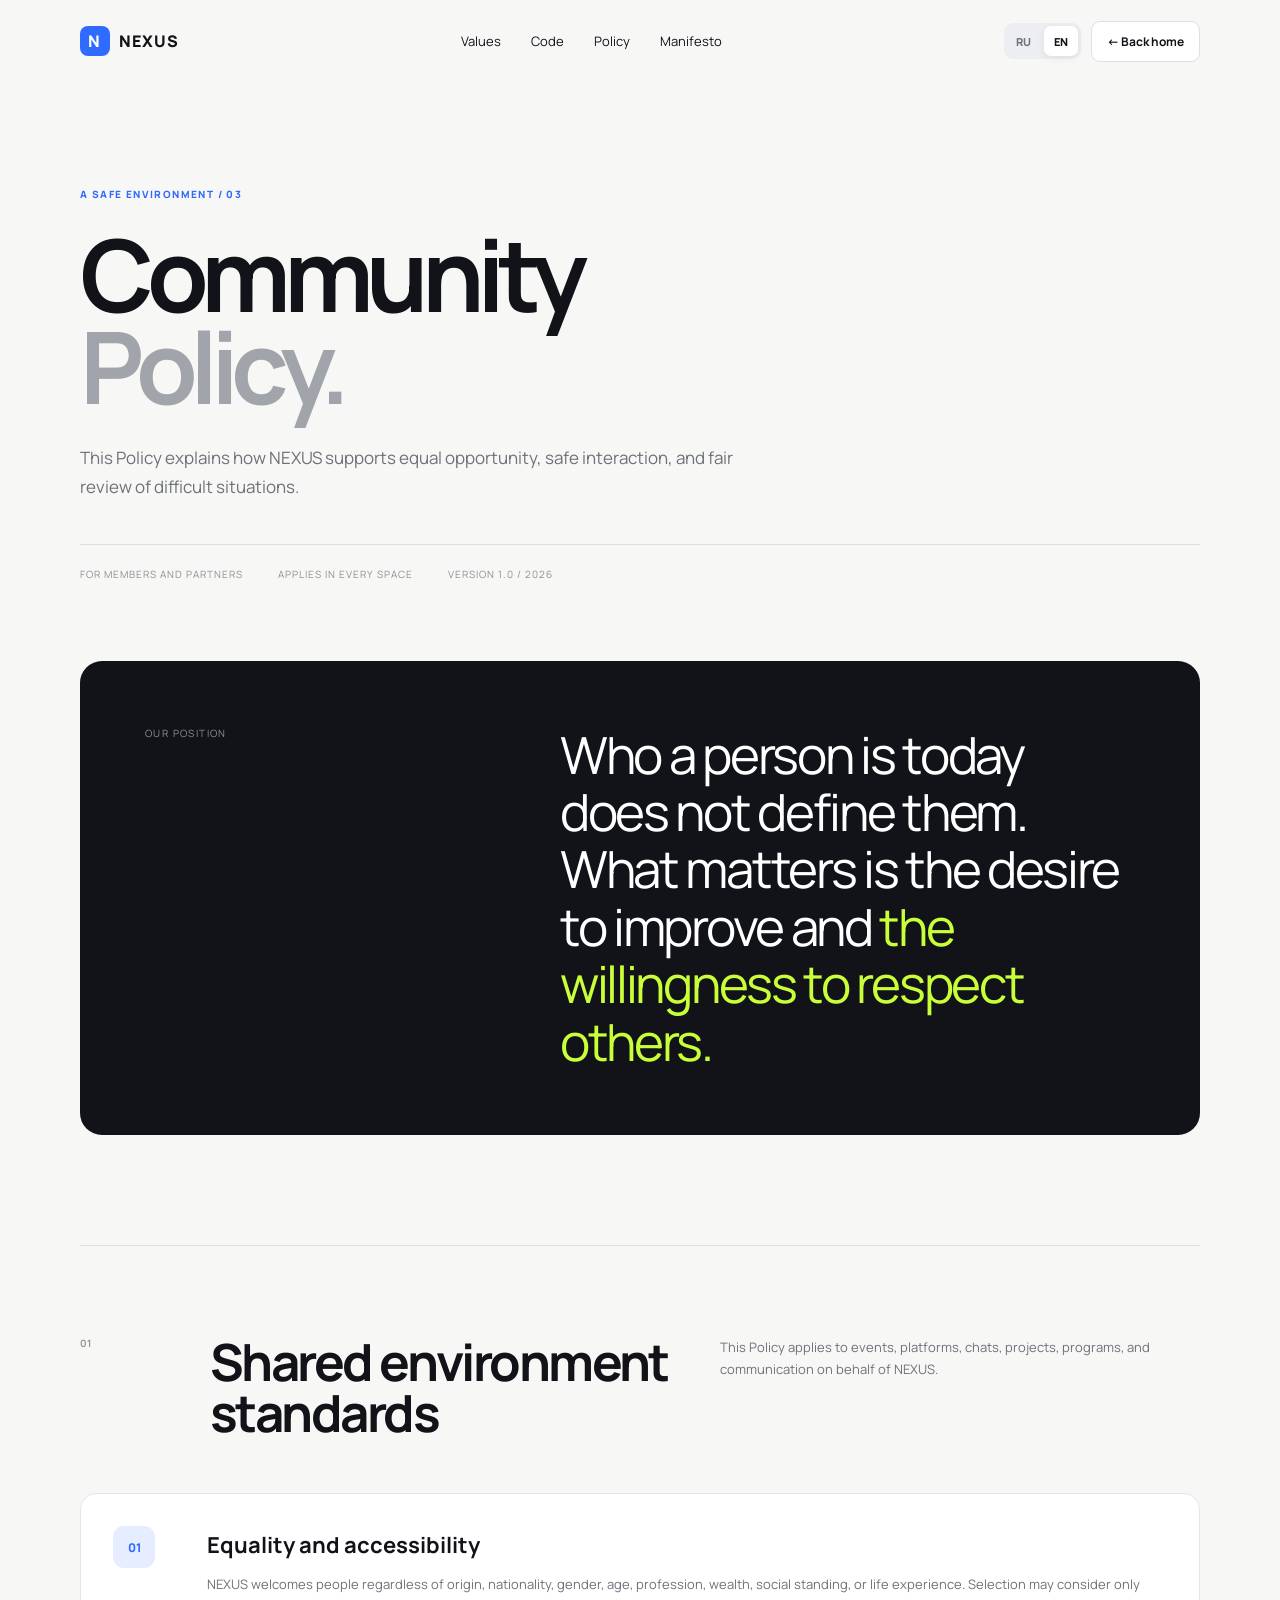
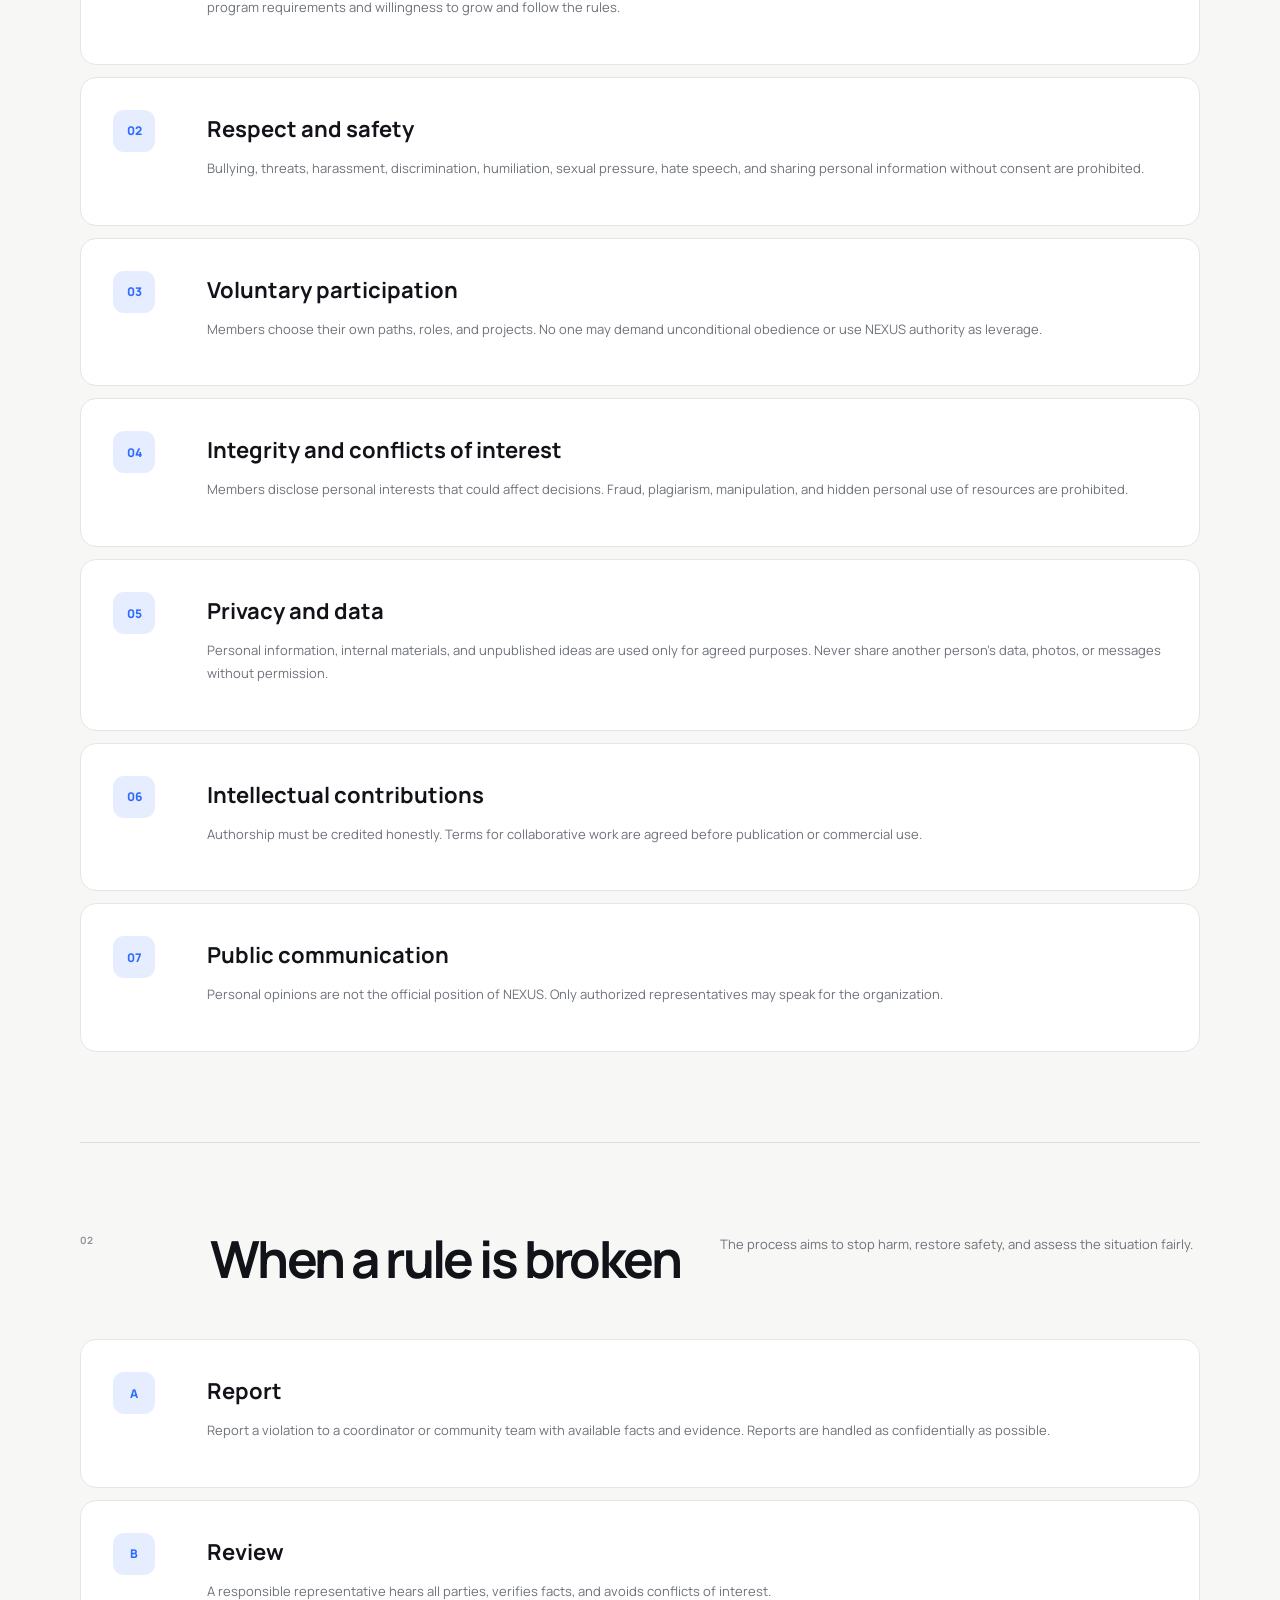
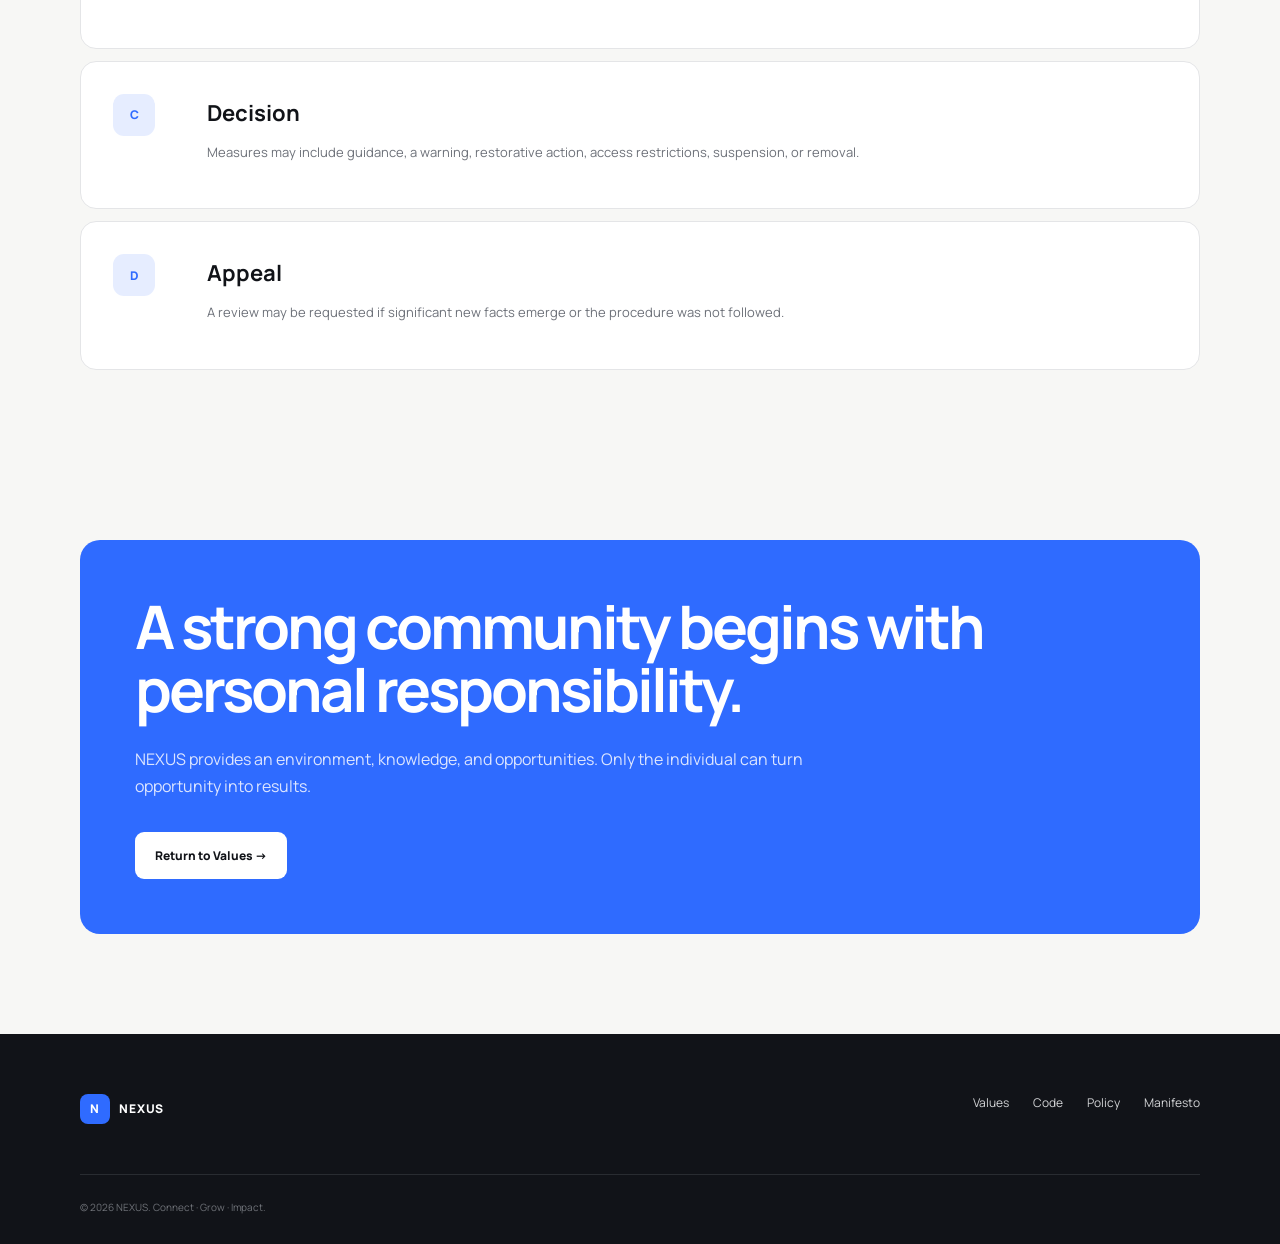
<file: policy-en.html>
<!doctype html><html lang="en"><head><meta charset="UTF-8"><meta name="viewport" content="width=device-width,initial-scale=1"><title>Community Policy — NEXUS</title><meta name="description" content="NEXUS Community Policy: equality, safety, privacy, participation, and fair resolution."><link rel="stylesheet" href="docs.css"><link rel="stylesheet" href="docs-fixes.css"><link rel="stylesheet" href="language.css"></head><body><header class="nav shell"><a class="brand" href="index-en.html"><span class="brand-mark">N</span><span>NEXUS</span></a><nav class="nav-links"><a href="values-en.html">Values</a><a href="code-en.html">Code</a><a href="policy-en.html">Policy</a><a href="manifesto-en.html">Manifesto</a></nav><div class="doc-actions"><div class="language-switch" aria-label="Language selector"><a href="policy.html">RU</a><span class="active">EN</span></div><a class="back" href="index-en.html">← Back home</a></div></header><main><section class="doc-hero shell"><div class="kicker">A safe environment / 03</div><h1>Community<br><span>Policy.</span></h1><p class="intro">This Policy explains how NEXUS supports equal opportunity, safe interaction, and fair review of difficult situations.</p><div class="meta"><span>For members and partners</span><span>Applies in every space</span><span>Version 1.0 / 2026</span></div></section>
<section class="statement shell"><div class="statement-label">Our position</div><blockquote>Who a person is today does not define them. What matters is the desire to improve and <span>the willingness to respect others.</span></blockquote></section>
<section class="content-section shell"><div class="section-head"><b>01</b><h2>Shared environment standards</h2><p>This Policy applies to events, platforms, chats, projects, programs, and communication on behalf of NEXUS.</p></div><div class="policy-list">
<article class="policy-item"><span>01</span><div><h3>Equality and accessibility</h3><p>NEXUS welcomes people regardless of origin, nationality, gender, age, profession, wealth, social standing, or life experience. Selection may consider only program requirements and willingness to grow and follow the rules.</p></div></article>
<article class="policy-item"><span>02</span><div><h3>Respect and safety</h3><p>Bullying, threats, harassment, discrimination, humiliation, sexual pressure, hate speech, and sharing personal information without consent are prohibited.</p></div></article>
<article class="policy-item"><span>03</span><div><h3>Voluntary participation</h3><p>Members choose their own paths, roles, and projects. No one may demand unconditional obedience or use NEXUS authority as leverage.</p></div></article>
<article class="policy-item"><span>04</span><div><h3>Integrity and conflicts of interest</h3><p>Members disclose personal interests that could affect decisions. Fraud, plagiarism, manipulation, and hidden personal use of resources are prohibited.</p></div></article>
<article class="policy-item"><span>05</span><div><h3>Privacy and data</h3><p>Personal information, internal materials, and unpublished ideas are used only for agreed purposes. Never share another person’s data, photos, or messages without permission.</p></div></article>
<article class="policy-item"><span>06</span><div><h3>Intellectual contributions</h3><p>Authorship must be credited honestly. Terms for collaborative work are agreed before publication or commercial use.</p></div></article>
<article class="policy-item"><span>07</span><div><h3>Public communication</h3><p>Personal opinions are not the official position of NEXUS. Only authorized representatives may speak for the organization.</p></div></article></div></section>
<section class="content-section shell"><div class="section-head"><b>02</b><h2>When a rule is broken</h2><p>The process aims to stop harm, restore safety, and assess the situation fairly.</p></div><div class="policy-list"><article class="policy-item"><span>A</span><div><h3>Report</h3><p>Report a violation to a coordinator or community team with available facts and evidence. Reports are handled as confidentially as possible.</p></div></article><article class="policy-item"><span>B</span><div><h3>Review</h3><p>A responsible representative hears all parties, verifies facts, and avoids conflicts of interest.</p></div></article><article class="policy-item"><span>C</span><div><h3>Decision</h3><p>Measures may include guidance, a warning, restorative action, access restrictions, suspension, or removal.</p></div></article><article class="policy-item"><span>D</span><div><h3>Appeal</h3><p>A review may be requested if significant new facts emerge or the procedure was not followed.</p></div></article></div></section>
<section class="callout shell"><h2>A strong community begins with personal responsibility.</h2><p>NEXUS provides an environment, knowledge, and opportunities. Only the individual can turn opportunity into results.</p><a href="values-en.html">Return to Values →</a></section></main><footer class="footer"><div class="shell footer-row"><a class="brand" href="index-en.html" style="color:white"><span class="brand-mark">N</span><span>NEXUS</span></a><div class="footer-links"><a href="values-en.html">Values</a><a href="code-en.html">Code</a><a href="policy-en.html">Policy</a><a href="manifesto-en.html">Manifesto</a></div></div><div class="shell footer-bottom">© 2026 NEXUS. Connect · Grow · Impact.</div></footer></body></html>
</file>
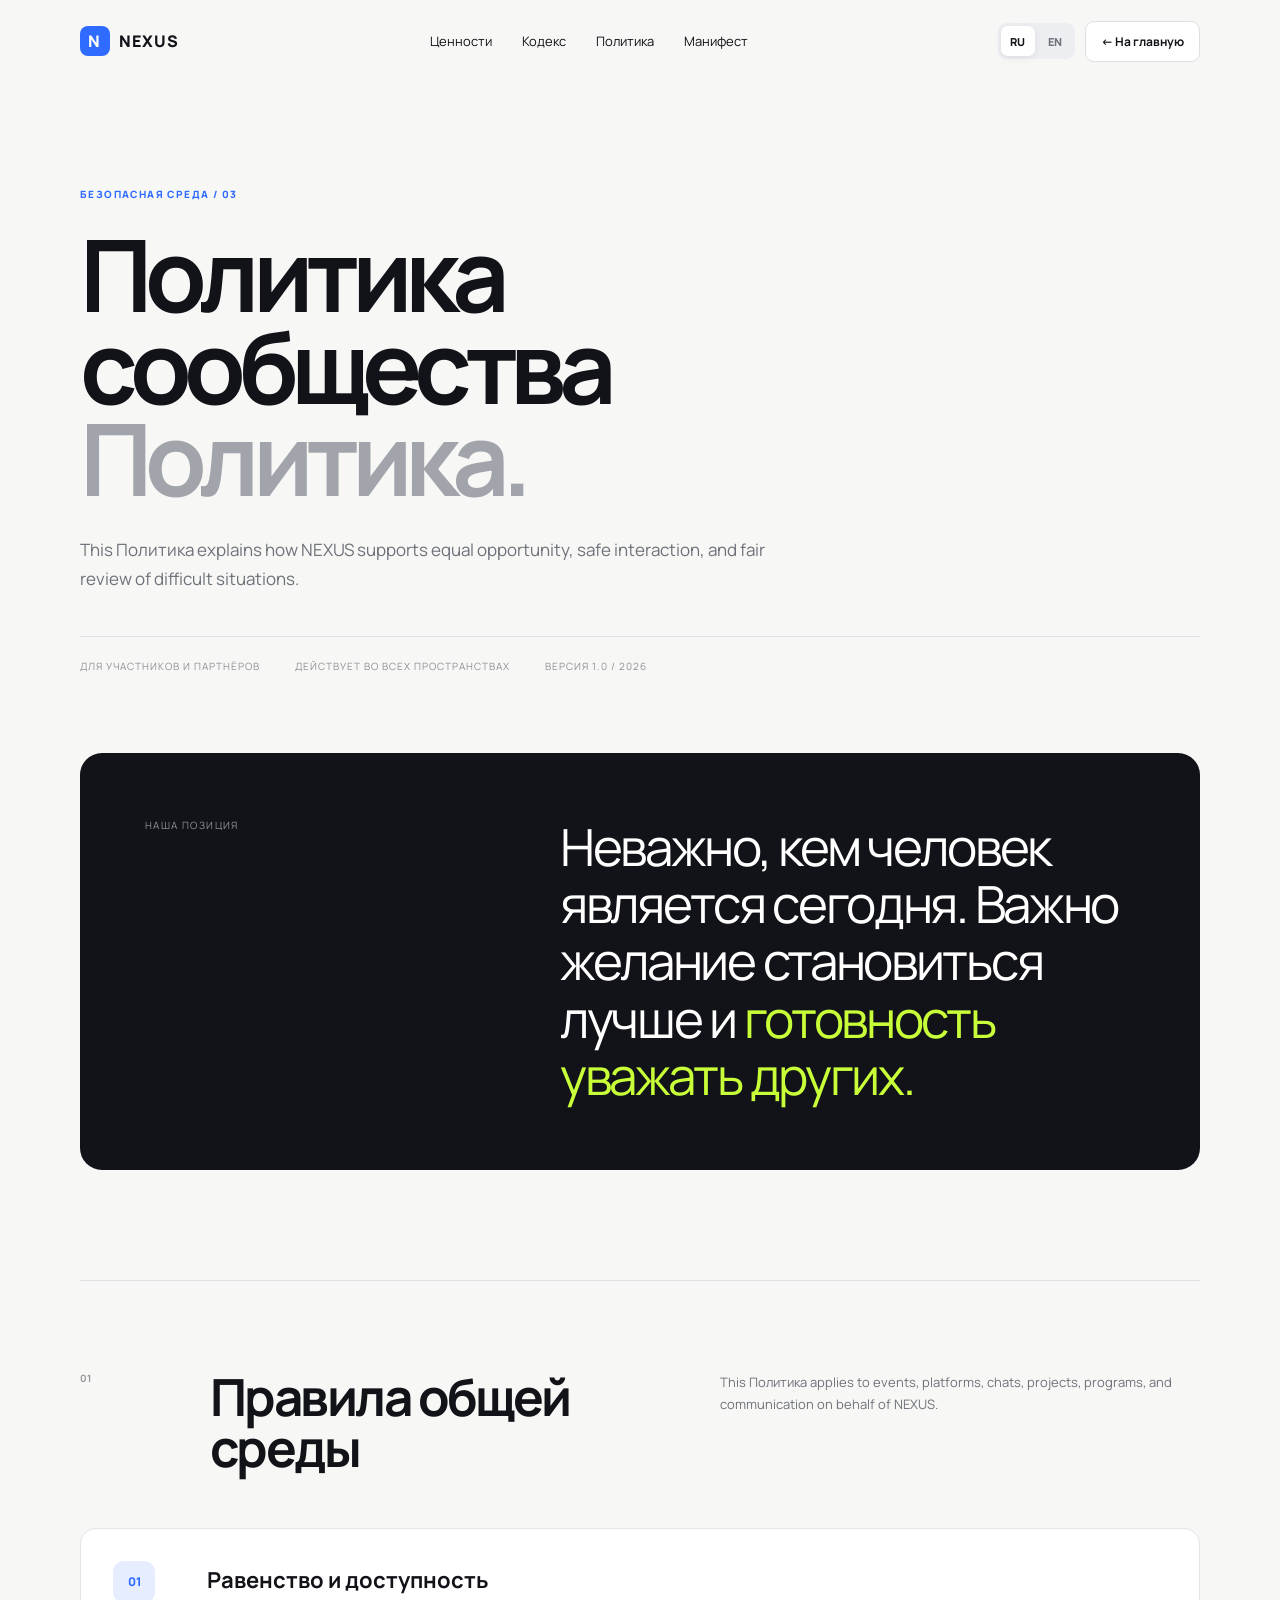
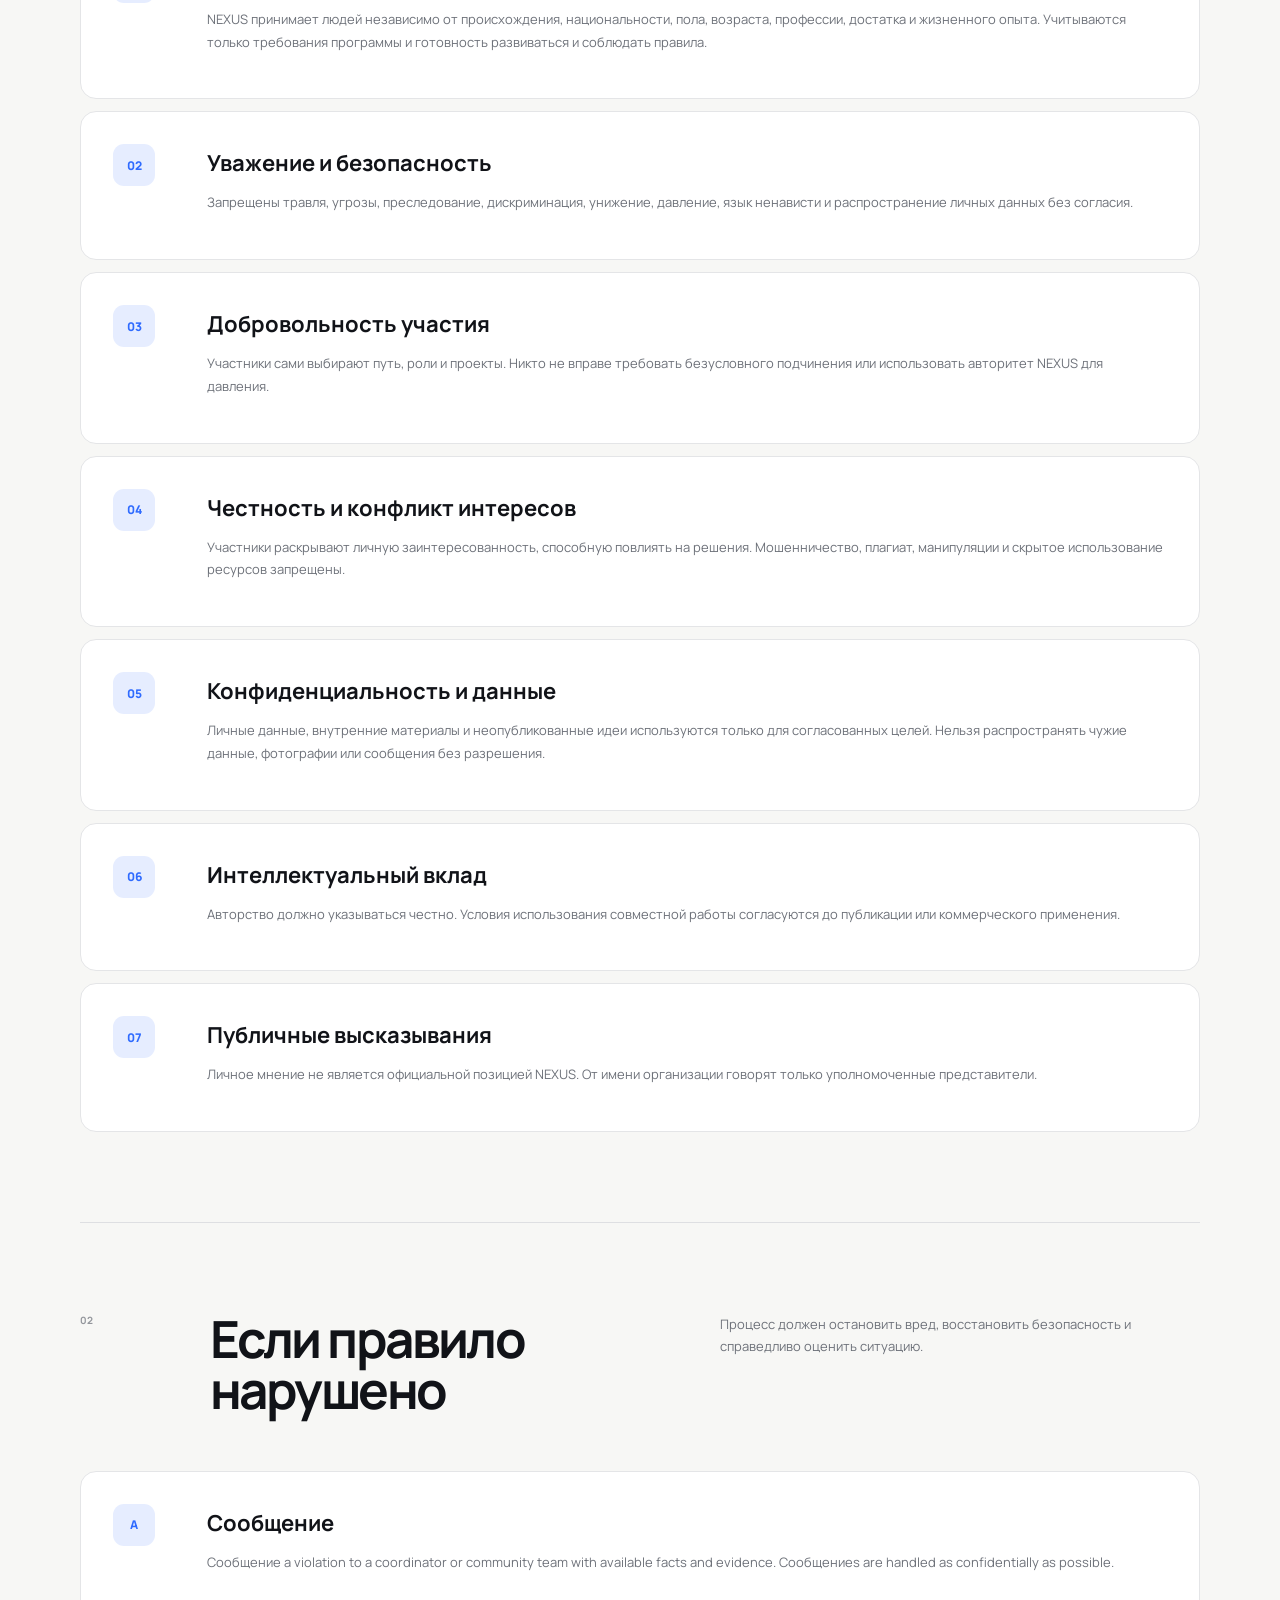
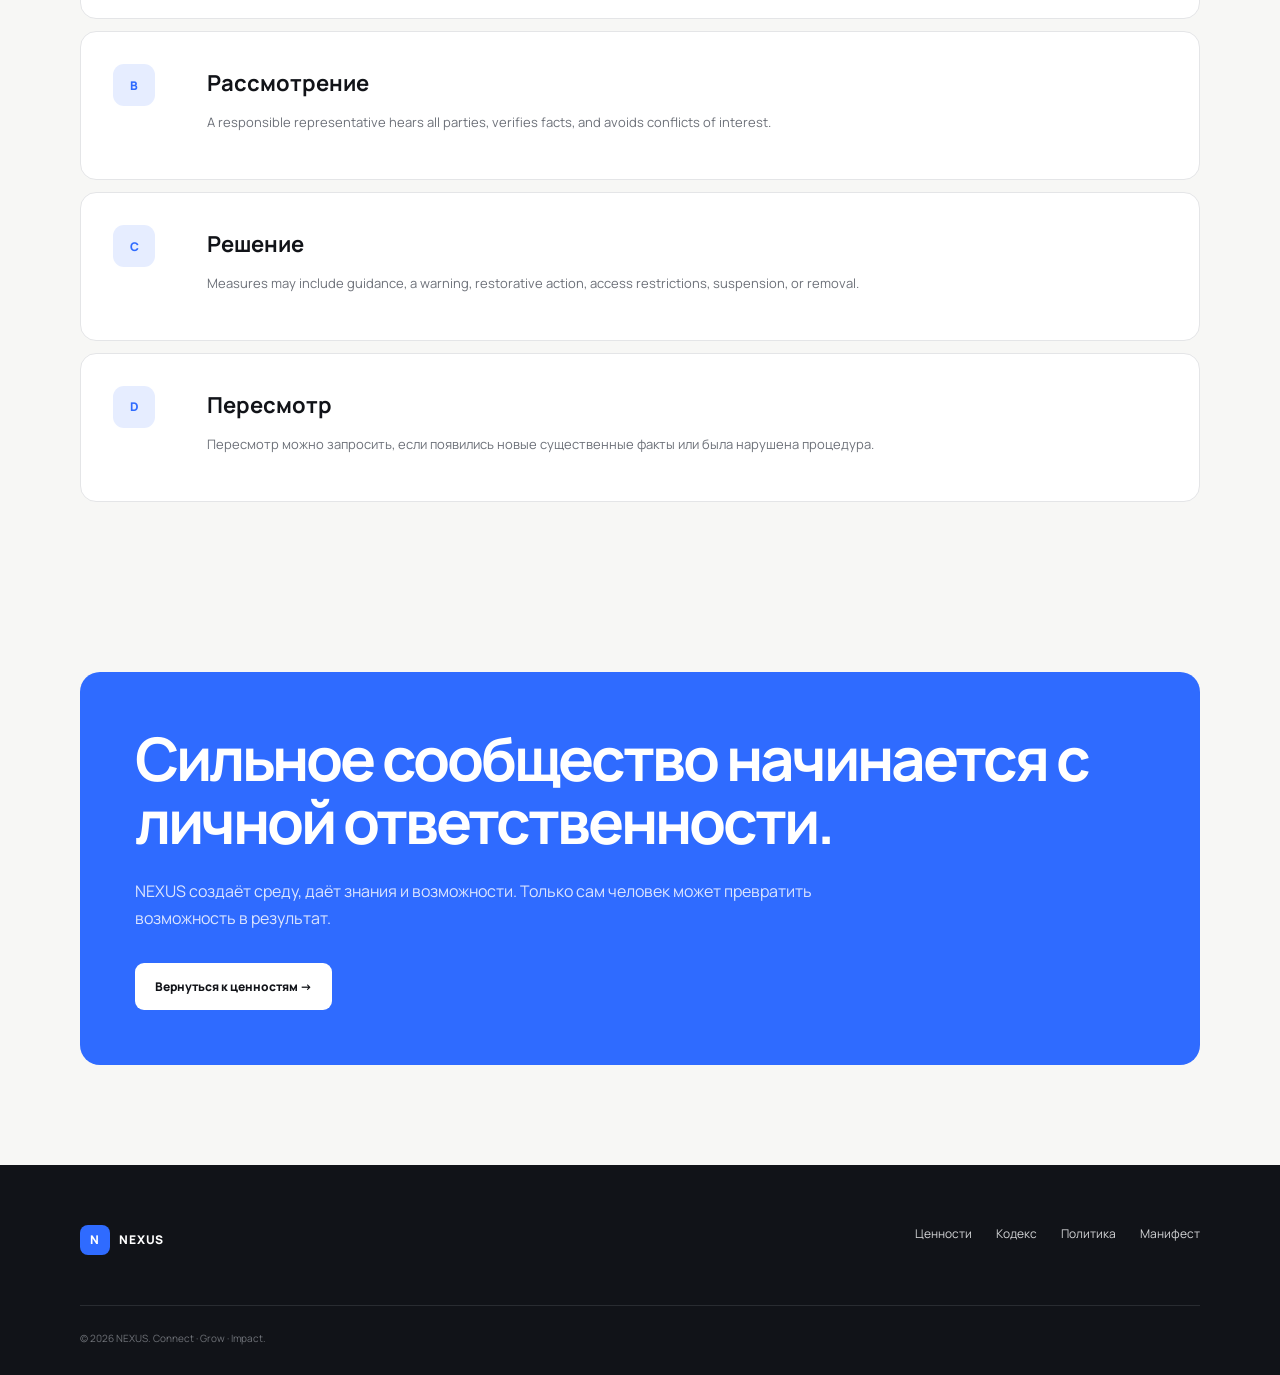
<file: policy.html>
<!doctype html><html lang="ru"><head><meta charset="UTF-8"><meta name="viewport" content="width=device-width,initial-scale=1"><title>Community Политика — NEXUS</title><meta name="description" content="Политика сообщества NEXUS: равенство, безопасность, конфиденциальность и справедливое разрешение ситуаций."><link rel="stylesheet" href="docs.css"><link rel="stylesheet" href="docs-fixes.css"><link rel="stylesheet" href="language.css"></head><body><header class="nav shell"><a class="brand" href="index.html"><span class="brand-mark">N</span><span>NEXUS</span></a><nav class="nav-links"><a href="values.html">Ценности</a><a href="code.html">Кодекс</a><a href="policy.html">Политика</a><a href="manifesto.html">Манифест</a></nav><div class="doc-actions"><div class="language-switch" aria-label="Выбор языка"><span class="active">RU</span><a href="policy-en.html">EN</a></div><a class="back" href="index.html">← На главную</a></div></header><main><section class="doc-hero shell"><div class="kicker">Безопасная среда / 03</div><h1>Политика сообщества<br><span>Политика.</span></h1><p class="intro">This Политика explains how NEXUS supports equal opportunity, safe interaction, and fair review of difficult situations.</p><div class="meta"><span>Для участников и партнёров</span><span>Действует во всех пространствах</span><span>Версия 1.0 / 2026</span></div></section>
<section class="statement shell"><div class="statement-label">Наша позиция</div><blockquote>Неважно, кем человек является сегодня. Важно желание становиться лучше и <span>готовность уважать других.</span></blockquote></section>
<section class="content-section shell"><div class="section-head"><b>01</b><h2>Правила общей среды</h2><p>This Политика applies to events, platforms, chats, projects, programs, and communication on behalf of NEXUS.</p></div><div class="policy-list">
<article class="policy-item"><span>01</span><div><h3>Равенство и доступность</h3><p>NEXUS принимает людей независимо от происхождения, национальности, пола, возраста, профессии, достатка и жизненного опыта. Учитываются только требования программы и готовность развиваться и соблюдать правила.</p></div></article>
<article class="policy-item"><span>02</span><div><h3>Уважение и безопасность</h3><p>Запрещены травля, угрозы, преследование, дискриминация, унижение, давление, язык ненависти и распространение личных данных без согласия.</p></div></article>
<article class="policy-item"><span>03</span><div><h3>Добровольность участия</h3><p>Участники сами выбирают путь, роли и проекты. Никто не вправе требовать безусловного подчинения или использовать авторитет NEXUS для давления.</p></div></article>
<article class="policy-item"><span>04</span><div><h3>Честность и конфликт интересов</h3><p>Участники раскрывают личную заинтересованность, способную повлиять на решения. Мошенничество, плагиат, манипуляции и скрытое использование ресурсов запрещены.</p></div></article>
<article class="policy-item"><span>05</span><div><h3>Конфиденциальность и данные</h3><p>Личные данные, внутренние материалы и неопубликованные идеи используются только для согласованных целей. Нельзя распространять чужие данные, фотографии или сообщения без разрешения.</p></div></article>
<article class="policy-item"><span>06</span><div><h3>Интеллектуальный вклад</h3><p>Авторство должно указываться честно. Условия использования совместной работы согласуются до публикации или коммерческого применения.</p></div></article>
<article class="policy-item"><span>07</span><div><h3>Публичные высказывания</h3><p>Личное мнение не является официальной позицией NEXUS. От имени организации говорят только уполномоченные представители.</p></div></article></div></section>
<section class="content-section shell"><div class="section-head"><b>02</b><h2>Если правило нарушено</h2><p>Процесс должен остановить вред, восстановить безопасность и справедливо оценить ситуацию.</p></div><div class="policy-list"><article class="policy-item"><span>A</span><div><h3>Сообщение</h3><p>Сообщение a violation to a coordinator or community team with available facts and evidence. Сообщениеs are handled as confidentially as possible.</p></div></article><article class="policy-item"><span>B</span><div><h3>Рассмотрение</h3><p>A responsible representative hears all parties, verifies facts, and avoids conflicts of interest.</p></div></article><article class="policy-item"><span>C</span><div><h3>Решение</h3><p>Measures may include guidance, a warning, restorative action, access restrictions, suspension, or removal.</p></div></article><article class="policy-item"><span>D</span><div><h3>Пересмотр</h3><p>Пересмотр можно запросить, если появились новые существенные факты или была нарушена процедура.</p></div></article></div></section>
<section class="callout shell"><h2>Сильное сообщество начинается с личной ответственности.</h2><p>NEXUS создаёт среду, даёт знания и возможности. Только сам человек может превратить возможность в результат.</p><a href="values.html">Вернуться к ценностям →</a></section></main><footer class="footer"><div class="shell footer-row"><a class="brand" href="index.html" style="color:white"><span class="brand-mark">N</span><span>NEXUS</span></a><div class="footer-links"><a href="values.html">Ценности</a><a href="code.html">Кодекс</a><a href="policy.html">Политика</a><a href="manifesto.html">Манифест</a></div></div><div class="shell footer-bottom">© 2026 NEXUS. Connect · Grow · Impact.</div></footer></body></html>
</file>
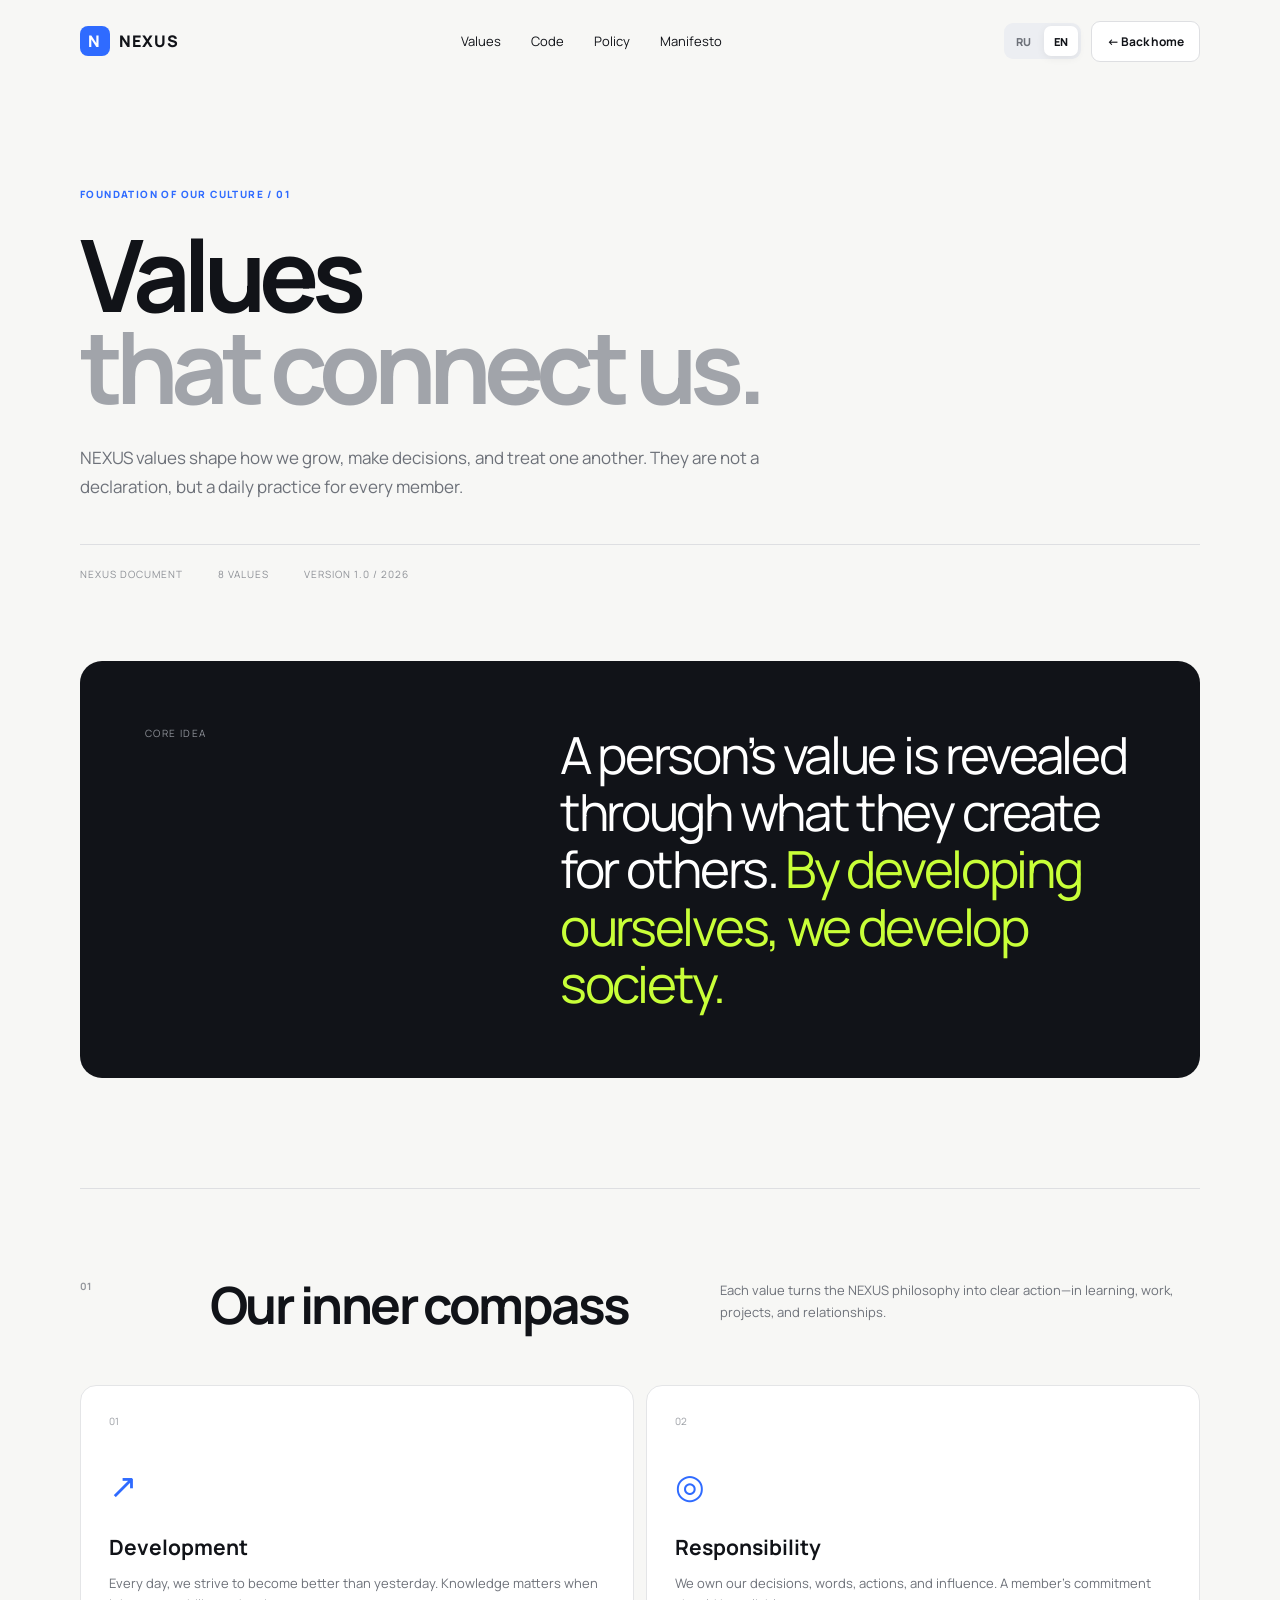
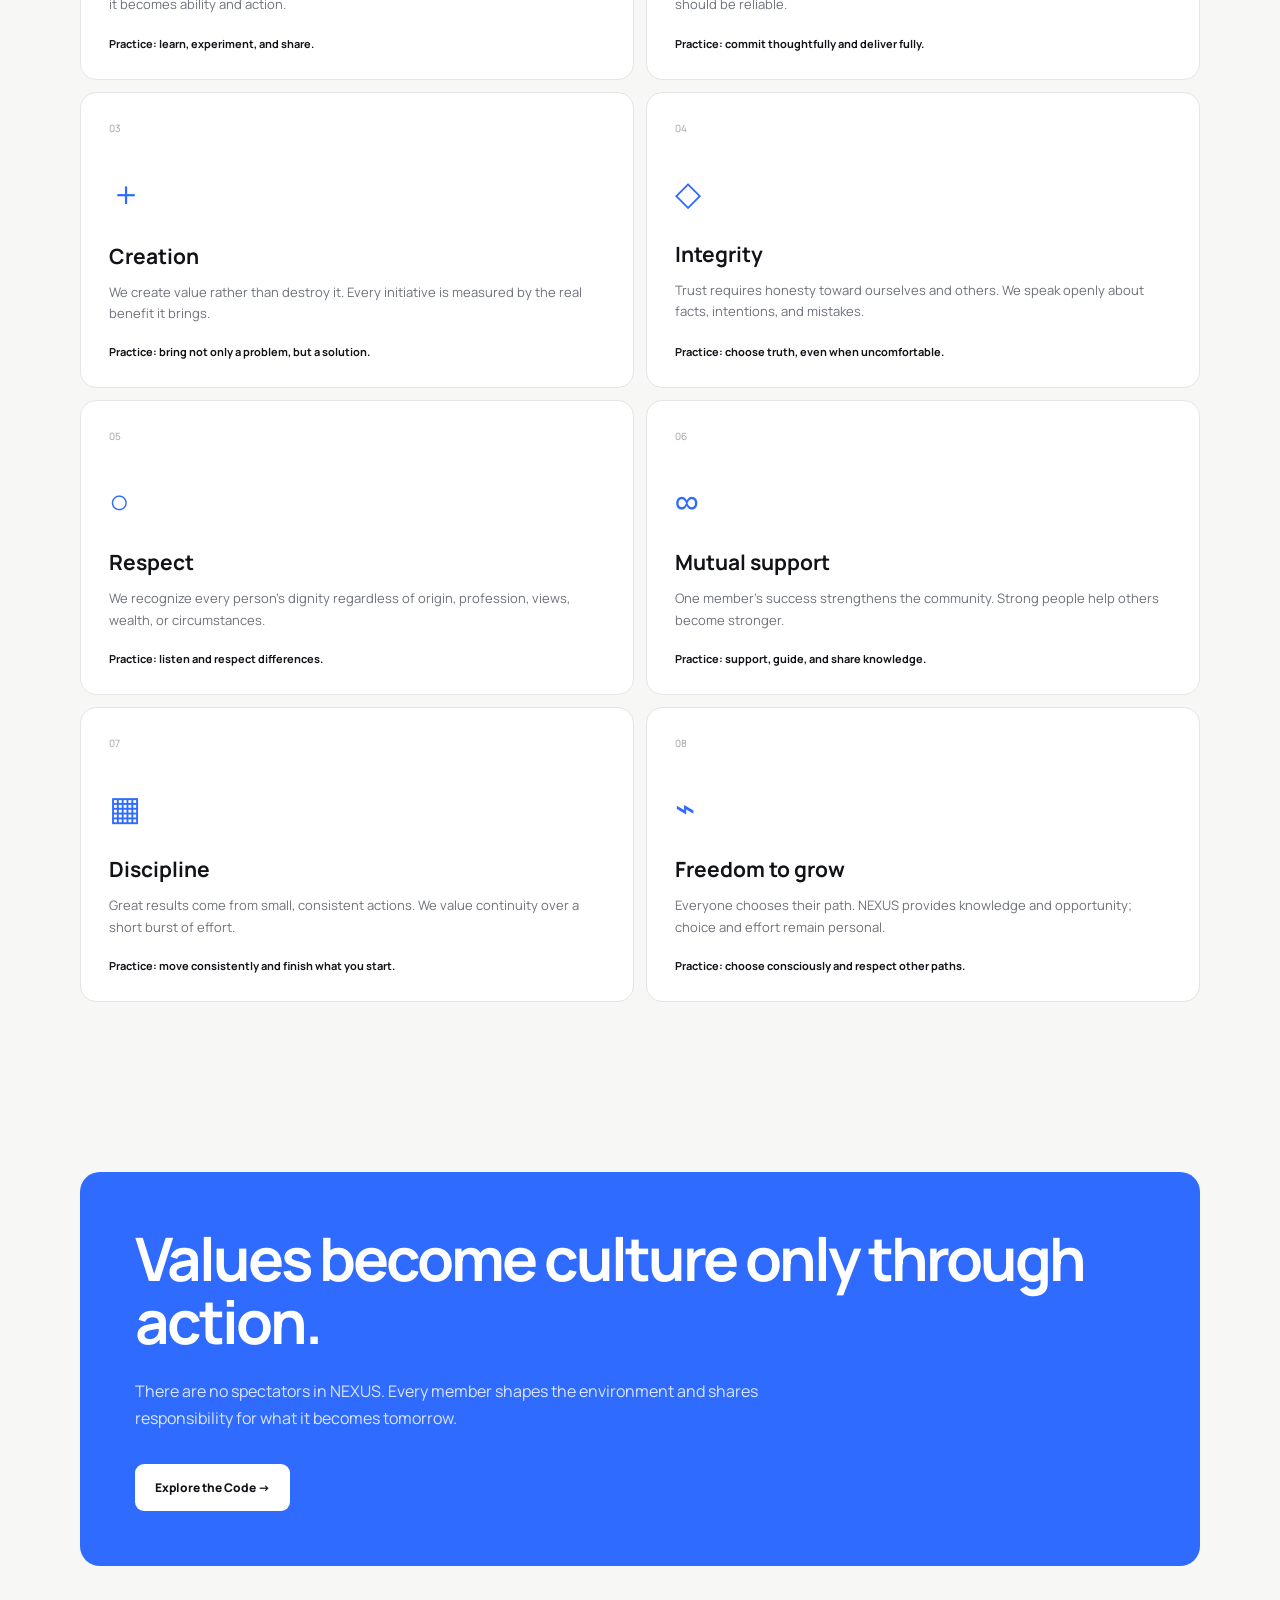
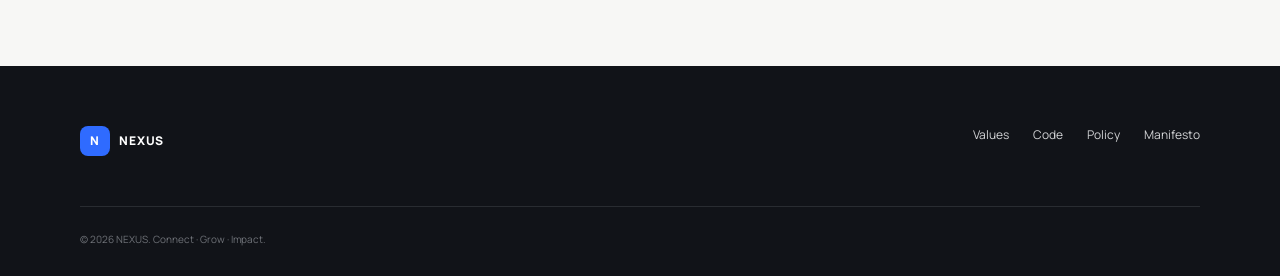
<file: values-en.html>
<!doctype html><html lang="en"><head><meta charset="UTF-8"><meta name="viewport" content="width=device-width,initial-scale=1"><title>Values — NEXUS</title><meta name="description" content="The values that shape the NEXUS community."><link rel="stylesheet" href="docs.css"><link rel="stylesheet" href="docs-fixes.css"><link rel="stylesheet" href="language.css"></head><body><header class="nav shell"><a class="brand" href="index-en.html"><span class="brand-mark">N</span><span>NEXUS</span></a><nav class="nav-links"><a href="values-en.html">Values</a><a href="code-en.html">Code</a><a href="policy-en.html">Policy</a><a href="manifesto-en.html">Manifesto</a></nav><div class="doc-actions"><div class="language-switch" aria-label="Language selector"><a href="values.html">RU</a><span class="active">EN</span></div><a class="back" href="index-en.html">← Back home</a></div></header><main><section class="doc-hero shell"><div class="kicker">Foundation of our culture / 01</div><h1>Values<br><span>that connect us.</span></h1><p class="intro">NEXUS values shape how we grow, make decisions, and treat one another. They are not a declaration, but a daily practice for every member.</p><div class="meta"><span>NEXUS document</span><span>8 values</span><span>Version 1.0 / 2026</span></div></section>
<section class="statement shell"><div class="statement-label">Core idea</div><blockquote>A person’s value is revealed through what they create for others. <span>By developing ourselves, we develop society.</span></blockquote></section>
<section class="content-section shell"><div class="section-head"><b>01</b><h2>Our inner compass</h2><p>Each value turns the NEXUS philosophy into clear action—in learning, work, projects, and relationships.</p></div><div class="card-grid">
<article class="doc-card"><span class="num">01</span><div class="symbol">↗</div><h3>Development</h3><p>Every day, we strive to become better than yesterday. Knowledge matters when it becomes ability and action.</p><small>Practice: learn, experiment, and share.</small></article>
<article class="doc-card"><span class="num">02</span><div class="symbol">◎</div><h3>Responsibility</h3><p>We own our decisions, words, actions, and influence. A member’s commitment should be reliable.</p><small>Practice: commit thoughtfully and deliver fully.</small></article>
<article class="doc-card"><span class="num">03</span><div class="symbol">＋</div><h3>Creation</h3><p>We create value rather than destroy it. Every initiative is measured by the real benefit it brings.</p><small>Practice: bring not only a problem, but a solution.</small></article>
<article class="doc-card"><span class="num">04</span><div class="symbol">◇</div><h3>Integrity</h3><p>Trust requires honesty toward ourselves and others. We speak openly about facts, intentions, and mistakes.</p><small>Practice: choose truth, even when uncomfortable.</small></article>
<article class="doc-card"><span class="num">05</span><div class="symbol">○</div><h3>Respect</h3><p>We recognize every person’s dignity regardless of origin, profession, views, wealth, or circumstances.</p><small>Practice: listen and respect differences.</small></article>
<article class="doc-card"><span class="num">06</span><div class="symbol">∞</div><h3>Mutual support</h3><p>One member’s success strengthens the community. Strong people help others become stronger.</p><small>Practice: support, guide, and share knowledge.</small></article>
<article class="doc-card"><span class="num">07</span><div class="symbol">▦</div><h3>Discipline</h3><p>Great results come from small, consistent actions. We value continuity over a short burst of effort.</p><small>Practice: move consistently and finish what you start.</small></article>
<article class="doc-card"><span class="num">08</span><div class="symbol">⌁</div><h3>Freedom to grow</h3><p>Everyone chooses their path. NEXUS provides knowledge and opportunity; choice and effort remain personal.</p><small>Practice: choose consciously and respect other paths.</small></article></div></section>
<section class="callout shell"><h2>Values become culture only through action.</h2><p>There are no spectators in NEXUS. Every member shapes the environment and shares responsibility for what it becomes tomorrow.</p><a href="code-en.html">Explore the Code →</a></section></main><footer class="footer"><div class="shell footer-row"><a class="brand" href="index-en.html" style="color:white"><span class="brand-mark">N</span><span>NEXUS</span></a><div class="footer-links"><a href="values-en.html">Values</a><a href="code-en.html">Code</a><a href="policy-en.html">Policy</a><a href="manifesto-en.html">Manifesto</a></div></div><div class="shell footer-bottom">© 2026 NEXUS. Connect · Grow · Impact.</div></footer></body></html>
</file>
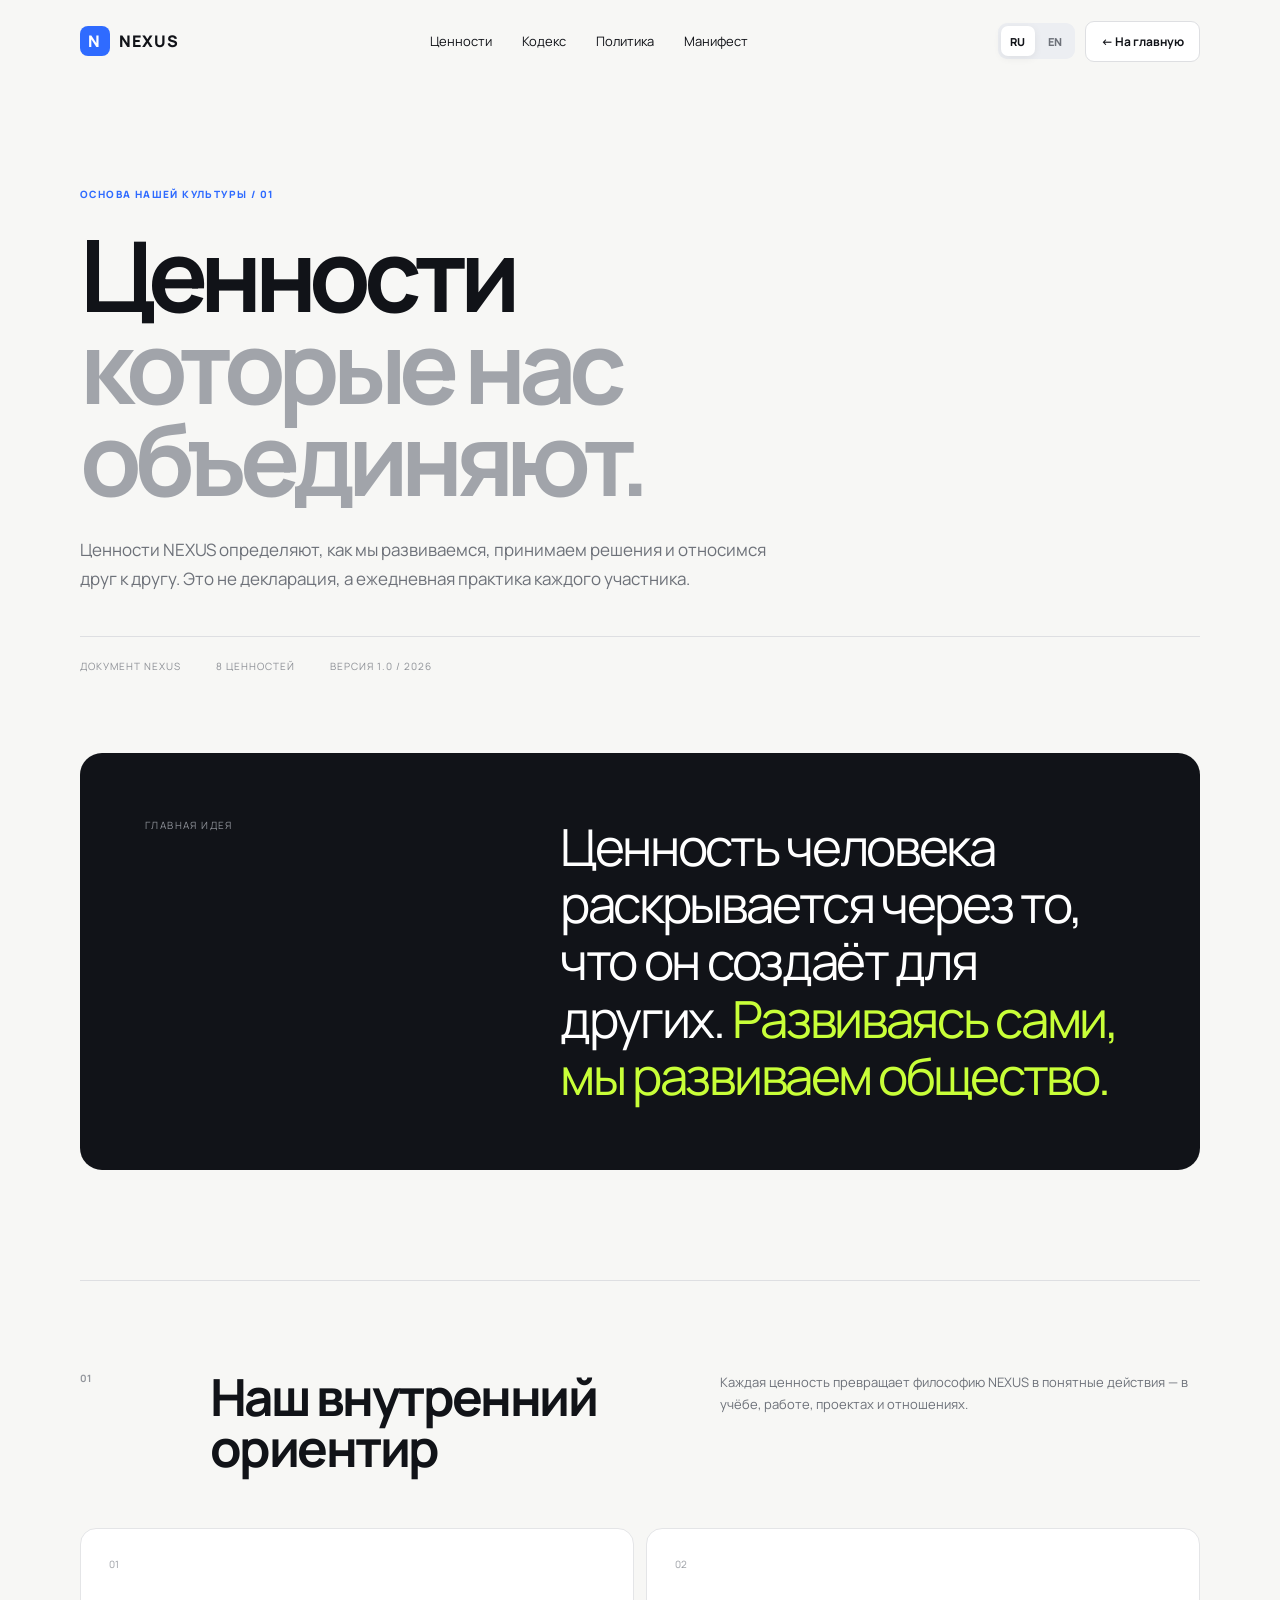
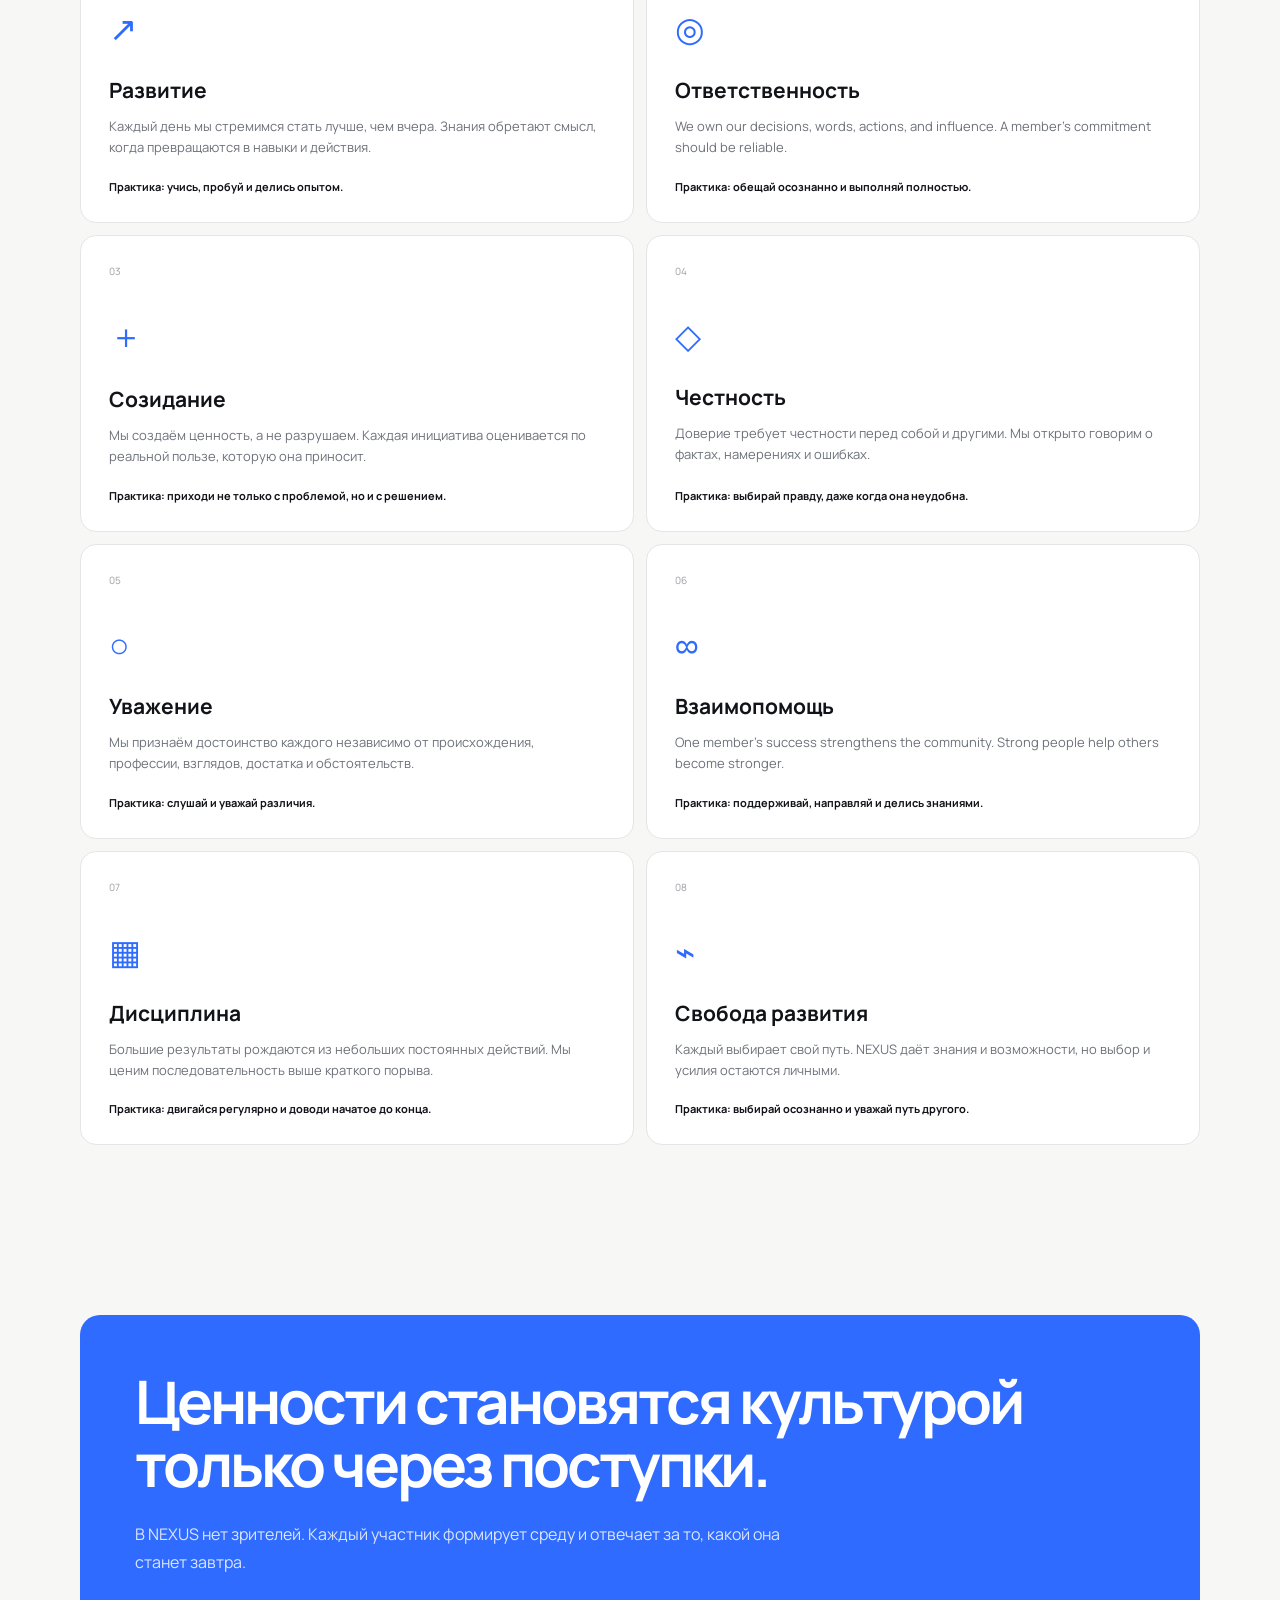
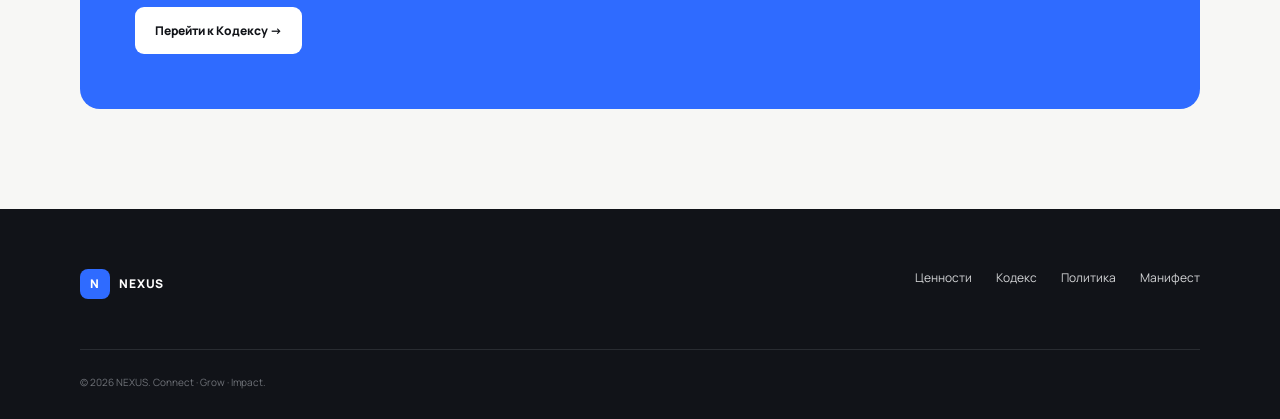
<file: values.html>
<!doctype html><html lang="ru"><head><meta charset="UTF-8"><meta name="viewport" content="width=device-width,initial-scale=1"><title>Ценности — NEXUS</title><meta name="description" content="Ценности, формирующие сообщество NEXUS."><link rel="stylesheet" href="docs.css"><link rel="stylesheet" href="docs-fixes.css"><link rel="stylesheet" href="language.css"></head><body><header class="nav shell"><a class="brand" href="index.html"><span class="brand-mark">N</span><span>NEXUS</span></a><nav class="nav-links"><a href="values.html">Ценности</a><a href="code.html">Кодекс</a><a href="policy.html">Политика</a><a href="manifesto.html">Манифест</a></nav><div class="doc-actions"><div class="language-switch" aria-label="Выбор языка"><span class="active">RU</span><a href="values-en.html">EN</a></div><a class="back" href="index.html">← На главную</a></div></header><main><section class="doc-hero shell"><div class="kicker">Основа нашей культуры / 01</div><h1>Ценности<br><span>которые нас объединяют.</span></h1><p class="intro">Ценности NEXUS определяют, как мы развиваемся, принимаем решения и относимся друг к другу. Это не декларация, а ежедневная практика каждого участника.</p><div class="meta"><span>Документ NEXUS</span><span>8 ценностей</span><span>Версия 1.0 / 2026</span></div></section>
<section class="statement shell"><div class="statement-label">Главная идея</div><blockquote>Ценность человека раскрывается через то, что он создаёт для других. <span>Развиваясь сами, мы развиваем общество.</span></blockquote></section>
<section class="content-section shell"><div class="section-head"><b>01</b><h2>Наш внутренний ориентир</h2><p>Каждая ценность превращает философию NEXUS в понятные действия — в учёбе, работе, проектах и отношениях.</p></div><div class="card-grid">
<article class="doc-card"><span class="num">01</span><div class="symbol">↗</div><h3>Развитие</h3><p>Каждый день мы стремимся стать лучше, чем вчера. Знания обретают смысл, когда превращаются в навыки и действия.</p><small>Практика: учись, пробуй и делись опытом.</small></article>
<article class="doc-card"><span class="num">02</span><div class="symbol">◎</div><h3>Ответственность</h3><p>We own our decisions, words, actions, and influence. A member’s commitment should be reliable.</p><small>Практика: обещай осознанно и выполняй полностью.</small></article>
<article class="doc-card"><span class="num">03</span><div class="symbol">＋</div><h3>Созидание</h3><p>Мы создаём ценность, а не разрушаем. Каждая инициатива оценивается по реальной пользе, которую она приносит.</p><small>Практика: приходи не только с проблемой, но и с решением.</small></article>
<article class="doc-card"><span class="num">04</span><div class="symbol">◇</div><h3>Честность</h3><p>Доверие требует честности перед собой и другими. Мы открыто говорим о фактах, намерениях и ошибках.</p><small>Практика: выбирай правду, даже когда она неудобна.</small></article>
<article class="doc-card"><span class="num">05</span><div class="symbol">○</div><h3>Уважение</h3><p>Мы признаём достоинство каждого независимо от происхождения, профессии, взглядов, достатка и обстоятельств.</p><small>Практика: слушай и уважай различия.</small></article>
<article class="doc-card"><span class="num">06</span><div class="symbol">∞</div><h3>Взаимопомощь</h3><p>One member’s success strengthens the community. Strong people help others become stronger.</p><small>Практика: поддерживай, направляй и делись знаниями.</small></article>
<article class="doc-card"><span class="num">07</span><div class="symbol">▦</div><h3>Дисциплина</h3><p>Большие результаты рождаются из небольших постоянных действий. Мы ценим последовательность выше краткого порыва.</p><small>Практика: двигайся регулярно и доводи начатое до конца.</small></article>
<article class="doc-card"><span class="num">08</span><div class="symbol">⌁</div><h3>Свобода развития</h3><p>Каждый выбирает свой путь. NEXUS даёт знания и возможности, но выбор и усилия остаются личными.</p><small>Практика: выбирай осознанно и уважай путь другого.</small></article></div></section>
<section class="callout shell"><h2>Ценности становятся культурой только через поступки.</h2><p>В NEXUS нет зрителей. Каждый участник формирует среду и отвечает за то, какой она станет завтра.</p><a href="code.html">Перейти к Кодексу →</a></section></main><footer class="footer"><div class="shell footer-row"><a class="brand" href="index.html" style="color:white"><span class="brand-mark">N</span><span>NEXUS</span></a><div class="footer-links"><a href="values.html">Ценности</a><a href="code.html">Кодекс</a><a href="policy.html">Политика</a><a href="manifesto.html">Манифест</a></div></div><div class="shell footer-bottom">© 2026 NEXUS. Connect · Grow · Impact.</div></footer></body></html>
</file>
<file: styles.css>
:root {
    --ink: #111318;
    --muted: #6d7179;
    --line: #dedfe2;
    --bg: #f7f7f5;
    --blue: #2f6bff;
    --lime: #c8ff38;
    --radius: 22px
}

* {
    box-sizing: border-box
}

html {
    scroll-behavior: smooth
}

body {
    margin: 0;
    background: var(--bg);
    color: var(--ink);
    font-family: Manrope, Arial, sans-serif;
    -webkit-font-smoothing: antialiased
}

.shell {
    width: min(1180px, calc(100% - 48px));
    margin: auto
}

.nav {
    height: 82px;
    display: flex;
    align-items: center;
    justify-content: space-between;
    position: relative;
    z-index: 20
}

.brand {
    display: flex;
    align-items: center;
    gap: 9px;
    font-size: 16px;
    font-weight: 800;
    letter-spacing: .07em;
    text-decoration: none;
    color: var(--ink)
}

.brand-mark {
    display: grid;
    place-items: center;
    width: 30px;
    height: 30px;
    border-radius: 8px;
    background: var(--blue);
    color: white;
    font-weight: 800
}

.nav-links {
    display: flex;
    gap: 32px
}

.nav-links a,
.footer a {
    font-size: 13px;
    color: var(--ink);
    text-decoration: none
}

.nav-actions {
    display: flex;
    align-items: center;
    gap: 12px
}

.lang {
    border: 0;
    background: transparent;
    font: 600 12px Manrope
}

.btn {
    display: inline-flex;
    align-items: center;
    justify-content: center;
    gap: 22px;
    height: 52px;
    padding: 0 22px;
    border-radius: 9px;
    text-decoration: none;
    font-weight: 700;
    font-size: 13px;
    transition: .25s
}

.btn span {
    font-size: 16px
}

.btn:hover {
    transform: translateY(-2px)
}

.btn-small {
    height: 40px;
    padding: 0 14px;
    gap: 12px
}

.btn-dark {
    background: var(--ink);
    color: white
}

.btn-blue {
    background: var(--blue);
    color: white;
    box-shadow: 0 8px 30px #2f6bff33
}

.btn-light {
    background: white;
    color: var(--ink);
    border: 1px solid var(--line)
}

.menu {
    display: none;
    background: none;
    border: 0
}

.hero {
    text-align: center;
    padding-top: 74px
}

.eyebrow,
.section-kicker {
    text-transform: uppercase;
    letter-spacing: .14em;
    font-weight: 700;
    font-size: 11px;
    color: #737780
}

.eyebrow {
    display: flex;
    justify-content: center;
    align-items: center;
    gap: 8px
}

.eyebrow i {
    width: 6px;
    height: 6px;
    border-radius: 50%;
    background: var(--blue);
    box-shadow: 0 0 0 5px #2f6bff18
}

.hero h1,
.section h2 {
    font-size: clamp(48px, 6.4vw, 86px);
    line-height: .98;
    letter-spacing: -.065em;
    margin: 24px 0
}

.hero h1 span,
.section h2 span {
    color: #9da0a7
}

.lead {
    font-size: 16px;
    line-height: 1.65;
    max-width: 660px;
    margin: 0 auto;
    color: var(--muted)
}

.hero-actions {
    display: flex;
    justify-content: center;
    gap: 10px;
    margin-top: 30px
}

.hero-stage {
    height: 455px;
    margin-top: 70px;
    background: #121419;
    border-radius: var(--radius);
    position: relative;
    overflow: hidden;
    color: white;
    display: grid;
    place-items: center
}

.hero-stage:after {
    content: "";
    position: absolute;
    inset: 0;
    background: radial-gradient(circle at center, #2f6bff32, transparent 46%)
}

.hero-word {
    position: relative;
    z-index: 2;
    font-weight: 800;
    font-size: clamp(80px, 16vw, 200px);
    letter-spacing: -.09em
}

.hero-word span {
    color: var(--blue)
}

.orbit {
    position: absolute;
    border: 1px solid #ffffff20;
    border-radius: 50%;
    z-index: 1
}

.orbit-a {
    width: 680px;
    height: 260px;
    transform: rotate(12deg)
}

.orbit-b {
    width: 510px;
    height: 430px;
    transform: rotate(-50deg)
}

.float-card {
    position: absolute;
    z-index: 4;
    background: #ffffff10;
    border: 1px solid #ffffff20;
    backdrop-filter: blur(12px);
    border-radius: 13px;
    padding: 13px 16px;
    text-align: left;
    display: grid;
    grid-template-columns: auto 1fr;
    column-gap: 10px
}

.float-card strong {
    font-size: 17px
}

.float-card small {
    font-size: 9px;
    color: #aaa;
    grid-column: 2
}

.card-one {
    left: 6%;
    top: 12%
}

.card-two {
    right: 6%;
    bottom: 12%
}

.avatar-stack {
    grid-row: 1/3
}

.avatar-stack b {
    display: inline-grid;
    place-items: center;
    width: 28px;
    height: 28px;
    border-radius: 50%;
    background: var(--blue);
    font-size: 8px;
    margin-right: -8px;
    border: 2px solid #16181d
}

.pulse {
    color: var(--lime);
    grid-row: 1/3
}

.stage-note {
    position: absolute;
    z-index: 3;
    left: 5%;
    bottom: 6%;
    text-align: left;
    font-size: 9px;
    letter-spacing: .2em;
    color: #74777d
}

.section {
    padding-top: 150px
}

.section-kicker {
    padding-bottom: 22px;
    border-bottom: 1px solid var(--line)
}

.split-head {
    display: grid;
    grid-template-columns: 1.25fr .75fr;
    gap: 80px;
    align-items: end
}

.split-head h2 {
    font-size: clamp(42px, 5vw, 67px);
    margin: 36px 0
}

.split-head p,
.solution-head p {
    color: var(--muted);
    line-height: 1.7;
    font-size: 14px;
    max-width: 430px;
    margin-bottom: 42px
}

.problem-grid {
    display: grid;
    grid-template-columns: repeat(3, 1fr);
    gap: 14px
}

.problem-grid article {
    background: white;
    border: 1px solid #e7e7e7;
    border-radius: 16px;
    padding: 24px;
    min-height: 280px;
    position: relative;
    transition: .3s
}

.problem-grid article:hover {
    transform: translateY(-6px);
    box-shadow: 0 20px 50px #1111
}

.problem-grid article>span,
.direction-grid article>span {
    font-size: 10px;
    color: #a4a6ab
}

.icon {
    font-size: 48px;
    margin: 48px 0 28px
}

.problem-grid h3,
.benefit-grid h3,
.steps h3,
.direction-grid h3 {
    font-size: 17px;
    margin: 0 0 10px
}

.problem-grid p,
.benefit-grid p,
.steps p,
.direction-grid p {
    font-size: 12px;
    color: var(--muted);
    line-height: 1.6
}

.dark-panel {
    background: #111318;
    color: white;
    border-radius: var(--radius);
    padding: 70px
}

.section-kicker.light {
    color: #9b9da2;
    border-color: #ffffff20
}

.solution-head {
    display: grid;
    grid-template-columns: 1.3fr .7fr;
    gap: 70px;
    align-items: end
}

.solution-head h2 {
    font-size: clamp(46px, 5vw, 68px)
}

.solution-head p {
    color: #a6a8ae
}

.path {
    position: relative;
    display: grid;
    grid-template-columns: repeat(5, 1fr);
    margin-top: 70px
}

.path-line {
    position: absolute;
    top: 18px;
    left: 3%;
    right: 7%;
    height: 1px;
    background: #42444b
}

.path-line i {
    display: block;
    width: 72%;
    height: 2px;
    background: var(--blue)
}

.path article {
    display: flex;
    flex-direction: column;
    gap: 7px;
    position: relative
}

.path article b {
    width: 36px;
    height: 36px;
    border: 1px solid #4f5158;
    border-radius: 50%;
    display: grid;
    place-items: center;
    background: #111318;
    font-size: 9px;
    margin-bottom: 18px
}

.path article:nth-of-type(-n+4) b {
    background: var(--blue);
    border-color: var(--blue)
}

.path article span {
    font-size: 13px;
    font-weight: 700
}

.path article small {
    font-size: 10px;
    color: #777a81
}

.center-head {
    text-align: center
}

.center-head .section-kicker {
    border: 0
}

.center-head h2 {
    font-size: clamp(45px, 5vw, 67px);
    margin: 18px 0
}

.center-head p {
    color: var(--muted);
    font-size: 14px
}

.benefit-grid {
    display: grid;
    grid-template-columns: .8fr 1.2fr;
    gap: 14px;
    margin-top: 55px
}

.benefit-feature,
.mini-grid article {
    background: white;
    border: 1px solid #e7e7e7;
    border-radius: 16px;
    padding: 22px
}

.feature-visual {
    height: 290px;
    border-radius: 11px;
    background: #121419;
    position: relative;
    overflow: hidden;
    display: grid;
    place-items: center;
    color: white
}

.feature-visual strong {
    text-align: center;
    font-size: 42px;
    line-height: .75;
    letter-spacing: -.06em;
    z-index: 2
}

.feature-visual strong span {
    color: var(--blue);
    font-size: 26px
}

.ring {
    position: absolute;
    border: 1px solid #2f6bff88;
    border-radius: 50%
}

.r1 {
    width: 240px;
    height: 240px
}

.r2 {
    width: 360px;
    height: 150px;
    transform: rotate(-30deg)
}

.benefit-feature h3 {
    font-size: 22px;
    margin-top: 24px
}

.benefit-feature a {
    display: inline-block;
    color: var(--ink);
    font-size: 11px;
    font-weight: 700;
    margin-top: 15px
}

.mini-grid {
    display: grid;
    grid-template-columns: repeat(2, 1fr);
    gap: 14px
}

.mini-grid article {
    min-height: 190px
}

.mini-icon {
    width: 44px;
    height: 44px;
    border-radius: 11px;
    display: grid;
    place-items: center;
    margin-bottom: 38px;
    font-size: 20px
}

.blue {
    background: #e3ebff;
    color: #2f6bff
}

.lime {
    background: #efffc8
}

.violet {
    background: #eee8ff
}

.orange {
    background: #ffead9
}

.pink {
    background: #ffe7ef
}

.cyan {
    background: #daf9fb
}

.steps {
    display: grid;
    grid-template-columns: repeat(6, 1fr);
    margin-top: 50px;
    position: relative
}

.steps:before {
    content: "";
    position: absolute;
    height: 1px;
    background: #cfd0d2;
    top: 40px;
    left: 1%;
    right: 1%
}

.steps article {
    position: relative;
    padding-right: 18px
}

.steps b {
    font-size: 10px;
    color: #8d9096
}

.step-dot {
    width: 11px;
    height: 11px;
    border: 3px solid var(--bg);
    background: #9b9da2;
    border-radius: 50%;
    margin: 22px 0 30px;
    box-shadow: 0 0 0 1px #9b9da2
}

.step-dot.active {
    background: var(--blue);
    box-shadow: 0 0 0 1px var(--blue), 0 0 0 7px #2f6bff1c
}

.direction-grid {
    display: grid;
    grid-template-columns: repeat(3, 1fr);
    gap: 12px;
    margin-top: 50px
}

.direction-grid article {
    min-height: 260px;
    padding: 23px;
    border-radius: 16px;
    position: relative
}

.direction-grid article div {
    font-size: 38px;
    margin: 50px 0 32px
}

.direction-grid article p {
    color: #30333a
}

.d-blue {
    background: #dfe8ff
}

.d-yellow {
    background: #f2f8bd
}

.d-coral {
    background: #ffded4
}

.d-violet {
    background: #eae0ff
}

.d-green {
    background: #d9f2e4
}

.d-orange {
    background: #ffe5ca
}

.direction-grid .d-dark {
    background: #16181d;
    color: white
}

.direction-grid .d-dark p {
    color: #aaa
}

.direction-grid .wide {
    grid-column: 2/4
}

.values .split-head {
    margin-bottom: 40px
}

.value-row {
    display: grid;
    grid-template-columns: 60px 1fr 1fr 30px;
    align-items: center;
    border-top: 1px solid var(--line);
    padding: 24px 5px
}

.value-row:last-child {
    border-bottom: 1px solid var(--line)
}

.value-row span {
    font-size: 10px;
    color: #999
}

.value-row h3 {
    font-size: 22px;
    margin: 0
}

.value-row p {
    font-size: 12px;
    color: var(--muted)
}

.value-row b {
    font-size: 22px;
    font-weight: 400
}

.map-panel {
    background: #111318;
    color: white;
    border-radius: var(--radius);
    display: grid;
    grid-template-columns: .8fr 1.2fr;
    overflow: hidden
}

.map-copy {
    padding: 65px
}

.map-copy h2 {
    font-size: clamp(42px, 4vw, 60px)
}

.map-copy p {
    font-size: 13px;
    color: #9b9da2;
    line-height: 1.7
}

.stats {
    display: flex;
    gap: 35px;
    margin-top: 55px
}

.stats div {
    display: flex;
    flex-direction: column
}

.stats strong {
    font-size: 32px
}

.stats small {
    font-size: 10px;
    color: #8a8d92
}

.map {
    display: grid;
    place-items: center;
    background: radial-gradient(circle at 50% 50%, #2f6bff22, transparent 50%)
}

.map svg {
    width: 95%;
    fill: #282b32
}

.map circle {
    fill: var(--blue);
    stroke: #84a5ff;
    stroke-width: 6;
    animation: pulse 2s infinite
}

@keyframes pulse {
    50% {
        stroke-width: 14;
        stroke-opacity: .1
    }
}

.manifest-card {
    min-height: 500px;
    background: var(--blue);
    color: white;
    border-radius: var(--radius);
    padding: 70px;
    position: relative;
    overflow: hidden
}

.manifest-card .section-kicker {
    width: 45%
}

.quote {
    position: absolute;
    right: 70px;
    top: 18px;
    font-family: Georgia;
    font-size: 190px;
    color: #ffffff24
}

.manifest-card blockquote {
    font-size: clamp(38px, 5vw, 65px);
    line-height: 1.08;
    letter-spacing: -.05em;
    margin: 65px 0 24px;
    position: relative;
    z-index: 2
}

.manifest-card blockquote em {
    color: var(--lime);
    font-style: normal
}

.manifest-card p {
    width: 48%;
    color: #d9e2ff;
    line-height: 1.7;
    font-size: 13px
}

.text-link {
    display: inline-flex;
    gap: 20px;
    color: white;
    font-size: 12px;
    font-weight: 700;
    margin-top: 25px
}

.manifest-orb {
    position: absolute;
    width: 430px;
    height: 430px;
    border: 1px solid #ffffff30;
    border-radius: 50%;
    right: -70px;
    bottom: -160px;
    box-shadow: 0 0 0 55px #ffffff08, 0 0 0 110px #ffffff07
}

.join {
    text-align: center;
    padding-bottom: 150px
}

.join-inner {
    background: white;
    border: 1px solid #e6e6e6;
    border-radius: var(--radius);
    padding: 90px 20px
}

.join h2 {
    font-size: clamp(48px, 6vw, 78px)
}

.join p {
    font-size: 14px;
    color: var(--muted)
}

.footer {
    background: #111318;
    color: white;
    padding-top: 70px
}

.footer-top {
    display: grid;
    grid-template-columns: 2fr repeat(3, 1fr);
    gap: 50px;
    padding-bottom: 70px
}

.brand.inverse {
    color: white
}

.footer-brand p {
    color: #85888e;
    font-size: 13px;
    line-height: 1.6;
    margin-top: 25px
}

.footer h4 {
    font-size: 11px;
    text-transform: uppercase;
    letter-spacing: .1em;
    color: #75787e;
    margin: 6px 0 25px
}

.footer-top>div:not(:first-child) {
    display: flex;
    flex-direction: column;
    gap: 14px
}

.footer a {
    color: #d3d4d6
}

.footer-bottom {
    border-top: 1px solid #292c31;
    padding: 25px 0 35px;
    display: flex;
    justify-content: space-between;
    color: #6f7278;
    font-size: 10px
}

.reveal {
    opacity: 0;
    transform: translateY(25px);
    transition: opacity .7s, transform .7s
}

.reveal.visible {
    opacity: 1;
    transform: none
}

@media(max-width:800px) {
    .shell {
        width: min(100% - 28px, 1180px)
    }

    .nav-links,
    .nav-actions {
        display: none
    }

    .menu {
        display: block
    }

    .menu span {
        display: block;
        width: 22px;
        height: 2px;
        background: #111;
        margin: 5px
    }

    .hero {
        padding-top: 45px
    }

    .hero h1 {
        font-size: 48px
    }

    .hero-stage {
        height: 340px;
        margin-top: 45px
    }

    .float-card {
        transform: scale(.8)
    }

    .card-one {
        left: 0
    }

    .card-two {
        right: 0
    }

    .section {
        padding-top: 95px
    }

    .split-head,
    .solution-head,
    .benefit-grid,
    .map-panel {
        grid-template-columns: 1fr;
        gap: 5px
    }

    .problem-grid,
    .direction-grid {
        grid-template-columns: 1fr
    }

    .dark-panel,
    .map-copy,
    .manifest-card {
        padding: 35px 24px
    }

    .path {
        grid-template-columns: 1fr;
        margin-top: 40px;
        gap: 25px
    }

    .path-line {
        top: 0;
        bottom: 0;
        left: 17px;
        width: 1px;
        height: auto
    }

    .path article {
        padding-left: 55px
    }

    .path article b {
        position: absolute;
        left: 0;
        margin: 0
    }

    .mini-grid {
        grid-template-columns: 1fr
    }

    .steps {
        grid-template-columns: repeat(2, 1fr);
        gap: 35px
    }

    .steps:before {
        display: none
    }

    .direction-grid .wide {
        grid-column: auto
    }

    .value-row {
        grid-template-columns: 35px 1fr 25px
    }

    .value-row p {
        display: none
    }

    .map {
        min-height: 280px
    }

    .manifest-card .section-kicker,
    .manifest-card p {
        width: 100%
    }

    .manifest-orb {
        opacity: .5
    }

    .footer-top {
        grid-template-columns: 1fr 1fr
    }

    .footer-brand {
        grid-column: 1/3
    }

    .footer-bottom {
        gap: 25px
    }

    .hero-actions {
        flex-wrap: wrap
    }
}

@media(max-width:450px) {
    .hero h1 {
        font-size: 41px
    }

    .hero-word {
        font-size: 72px
    }

    .card-two {
        bottom: 7%
    }

    .split-head h2,
    .center-head h2 {
        font-size: 40px
    }

    .problem-grid article {
        min-height: 240px
    }

    .steps {
        grid-template-columns: 1fr 1fr
    }

    .stats {
        gap: 18px
    }

    .stats strong {
        font-size: 25px
    }

    .footer-top {
        gap: 35px 15px
    }

    .footer-bottom {
        flex-direction: column
    }
}
</file>
<file: language.css>
.language-switch{display:inline-flex;align-items:center;gap:3px;padding:3px;background:#eceef2;border-radius:9px;font-size:11px;font-weight:800}.language-switch a,.language-switch span{display:grid;place-items:center;min-width:34px;height:30px;padding:0 8px;border-radius:7px;color:#6d7179;text-decoration:none}.language-switch .active{background:#fff;color:#111318;box-shadow:0 2px 8px #1111}.doc-actions{display:flex;align-items:center;gap:10px}.mobile-nav-tools{display:none;align-items:center;gap:8px}@media(max-width:800px){.mobile-nav-tools{display:flex}.mobile-nav-tools .menu{display:block}.manifest-card .text-link{position:relative;z-index:5;display:flex;width:100%;min-height:48px;align-items:center;justify-content:space-between;padding:0 16px;margin-top:28px;border:1px solid #ffffff55;border-radius:9px;text-decoration:none}.manifest-card .manifest-orb{pointer-events:none}}@media(max-width:560px){.doc-actions .back{font-size:0}.doc-actions .back:first-letter{font-size:15px}}
</file>
<file: platform/app.css>
:root{--ink:#111318;--muted:#737780;--line:#e2e4e8;--bg:#f5f6f8;--blue:#2f6bff;--lime:#c8ff38}*{box-sizing:border-box}body{margin:0;font-family:Manrope,Arial,sans-serif;color:var(--ink);background:var(--bg)}button,input{font:inherit}.hidden{display:none!important}.logo{display:flex;align-items:center;gap:10px;color:inherit;text-decoration:none;font-weight:800;letter-spacing:.08em}.logo b{width:34px;height:34px;border-radius:9px;background:var(--blue);color:#fff;display:grid;place-items:center}.auth{min-height:100vh;display:grid;grid-template-columns:1.1fr .9fr;background:white}.auth-cover{background:#111318;color:white;padding:45px 7vw;display:flex;flex-direction:column;justify-content:space-between;overflow:hidden}.auth-cover h1{font-size:clamp(52px,6vw,84px);line-height:.95;letter-spacing:-.07em;margin:20px 0}.auth-cover h1 span{color:#6d91ff}.auth-cover p{color:#999;max-width:500px;line-height:1.7}.auth-cover small,.auth-box small,.step small,.page small{font-size:9px;letter-spacing:.13em;font-weight:800;color:#858992}.cover-list{display:flex;gap:30px;font-size:9px;color:#74777d}.auth-box{display:grid;place-items:center;padding:35px}.auth-box form{width:min(420px,100%)}.auth-box h2{font-size:36px;letter-spacing:-.05em;margin:14px 0 8px}.auth-box p,.step p,.page-head p{font-size:12px;color:var(--muted)}label{display:grid;gap:7px;font-size:10px;font-weight:700;margin:15px 0}input{border:1px solid var(--line);background:#fafafa;border-radius:9px;padding:13px;outline:none}.primary,.secondary{border:0;border-radius:9px;padding:13px 17px;font-size:11px;font-weight:800;cursor:pointer}.primary{background:var(--blue);color:white}.secondary{background:white;border:1px solid var(--line)}.auth-box .primary{width:100%;margin-top:8px}.auth-box em{display:block;text-align:center;font-size:8px;color:#999;margin:13px}.auth-box em a{color:var(--ink)}.demo{display:block;margin:auto;border:0;background:none;text-decoration:underline;font-size:10px}.onboard{min-height:100vh;background:#fff}.onboard header{height:80px;display:flex;align-items:center;justify-content:space-between;padding:0 6vw}.onboard header>span{font-size:10px;color:#888}.progress{height:3px;background:#eee}.progress i{display:block;width:33.3%;height:100%;background:var(--blue);transition:.3s}.onboard main{width:min(720px,calc(100% - 30px));margin:auto;padding:90px 0}.step{display:none}.step.active{display:block}.step h2{font-size:clamp(38px,5vw,58px);letter-spacing:-.06em;margin:17px 0 8px}.choices{display:grid;grid-template-columns:1fr 1fr;gap:9px;margin-top:35px}.choices button{border:1px solid var(--line);background:#fafafa;border-radius:10px;padding:17px;text-align:left;font-size:12px}.choices button.selected{border-color:var(--blue);background:#edf2ff;color:var(--blue);font-weight:700}.step-actions{display:flex;justify-content:space-between;margin-top:45px}.step-actions button:disabled{opacity:.4}.app>aside{position:fixed;inset:0 auto 0 0;width:225px;background:#121419;color:white;padding:25px 15px;display:flex;flex-direction:column;z-index:20}.light{margin:0 12px 35px}.app nav{display:grid;gap:5px}.app nav button{border:0;background:none;color:#858991;padding:12px;display:flex;align-items:center;gap:13px;border-radius:9px;text-align:left;font-size:12px}.app nav button span{flex:1}.app nav button em{font-style:normal;background:var(--blue);color:white;border-radius:9px;padding:2px 6px;font-size:8px}.app nav button.active,.app nav button:hover{background:#24272e;color:white}.user{margin-top:auto;border-top:1px solid #2b2d32;padding:20px 7px 0;display:flex;gap:10px;align-items:center}.avatar{width:36px;height:36px;border-radius:50%;background:linear-gradient(135deg,#2f6bff,#91adff);color:#fff;display:grid;place-items:center;font-weight:800}.user div:last-child{display:grid}.user b{font-size:10px}.user small{font-size:8px;color:#777}.workspace{margin-left:225px}.workspace>header{height:70px;background:white;border-bottom:1px solid var(--line);display:flex;align-items:center;justify-content:space-between;padding:0 3vw;position:sticky;top:0;z-index:10}.search{color:#999}.search input{border:0;background:none;width:230px}.score{font-size:12px;color:var(--blue)}.score small{color:#888}.workspace>main{padding:38px 3vw 80px;max-width:1450px;margin:auto}.page{display:none}.page.active{display:block}.page-head,.panel-title,.section-title{display:flex;justify-content:space-between;align-items:flex-end}.page-head{margin-bottom:28px}.page h1{font-size:clamp(36px,4vw,52px);letter-spacing:-.06em;margin:9px 0 5px}.page h1 span{color:var(--blue)}.page time{font-size:10px;color:#888}.stats{display:grid;grid-template-columns:repeat(4,1fr);gap:9px}.stats>div,.panel{background:white;border:1px solid var(--line);border-radius:13px;padding:19px}.stats b{display:block;font-size:28px;margin:11px 0}.stats sup{font-size:11px;color:#888}.stats>div>i,.bar{height:4px;background:#eee;display:block;border-radius:3px}.stats>div>i span,.bar span{height:100%;display:block;background:var(--blue);border-radius:3px}.stats em{display:block;font-size:8px;color:#888;margin-top:9px;font-style:normal}.dashboard{display:grid;grid-template-columns:1.5fr .65fr;gap:9px;margin-top:9px}.panel h2,.section-title h2{font-size:18px;margin:7px 0}.panel-title button,.section-title button{border:0;background:none;font-size:9px}.focus{display:grid;grid-template-columns:85px 1fr auto;gap:15px;align-items:center;background:#f5f7fc;padding:13px;border-radius:10px;margin:17px 0}.focus-art{height:70px;background:#151820;color:#fff;border-radius:8px;display:grid;place-items:center;font-size:28px;font-weight:800;position:relative}.focus-art i{position:absolute;right:8px;top:7px;color:var(--blue);font-size:12px}.focus h3{font-size:13px;margin:6px 0}.focus p{font-size:8px;color:#777}.focus>button{width:34px;height:34px;border:0;background:var(--blue);color:#fff;border-radius:50%}.tasks label{display:flex;grid-template-columns:auto 1fr;gap:10px;padding:12px 4px;border-top:1px solid #eee;margin:0}.tasks input{display:none}.tasks label>i{width:18px;height:18px;border:1px solid #ccc;border-radius:50%}.tasks input:checked+i{background:var(--blue);box-shadow:inset 0 0 0 5px white}.tasks label span{display:grid}.tasks b{font-size:10px}.tasks small{font-size:7px;margin-top:3px}.ring{width:150px;height:150px;border:9px solid #e9edfa;border-top-color:var(--blue);border-right-color:var(--blue);border-radius:50%;margin:25px auto;display:grid;place-content:center;text-align:center}.ring strong{font-size:27px}.ring span{font-size:8px;color:#999}.contribution ul{list-style:none;padding:0}.contribution li{display:flex;font-size:9px;margin:9px}.contribution li i{width:7px;height:7px;border-radius:50%;margin-right:8px}.contribution li b{margin-left:auto}.blue{background:var(--blue)}.lime{background:var(--lime)}.violet{background:#8b6cff}.contribution>p{font-size:8px;background:#f4f5f8;padding:10px;border-radius:7px}.section-title{margin:32px 0 14px}.cards{display:grid;grid-template-columns:repeat(3,1fr);gap:9px}.card{background:white;border:1px solid var(--line);border-radius:13px;overflow:hidden}.card-cover{height:130px;background:linear-gradient(135deg,#172040,#386ff2);padding:14px;color:white;display:flex;align-items:flex-end}.card-cover.green{background:linear-gradient(135deg,#173c31,#3fb789)}.card-cover.orange{background:linear-gradient(135deg,#52291b,#ff8658)}.card-cover.lime{background:#d9ff7e;color:#111;display:grid;place-items:center;font-size:35px}.card-cover.dark{background:#151820;display:grid;place-items:center;font-size:35px}.card-cover span{font-size:8px;background:#ffffff20;padding:5px 7px;border-radius:6px}.card-body{padding:17px}.card h3{font-size:13px;margin:0 0 7px}.card p{font-size:8px;line-height:1.6;color:#777}.meta{display:flex;justify-content:space-between;border-top:1px solid #eee;padding-top:11px;margin-top:12px;font-size:7px;color:#888}.card button{width:100%;border:1px solid var(--line);background:white;border-radius:7px;padding:9px;font-size:8px;font-weight:800;margin-top:12px}.goal{background:#111318;color:white;border-radius:16px;padding:34px;display:flex;justify-content:space-between;align-items:center}.goal h2{font-size:28px;margin:10px 0}.goal p{font-size:9px;color:#999}.goal>b{width:110px;height:110px;border:7px solid var(--blue);border-radius:50%;display:grid;place-content:center;font-size:23px;text-align:center}.goal>b span{font-size:7px;color:#999}.subhead{margin:30px 0 15px}.road{display:grid;gap:8px}.road>div{background:white;border:1px solid var(--line);border-radius:12px;padding:18px;display:grid;grid-template-columns:45px 1fr auto;gap:15px;align-items:center}.road>div>b{width:40px;height:40px;border:1px solid #ddd;border-radius:50%;display:grid;place-items:center;font-size:10px}.road .complete>b,.road .current>b{background:var(--blue);color:white}.road h3{font-size:13px;margin:4px 0}.road p{font-size:8px;color:#888}.road em{font-size:8px;color:#888;font-style:normal}.filters{display:flex;gap:5px;margin-bottom:18px}.filters button{border:1px solid var(--line);background:white;border-radius:8px;padding:8px 13px;font-size:9px}.filters .active{background:var(--ink);color:white}.feed{max-width:760px}.composer,.post{background:white;border:1px solid var(--line);border-radius:12px;padding:15px;margin-bottom:9px}.composer{display:flex;align-items:center;gap:11px}.composer span{flex:1;background:#f5f5f5;border-radius:20px;padding:11px;color:#999;font-size:9px}.post-head{display:flex;gap:10px;align-items:center}.post-head span{display:grid}.post-head b{font-size:10px}.post-head small{font-size:7px}.post>p{font-size:10px;line-height:1.7}.post-actions{border-top:1px solid #eee;padding-top:10px;display:flex;gap:15px}.post-actions button{border:0;background:none;font-size:8px;color:#777}.cover{height:180px;border-radius:16px;background:linear-gradient(120deg,#121419,#284077,#2f6bff)}.profile-head{display:flex;gap:18px;align-items:center;margin:-42px 25px 35px}.avatar.large{width:85px;height:85px;border:5px solid var(--bg);font-size:25px}.profile-head h1{font-size:24px;margin:0}.profile-head p{font-size:9px;color:#777}.profile-head span{font-size:7px;background:#e8edfa;padding:5px 8px;border-radius:10px}.profile-head i{font-style:normal}.profile-grid{display:grid;grid-template-columns:1fr 1fr;gap:9px}.profile-grid p{font-size:10px;color:#777;line-height:1.7}.tags{display:flex;gap:5px;flex-wrap:wrap}.tags span{font-size:8px;background:#e8edfa;padding:6px 9px;border-radius:12px}.badges{display:grid;grid-template-columns:repeat(3,1fr);gap:7px}.badges div{border:1px solid var(--line);border-radius:9px;padding:13px;text-align:center;display:grid;color:var(--blue);font-size:22px}.badges b{font-size:8px;color:var(--ink);margin-top:6px}.badges small{font-size:6px}.badges .locked{filter:grayscale(1);opacity:.4}.logout{margin-top:20px;border:0;background:none;color:#e44;font-size:9px}.modal{position:fixed;inset:0;background:#0b0d12aa;display:grid;place-items:center;padding:20px;z-index:100}.modal>div{width:min(480px,100%);background:white;border-radius:15px;padding:27px;position:relative}.modal>div>button{position:absolute;right:15px;top:10px;border:0;background:none;font-size:24px}.modal h2{font-size:24px}.modal p{font-size:10px;color:#777;line-height:1.7}.modal textarea,.modal input{width:100%;border:1px solid var(--line);border-radius:8px;padding:11px;margin:7px 0}.modal textarea{height:110px}.modal .primary{width:100%;margin-top:8px}#toast{position:fixed;right:20px;bottom:20px;background:#111;color:#fff;padding:13px 18px;border-radius:9px;font-size:9px;z-index:150;opacity:0;transform:translateY(80px);transition:.3s}#toast.show{opacity:1;transform:none}#menu{display:none}@media(max-width:950px){.stats{grid-template-columns:1fr 1fr}.dashboard{grid-template-columns:1fr}.contribution{display:none}.cards{grid-template-columns:1fr 1fr}}@media(max-width:720px){.auth{grid-template-columns:1fr}.auth-cover{min-height:350px;padding:30px}.auth-cover h1{font-size:48px}.cover-list{display:none}.auth-box{padding:45px 20px}.choices{grid-template-columns:1fr}.onboard main{padding:55px 0}.app>aside{transform:translateX(-100%);transition:.25s}.app>aside.open{transform:none}.workspace{margin-left:0}#menu{display:block;border:0;background:none;font-size:19px}.search{display:none}.workspace>main{padding:25px 14px 60px}.page-head{align-items:flex-start;gap:12px}.page time{display:none}.cards{grid-template-columns:1fr}.goal{padding:25px}.goal>b{display:none}.road>div{grid-template-columns:40px 1fr}.road em{display:none}.profile-grid{grid-template-columns:1fr}.focus{grid-template-columns:65px 1fr}.focus>button{display:none}}@media(max-width:430px){.stats{grid-template-columns:1fr}.page-head{flex-direction:column}.page h1{font-size:37px}}
</file>
<file: docs.css>
@import url('https://fonts.googleapis.com/css2?family=Manrope:wght@400;500;600;700;800&display=swap');
:root{--ink:#111318;--muted:#6d7179;--line:#dedfe2;--bg:#f7f7f5;--blue:#2f6bff;--lime:#c8ff38}*{box-sizing:border-box}html{scroll-behavior:smooth}body{margin:0;background:var(--bg);color:var(--ink);font-family:Manrope,Arial,sans-serif;-webkit-font-smoothing:antialiased}.shell{width:min(1120px,calc(100% - 48px));margin:auto}.nav{height:82px;display:flex;align-items:center;justify-content:space-between}.brand{display:flex;align-items:center;gap:9px;color:var(--ink);text-decoration:none;font-weight:800;letter-spacing:.07em}.brand-mark{display:grid;place-items:center;width:30px;height:30px;border-radius:8px;background:var(--blue);color:#fff}.nav-links{display:flex;gap:30px}.nav-links a{font-size:13px;text-decoration:none;color:var(--ink)}.back{display:inline-flex;align-items:center;gap:10px;padding:11px 15px;background:#fff;border:1px solid var(--line);border-radius:9px;color:var(--ink);font-size:12px;font-weight:700;text-decoration:none}.doc-hero{padding:105px 0 80px}.kicker{text-transform:uppercase;letter-spacing:.14em;font-size:10px;font-weight:800;color:var(--blue)}h1{max-width:950px;font-size:clamp(55px,8vw,100px);line-height:.92;letter-spacing:-.075em;margin:27px 0 32px}h1 span{color:#a1a4aa}.intro{max-width:700px;font-size:17px;line-height:1.7;color:var(--muted)}.meta{display:flex;gap:35px;margin-top:42px;padding-top:22px;border-top:1px solid var(--line);font-size:10px;text-transform:uppercase;letter-spacing:.1em;color:#8d9096}.statement{background:#111318;color:white;border-radius:22px;padding:65px;margin-bottom:110px;display:grid;grid-template-columns:.75fr 1.25fr;gap:70px}.statement-label{font-size:10px;text-transform:uppercase;letter-spacing:.14em;color:#8e9198}.statement blockquote{font-size:clamp(30px,4vw,52px);line-height:1.12;letter-spacing:-.045em;margin:0}.statement blockquote span{color:var(--lime)}.content-section{padding:90px 0;border-top:1px solid var(--line)}.section-head{display:grid;grid-template-columns:100px 1fr 1fr;gap:30px;margin-bottom:55px}.section-head b{font-size:10px;color:#92959b}.section-head h2{font-size:clamp(35px,4vw,54px);line-height:1;letter-spacing:-.05em;margin:0}.section-head p{font-size:13px;color:var(--muted);line-height:1.7;margin:0}.card-grid{display:grid;grid-template-columns:repeat(2,1fr);gap:12px}.doc-card{background:#fff;border:1px solid #e4e5e7;border-radius:16px;padding:28px;min-height:245px;display:flex;flex-direction:column}.doc-card .num{font-size:10px;color:#9a9da3}.doc-card .symbol{font-size:34px;color:var(--blue);margin:34px 0 25px}.doc-card h3{font-size:21px;margin:0 0 12px}.doc-card p{font-size:13px;line-height:1.65;color:var(--muted);margin:0}.doc-card small{display:block;margin-top:auto;padding-top:20px;color:var(--ink);font-size:11px;font-weight:700}.principles{counter-reset:item}.principle{counter-increment:item;display:grid;grid-template-columns:70px 1fr;gap:25px;padding:26px 0;border-top:1px solid var(--line)}.principle:last-child{border-bottom:1px solid var(--line)}.principle:before{content:counter(item,decimal-leading-zero);font-size:10px;color:#999}.principle h3{font-size:22px;margin:0 0 8px}.principle p{font-size:13px;line-height:1.7;color:var(--muted);margin:0;max-width:730px}.callout{margin:80px 0;background:var(--blue);color:#fff;border-radius:20px;padding:55px}.callout h2{font-size:clamp(34px,5vw,60px);line-height:1.05;letter-spacing:-.05em;margin:0 0 25px}.callout p{max-width:680px;color:#dce5ff;line-height:1.7}.callout a{display:inline-flex;background:#fff;color:var(--ink);padding:15px 20px;border-radius:9px;text-decoration:none;font-size:12px;font-weight:800;margin-top:15px}.policy-list{display:grid;gap:12px}.policy-item{background:#fff;border:1px solid #e4e5e7;border-radius:16px;padding:32px;display:grid;grid-template-columns:70px 1fr;gap:24px}.policy-item>span{width:42px;height:42px;display:grid;place-items:center;border-radius:11px;background:#e6edff;color:var(--blue);font-weight:800;font-size:12px}.policy-item h3{font-size:22px;margin:4px 0 12px}.policy-item p,.policy-item li{font-size:13px;line-height:1.75;color:var(--muted)}.policy-item ul{padding-left:18px;margin-bottom:0}.footer{margin-top:100px;background:#111318;color:#fff;padding:60px 0 30px}.footer-row{display:flex;justify-content:space-between;gap:30px}.footer p{color:#777b83;font-size:11px}.footer-links{display:flex;gap:24px}.footer a{color:#d3d4d6;text-decoration:none;font-size:12px}.footer-bottom{border-top:1px solid #292c31;margin-top:50px;padding-top:25px;color:#6f7278;font-size:10px}@media(max-width:760px){.shell{width:calc(100% - 28px)}.nav-links{display:none}.doc-hero{padding-top:65px}h1{font-size:55px}.statement,.section-head{grid-template-columns:1fr;gap:25px}.statement{padding:35px 25px}.card-grid{grid-template-columns:1fr}.content-section{padding:65px 0}.policy-item{grid-template-columns:1fr}.footer-row{flex-direction:column}.footer-links{flex-wrap:wrap}.meta{flex-wrap:wrap}}
</file>
<file: docs-fixes.css>
.callout.shell{margin-left:auto;margin-right:auto}
</file>
